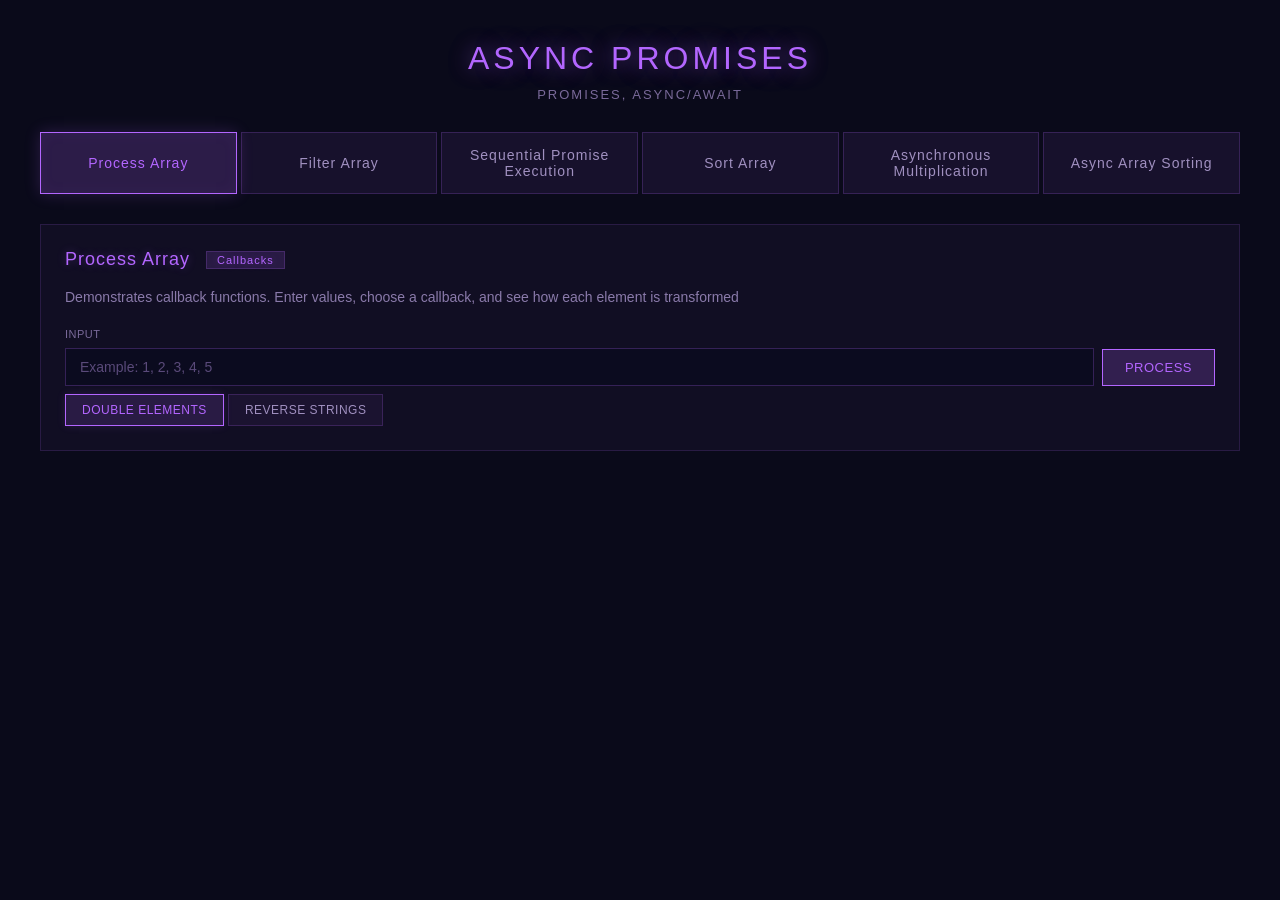
<file: AsyncPromises/index.html>
<!doctype html>
<html lang="en">
<head>
    <meta charset="UTF-8" />
    <meta name="viewport" content="width=device-width, initial-scale=1.0" />
    <title>Async Promises</title>
    <link rel="stylesheet" href="styles/reset.css" />
    <link rel="stylesheet" href="styles/layout.css" />
    <link rel="stylesheet" href="styles/components.css" />
    <link rel="stylesheet" href="styles/tasks.css" />
</head>
<body>
    <div class="container">
        <h1>Async Promises</h1>
        <div class="subtitle">Promises, async/await</div>

        <div class="tabs">
            <button class="tab-btn active" data-tab="process-array">Process Array</button>
            <button class="tab-btn" data-tab="filter-array">Filter Array</button>
            <button class="tab-btn" data-tab="promise-chain">Sequential Promise Execution</button>
            <button class="tab-btn" data-tab="sort-array">Sort Array</button>
            <button class="tab-btn" data-tab="multiply-async">Asynchronous Multiplication</button>
            <button class="tab-btn" data-tab="async-sort">Async Array Sorting</button>
        </div>

        <div id="process-array" class="tab-content active"></div>
        <div id="filter-array" class="tab-content"></div>
        <div id="promise-chain" class="tab-content"></div>
        <div id="sort-array" class="tab-content"></div>
        <div id="multiply-async" class="tab-content"></div>
        <div id="async-sort" class="tab-content"></div>
    </div>

    <script src="src/core/constants.js"></script>
    <script src="src/core/parser.js"></script>
    <script src="src/core/validation.js"></script>
    <script src="src/core/ui.js"></script>
    <script src="src/core/dom.js"></script>
    <script src="src/core/helpers.js"></script>
    <script src="src/callbacks/processArray.js"></script>
    <script src="src/callbacks/filterArray.js"></script>
    <script src="src/promises/chores.js"></script>
    <script src="src/promises/sortArray.js"></script>
    <script src="src/promises/multiplyAsync.js"></script>
    <script src="src/app.js"></script>
    <script src="src/renderers/renderProcessArray.js"></script>
    <script src="src/renderers/renderFilterArray.js"></script>
    <script src="src/renderers/renderPromiseChain.js"></script>
    <script src="src/renderers/renderSortArray.js"></script>
    <script src="src/renderers/renderMultiplyAsync.js"></script>
    <script src="src/renderers/renderAsyncSort.js"></script>
    <script src="src/main.js"></script>
</body>
</html>
</file>
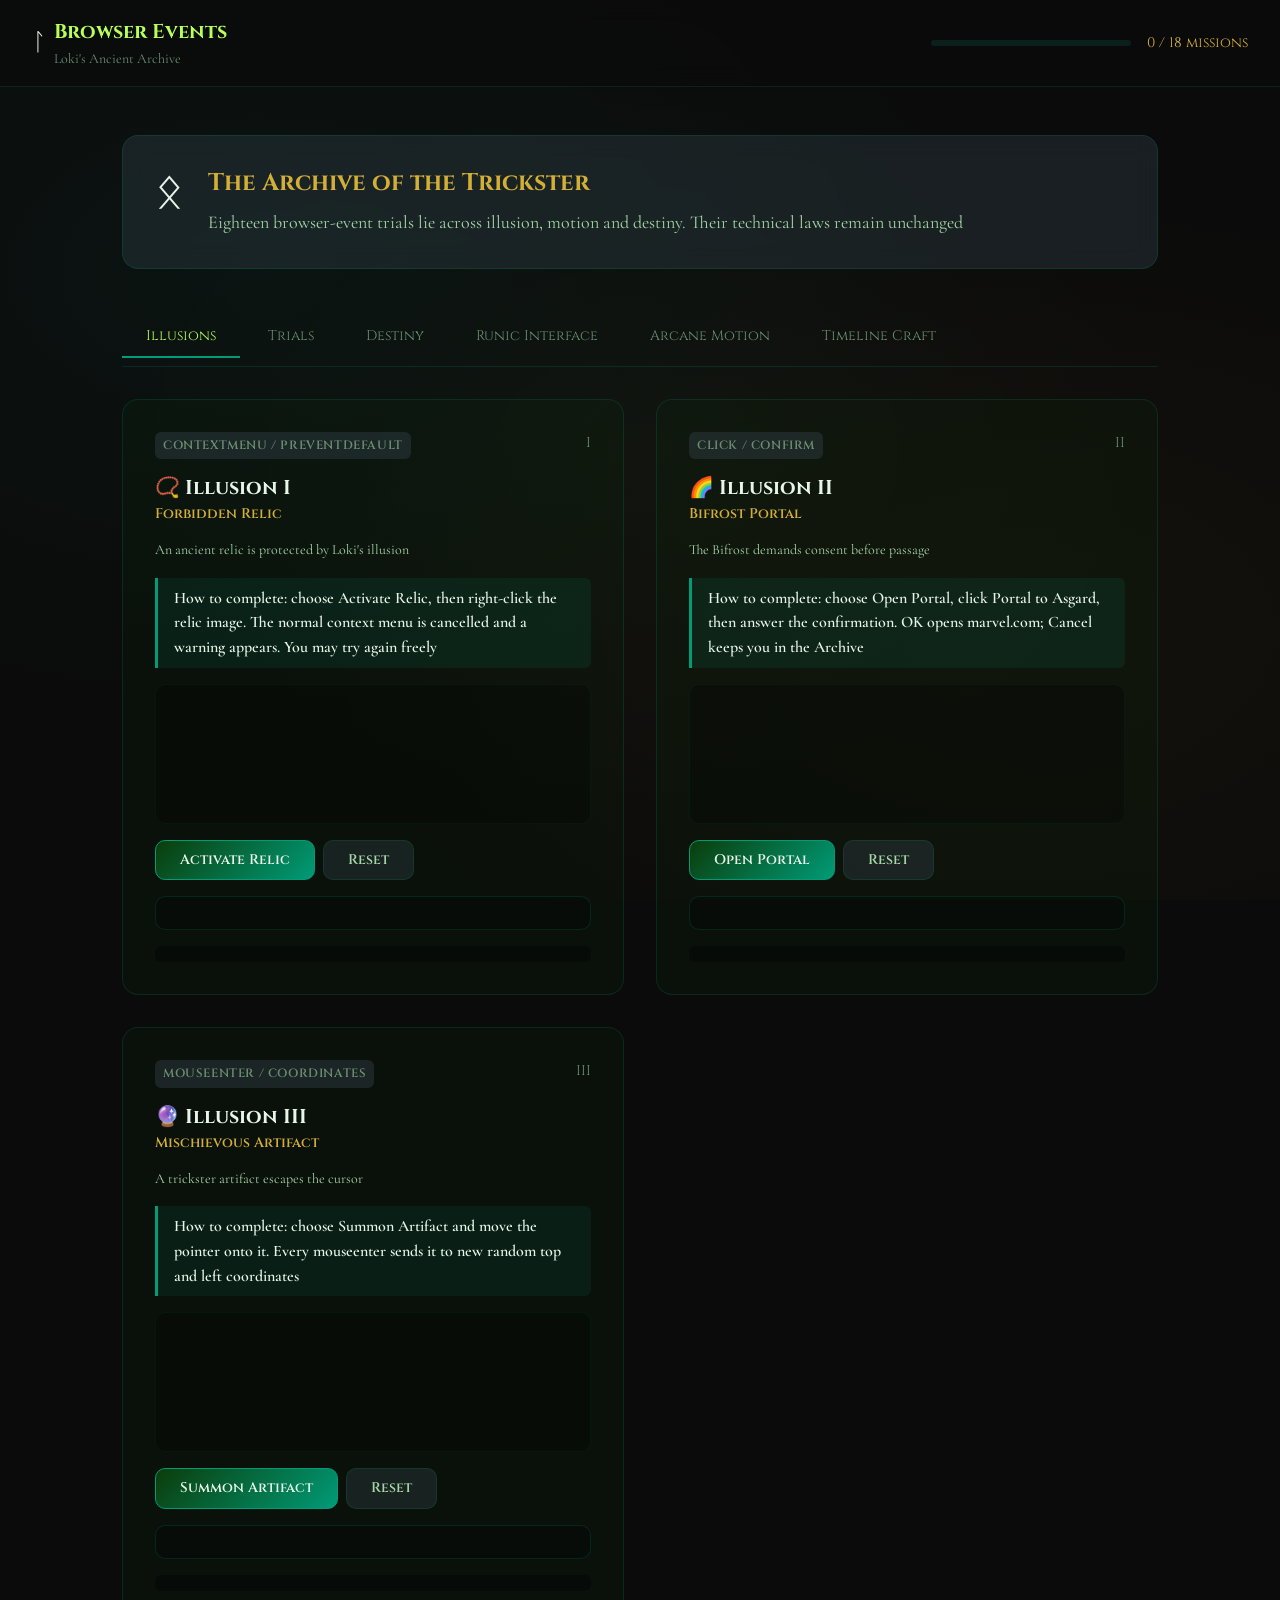
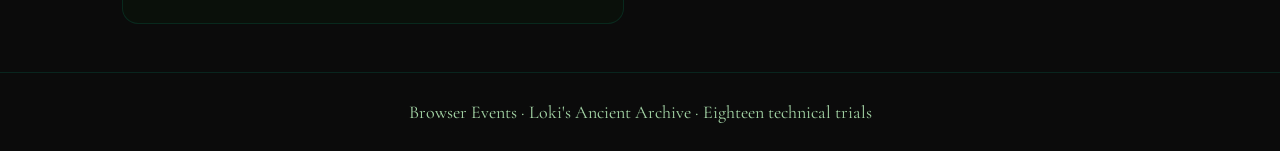
<file: BrowserEventHandling/index.html>
<!DOCTYPE html>
<html lang="en">
    <head>
        <meta charset="UTF-8">
        <meta name="viewport" content="width=device-width, initial-scale=1.0">
        <title>Browser Events — Loki's Archive</title>
        <link rel="preconnect" href="https://fonts.googleapis.com">
        <link rel="preconnect" href="https://fonts.gstatic.com" crossorigin>
        <link href="https://fonts.googleapis.com/css2?family=Cinzel:wght@400;600;700&family=Cormorant+Garamond:ital,wght@0,400;0,500;0,600;1,400&display=swap" rel="stylesheet">
        <link rel="stylesheet" href="css/variables.css">
        <link rel="stylesheet" href="css/reset.css">
        <link rel="stylesheet" href="css/base.css">
        <link rel="stylesheet" href="css/animations.css">
        <link rel="stylesheet" href="css/layout.css">
        <link rel="stylesheet" href="css/components.css">
        <link rel="stylesheet" href="css/utilities.css">
    </head>
    <body>
        <div class="app-container">
            <header class="app-header">
                <div class="app-header__logo">
                    <span class="app-header__logo-icon" aria-hidden="true">ᛚ</span>
                    <div>
                        <div class="app-header__title">
                            Browser Events
                        </div>
                        <div class="app-header__subtitle">
                            Loki's Ancient Archive
                        </div>
                    </div>
                </div>
                <div class="app-header__progress">
                    <div class="progress-bar" role="progressbar" aria-label="Completed missions" aria-valuemin="0" aria-valuemax="18" aria-valuenow="0">
                        <div class="progress-bar__fill">
                        </div>
                    </div>
                    <span class="progress-label">0 / 18 missions</span>
                </div>
            </header>
            <main class="app-main">
                <section class="mission-banner animate-fade-in-up" aria-labelledby="mission-title">
                    <div class="mission-banner__icon" aria-hidden="true">
                        ᛟ
                    </div>
                    <div class="mission-banner__content">
                        <h1 class="mission-banner__title" id="mission-title">The Archive of the Trickster</h1>
                        <p class="mission-banner__description">Eighteen browser-event trials lie across illusion, motion and destiny. Their technical laws remain unchanged</p>
                    </div>
                </section>
                <nav class="tabs-nav" role="tablist" aria-label="Trial groups">
                    <button class="tab-btn active" id="tab-illusions" type="button" role="tab" aria-selected="true" aria-controls="illusions" data-tab="illusions">Illusions</button>
                    <button class="tab-btn" id="tab-trials" type="button" role="tab" aria-selected="false" aria-controls="trials" data-tab="trials">Trials</button>
                    <button class="tab-btn" id="tab-destiny" type="button" role="tab" aria-selected="false" aria-controls="destiny" data-tab="destiny">Destiny</button>
                    <button class="tab-btn" id="tab-interface" type="button" role="tab" aria-selected="false" aria-controls="interface" data-tab="interface">Runic Interface</button>
                    <button class="tab-btn" id="tab-motion" type="button" role="tab" aria-selected="false" aria-controls="motion" data-tab="motion">Arcane Motion</button>
                    <button class="tab-btn" id="tab-craft" type="button" role="tab" aria-selected="false" aria-controls="craft" data-tab="craft">Timeline Craft</button>
                </nav>
                <section class="tab-panel active" id="illusions" role="tabpanel" aria-labelledby="tab-illusions">
                    <div class="task-grid">
                        <article class="mission-card" data-mission-id="forbidden-relic">
                            <div class="mission-card__header"><span class="mission-card__badge mission-card__badge--pending">contextmenu / preventDefault</span> <span class="mission-card__number">I</span></div>
                            <h2 class="mission-card__title">📿 Illusion I</h2>
                            <h3 class="mission-card__subtitle">Forbidden Relic</h3>
                            <p class="mission-card__briefing">An ancient relic is protected by Loki's illusion</p>
                            <p class="mission-card__objective">How to complete: choose Activate Relic, then right-click the relic image. The normal context menu is cancelled and a warning appears. You may try again freely</p>
                            <div class="mission-card__visual" id="forbidden-relic-visual"></div>
                            <div class="mission-card__actions"><button class="btn btn--primary" type="button" data-task="forbidden-relic" data-action="activate">Activate Relic</button> <button class="btn btn--secondary" type="button" data-task="forbidden-relic" data-action="reset">Reset</button></div>
                            <div class="result-panel" id="forbidden-relic-result" aria-live="polite"></div>
                            <div class="event-log" id="forbidden-relic-log" aria-live="polite"></div>
                        </article>
                        <article class="mission-card" data-mission-id="bifrost-portal">
                            <div class="mission-card__header"><span class="mission-card__badge mission-card__badge--pending">click / confirm</span> <span class="mission-card__number">II</span></div>
                            <h2 class="mission-card__title">🌈 Illusion II</h2>
                            <h3 class="mission-card__subtitle">Bifrost Portal</h3>
                            <p class="mission-card__briefing">The Bifrost demands consent before passage</p>
                            <p class="mission-card__objective">How to complete: choose Open Portal, click Portal to Asgard, then answer the confirmation. OK opens marvel.com; Cancel keeps you in the Archive</p>
                            <div class="mission-card__visual" id="bifrost-portal-visual"></div>
                            <div class="mission-card__actions"><button class="btn btn--primary" type="button" data-task="bifrost-portal" data-action="activate">Open Portal</button> <button class="btn btn--secondary" type="button" data-task="bifrost-portal" data-action="reset">Reset</button></div>
                            <div class="result-panel" id="bifrost-portal-result" aria-live="polite"></div>
                            <div class="event-log" id="bifrost-portal-log" aria-live="polite"></div>
                        </article>
                        <article class="mission-card" data-mission-id="mischievous-artifact">
                            <div class="mission-card__header"><span class="mission-card__badge mission-card__badge--pending">mouseenter / coordinates</span> <span class="mission-card__number">III</span></div>
                            <h2 class="mission-card__title">🔮 Illusion III</h2>
                            <h3 class="mission-card__subtitle">Mischievous Artifact</h3>
                            <p class="mission-card__briefing">A trickster artifact escapes the cursor</p>
                            <p class="mission-card__objective">How to complete: choose Summon Artifact and move the pointer onto it. Every mouseenter sends it to new random top and left coordinates</p>
                            <div class="mission-card__visual" id="mischievous-artifact-visual"></div>
                            <div class="mission-card__actions"><button class="btn btn--primary" type="button" data-task="mischievous-artifact" data-action="activate">Summon Artifact</button> <button class="btn btn--secondary" type="button" data-task="mischievous-artifact" data-action="reset">Reset</button></div>
                            <div class="result-panel" id="mischievous-artifact-result" aria-live="polite"></div>
                            <div class="event-log" id="mischievous-artifact-log" aria-live="polite"></div>
                        </article>
                    </div>
                </section>
                <section class="tab-panel" id="trials" role="tabpanel" aria-labelledby="tab-trials" hidden>
                    <div class="task-grid">
                        <article class="mission-card" data-mission-id="council-of-realms">
                            <div class="mission-card__header"><span class="mission-card__badge mission-card__badge--pending">delegation / closest()</span> <span class="mission-card__number">I</span></div>
                            <h2 class="mission-card__title">👑 Trial I</h2>
                            <h3 class="mission-card__subtitle">Council of Realms</h3>
                            <p class="mission-card__briefing">Council records may be dismissed from one table</p>
                            <p class="mission-card__objective">How to complete: choose Convene Council, then press Dismiss on any row. One table listener removes that row. Continue dismissing other members without Reset</p>
                            <div class="mission-card__visual" id="council-of-realms-visual"></div>
                            <div class="mission-card__actions"><button class="btn btn--primary" type="button" data-task="council-of-realms" data-action="activate">Convene Council</button> <button class="btn btn--secondary" type="button" data-task="council-of-realms" data-action="reset">Reset</button></div>
                            <div class="result-panel" id="council-of-realms-result" aria-live="polite"></div>
                            <div class="event-log" id="council-of-realms-log" aria-live="polite"></div>
                        </article>
                        <article class="mission-card" data-mission-id="archive-of-illusions">
                            <div class="mission-card__header"><span class="mission-card__badge mission-card__badge--pending">delegation / computed style</span> <span class="mission-card__number">II</span></div>
                            <h2 class="mission-card__title">📖 Trial II</h2>
                            <h3 class="mission-card__subtitle">Archive of Illusions</h3>
                            <p class="mission-card__briefing">Fifty magical runes alter the page aura</p>
                            <p class="mission-card__objective">How to complete: choose Open Archive and click any rune. The page adopts its computed color. Select other runes as many times as you wish</p>
                            <div class="mission-card__visual" id="archive-of-illusions-visual"></div>
                            <div class="mission-card__actions"><button class="btn btn--primary" type="button" data-task="archive-of-illusions" data-action="activate">Open Archive</button> <button class="btn btn--secondary" type="button" data-task="archive-of-illusions" data-action="reset">Reset</button></div>
                            <div class="result-panel" id="archive-of-illusions-result" aria-live="polite"></div>
                            <div class="event-log" id="archive-of-illusions-log" aria-live="polite"></div>
                        </article>
                        <article class="mission-card" data-mission-id="hall-of-echoes">
                            <div class="mission-card__header"><span class="mission-card__badge mission-card__badge--pending">bubbling / stopPropagation</span> <span class="mission-card__number">III</span></div>
                            <h2 class="mission-card__title">🔔 Trial III</h2>
                            <h3 class="mission-card__subtitle">Hall of Echoes</h3>
                            <p class="mission-card__briefing">An echo crosses three nested chambers</p>
                            <p class="mission-card__objective">How to complete: choose Enter Hall. Click Hidden Core once to log Hidden Core → Rune Chamber → Outer Hall. Click it again to stop propagation inside Hidden Core</p>
                            <div class="mission-card__visual" id="hall-of-echoes-visual"></div>
                            <div class="mission-card__actions"><button class="btn btn--primary" type="button" data-task="hall-of-echoes" data-action="activate">Enter Hall</button> <button class="btn btn--secondary" type="button" data-task="hall-of-echoes" data-action="reset">Reset</button></div>
                            <div class="result-panel" id="hall-of-echoes-result" aria-live="polite"></div>
                            <div class="event-log" id="hall-of-echoes-log" aria-live="polite"></div>
                        </article>
                    </div>
                </section>
                <section class="tab-panel" id="destiny" role="tabpanel" aria-labelledby="tab-destiny" hidden>
                    <div class="task-grid">
                        <article class="mission-card" data-mission-id="sacred-relic">
                            <div class="mission-card__header"><span class="mission-card__badge mission-card__badge--pending">CustomEvent / detail</span> <span class="mission-card__number">I</span></div>
                            <h2 class="mission-card__title">⚔️ Destiny I</h2>
                            <h3 class="mission-card__subtitle">The Sacred Relic</h3>
                            <p class="mission-card__briefing">A relic shelf speaks to an independent Ancient Vault</p>
                            <p class="mission-card__objective">How to complete: choose Reveal Relic, then press Claim Relic. Every click dispatches artifact-claimed and the independent Ancient Vault updates its count and power</p>
                            <div class="mission-card__visual" id="sacred-relic-visual"></div>
                            <div class="mission-card__actions"><button class="btn btn--primary" type="button" data-task="sacred-relic" data-action="activate">Reveal Relic</button> <button class="btn btn--secondary" type="button" data-task="sacred-relic" data-action="reset">Reset</button></div>
                            <div class="result-panel" id="sacred-relic-result" aria-live="polite"></div>
                            <div class="event-log" id="sacred-relic-log" aria-live="polite"></div>
                        </article>
                        <article class="mission-card" data-mission-id="secret-rune-sequence">
                            <div class="mission-card__header"><span class="mission-card__badge mission-card__badge--pending">keydown / buffer</span> <span class="mission-card__number">II</span></div>
                            <h2 class="mission-card__title">🔐 Destiny II</h2>
                            <h3 class="mission-card__subtitle">Secret Rune Sequence</h3>
                            <p class="mission-card__briefing">A hidden identity waits behind four letters</p>
                            <p class="mission-card__objective">How to complete: choose Begin Incantation and press L, O, K, I once each. Held-key repeats are ignored, so one physical press always fills one rune slot</p>
                            <div class="mission-card__visual" id="secret-rune-sequence-visual"></div>
                            <div class="mission-card__actions"><button class="btn btn--primary" type="button" data-task="secret-rune-sequence" data-action="activate">Begin Incantation</button> <button class="btn btn--secondary" type="button" data-task="secret-rune-sequence" data-action="reset">Reset</button></div>
                            <div class="result-panel" id="secret-rune-sequence-result" aria-live="polite"></div>
                            <div class="event-log" id="secret-rune-sequence-log" aria-live="polite"></div>
                        </article>
                        <article class="mission-card" data-mission-id="temporal-echo">
                            <div class="mission-card__header"><span class="mission-card__badge mission-card__badge--pending">click / Date.now()</span> <span class="mission-card__number">III</span></div>
                            <h2 class="mission-card__title">⏳ Destiny III</h2>
                            <h3 class="mission-card__subtitle">Temporal Echo</h3>
                            <p class="mission-card__briefing">Two rapid touches awaken a dormant relic</p>
                            <p class="mission-card__objective">How to complete: choose Reveal Echo and click the relic twice within 500 ms. Each valid pair awakens it; repeat the pair whenever you wish</p>
                            <div class="mission-card__visual" id="temporal-echo-visual"></div>
                            <div class="mission-card__actions"><button class="btn btn--primary" type="button" data-task="temporal-echo" data-action="activate">Reveal Echo</button> <button class="btn btn--secondary" type="button" data-task="temporal-echo" data-action="reset">Reset</button></div>
                            <div class="result-panel" id="temporal-echo-result" aria-live="polite"></div>
                            <div class="event-log" id="temporal-echo-log" aria-live="polite"></div>
                        </article>
                    </div>
                </section>
                <section class="tab-panel" id="interface" role="tabpanel" aria-labelledby="tab-interface" hidden>
                    <div class="task-grid">
                        <article class="mission-card" data-mission-id="emerald-familiar">
                            <div class="mission-card__header"><span class="mission-card__badge mission-card__badge--pending">mousemove / clientX,Y</span> <span class="mission-card__number">I</span></div>
                            <h2 class="mission-card__title">🟢 Interface I</h2>
                            <h3 class="mission-card__subtitle">Emerald Familiar</h3>
                            <p class="mission-card__briefing">A small familiar follows motion through the chamber</p>
                            <p class="mission-card__objective">How to complete: choose Summon Familiar and move the cursor across the chamber. The orb follows clientX and clientY with a small smooth delay</p>
                            <div class="mission-card__visual" id="emerald-familiar-visual"></div>
                            <div class="mission-card__actions"><button class="btn btn--primary" type="button" data-task="emerald-familiar" data-action="activate">Summon Familiar</button> <button class="btn btn--secondary" type="button" data-task="emerald-familiar" data-action="reset">Reset</button></div>
                            <div class="result-panel" id="emerald-familiar-result" aria-live="polite"></div>
                            <div class="event-log" id="emerald-familiar-log" aria-live="polite"></div>
                        </article>
                        <article class="mission-card" data-mission-id="pure-rune-script">
                            <div class="mission-card__header"><span class="mission-card__badge mission-card__badge--pending">keydown / event.key</span> <span class="mission-card__number">II</span></div>
                            <h2 class="mission-card__title">✒️ Interface II</h2>
                            <h3 class="mission-card__subtitle">Pure Rune Script</h3>
                            <p class="mission-card__briefing">The Sacred Scroll accepts letters alone</p>
                            <p class="mission-card__objective">How to complete: choose Open Scroll, type a few letters, then deliberately press a digit such as 7 or a symbol such as @. The forbidden key must not appear and the field turns red for one second</p>
                            <div class="mission-card__visual" id="pure-rune-script-visual"></div>
                            <div class="mission-card__actions"><button class="btn btn--primary" type="button" data-task="pure-rune-script" data-action="activate">Open Scroll</button> <button class="btn btn--secondary" type="button" data-task="pure-rune-script" data-action="reset">Reset</button></div>
                            <div class="result-panel" id="pure-rune-script-result" aria-live="polite"></div>
                            <div class="event-log" id="pure-rune-script-log" aria-live="polite"></div>
                        </article>
                        <article class="mission-card" data-mission-id="timeline-ascent">
                            <div class="mission-card__header"><span class="mission-card__badge mission-card__badge--pending">scroll / scrollTo</span> <span class="mission-card__number">III</span></div>
                            <h2 class="mission-card__title">⬆️ Interface III</h2>
                            <h3 class="mission-card__subtitle">Timeline Ascent</h3>
                            <p class="mission-card__briefing">A sigil returns the Archive to its beginning</p>
                            <p class="mission-card__objective">How to complete: choose Bind Ascent Sigil, scroll farther than one viewport, then use the fixed gold button to return smoothly to the top</p>
                            <div class="mission-card__visual" id="timeline-ascent-visual"></div>
                            <div class="mission-card__actions"><button class="btn btn--primary" type="button" data-task="timeline-ascent" data-action="activate">Bind Ascent Sigil</button> <button class="btn btn--secondary" type="button" data-task="timeline-ascent" data-action="reset">Reset</button></div>
                            <div class="result-panel" id="timeline-ascent-result" aria-live="polite"></div>
                            <div class="event-log" id="timeline-ascent-log" aria-live="polite"></div>
                        </article>
                    </div>
                </section>
                <section class="tab-panel" id="motion" role="tabpanel" aria-labelledby="tab-motion" hidden>
                    <div class="task-grid">
                        <article class="mission-card" data-mission-id="trickster-path">
                            <div class="mission-card__header"><span class="mission-card__badge mission-card__badge--pending">keydown / style.top,left</span> <span class="mission-card__number">I</span></div>
                            <h2 class="mission-card__title">♟️ Motion I</h2>
                            <h3 class="mission-card__subtitle">Trickster's Path</h3>
                            <p class="mission-card__briefing">Loki's sigil moves within a sealed arena</p>
                            <p class="mission-card__objective">How to complete: the rune ᛚ is the hero — you do not type it. Choose Open Arena and use the physical keyboard arrows ← ↑ ↓ →. To run, hold Shift while pressing an arrow</p>
                            <div class="mission-card__visual" id="trickster-path-visual"></div>
                            <div class="mission-card__actions"><button class="btn btn--primary" type="button" data-task="trickster-path" data-action="activate">Open Arena</button> <button class="btn btn--secondary" type="button" data-task="trickster-path" data-action="reset">Reset</button></div>
                            <div class="result-panel" id="trickster-path-result" aria-live="polite"></div>
                            <div class="event-log" id="trickster-path-log" aria-live="polite"></div>
                        </article>
                        <article class="mission-card" data-mission-id="enchantment-resonance">
                            <div class="mission-card__header"><span class="mission-card__badge mission-card__badge--pending">mousedown / mousemove / mouseup</span> <span class="mission-card__number">II</span></div>
                            <h2 class="mission-card__title">🎚️ Motion II</h2>
                            <h3 class="mission-card__subtitle">Enchantment Resonance</h3>
                            <p class="mission-card__briefing">A rune controls the strength of an enchantment</p>
                            <p class="mission-card__objective">How to complete: choose Tune Enchantment. Press the thumb, drag it along the track, and release it. You can adjust it repeatedly without Reset</p>
                            <div class="mission-card__visual" id="enchantment-resonance-visual"></div>
                            <div class="mission-card__actions"><button class="btn btn--primary" type="button" data-task="enchantment-resonance" data-action="activate">Tune Enchantment</button> <button class="btn btn--secondary" type="button" data-task="enchantment-resonance" data-action="reset">Reset</button></div>
                            <div class="result-panel" id="enchantment-resonance-result" aria-live="polite"></div>
                            <div class="event-log" id="enchantment-resonance-log" aria-live="polite"></div>
                        </article>
                        <article class="mission-card" data-mission-id="endless-archive">
                            <div class="mission-card__header"><span class="mission-card__badge mission-card__badge--pending">scroll / page metrics</span> <span class="mission-card__number">III</span></div>
                            <h2 class="mission-card__title">📜 Motion III</h2>
                            <h3 class="mission-card__subtitle">Endless Archive</h3>
                            <p class="mission-card__briefing">New chronicles emerge near the end of the page</p>
                            <p class="mission-card__objective">How to complete: choose Open Endless Archive and scroll within 100 px of the page bottom. One batch of five chronicles loads per approach; the safe demonstration limit is 40 records</p>
                            <div class="mission-card__visual" id="endless-archive-visual"></div>
                            <div class="mission-card__actions"><button class="btn btn--primary" type="button" data-task="endless-archive" data-action="activate">Open Endless Archive</button> <button class="btn btn--secondary" type="button" data-task="endless-archive" data-action="reset">Reset</button></div>
                            <div class="result-panel" id="endless-archive-result" aria-live="polite"></div>
                            <div class="event-log" id="endless-archive-log" aria-live="polite"></div>
                        </article>
                    </div>
                </section>
                <section class="tab-panel" id="craft" role="tabpanel" aria-labelledby="tab-craft" hidden>
                    <div class="task-grid">
                        <article class="mission-card" data-mission-id="fate-board">
                            <div class="mission-card__header"><span class="mission-card__badge mission-card__badge--pending">native drag and drop</span> <span class="mission-card__number">I</span></div>
                            <h2 class="mission-card__title">🗂️ Craft I</h2>
                            <h3 class="mission-card__subtitle">Board of Fate</h3>
                            <p class="mission-card__briefing">Destiny cards travel between three chambers</p>
                            <p class="mission-card__objective">How to complete: choose Open Fate Board and drag any card into another column. Native dragstart, dragover and drop remain available for further moves</p>
                            <div class="mission-card__visual" id="fate-board-visual"></div>
                            <div class="mission-card__actions"><button class="btn btn--primary" type="button" data-task="fate-board" data-action="activate">Open Fate Board</button> <button class="btn btn--secondary" type="button" data-task="fate-board" data-action="reset">Reset</button></div>
                            <div class="result-panel" id="fate-board-result" aria-live="polite"></div>
                            <div class="event-log" id="fate-board-log" aria-live="polite"></div>
                        </article>
                        <article class="mission-card" data-mission-id="illusion-selection">
                            <div class="mission-card__header"><span class="mission-card__badge mission-card__badge--pending">mouse geometry / intersection</span> <span class="mission-card__number">II</span></div>
                            <h2 class="mission-card__title">🖥️ Craft II</h2>
                            <h3 class="mission-card__subtitle">Illusion Selection</h3>
                            <p class="mission-card__briefing">Hidden scrolls can be selected as on a desktop</p>
                            <p class="mission-card__objective">How to complete: choose Open Illusion Desktop, press the dotted empty background and drag across scroll icons. This is selection, not Drag and Drop: the icons do not move. The rectangle disappears on release, while selected icons stay highlighted</p>
                            <div class="mission-card__visual" id="illusion-selection-visual"></div>
                            <div class="mission-card__actions"><button class="btn btn--primary" type="button" data-task="illusion-selection" data-action="activate">Open Illusion Desktop</button> <button class="btn btn--secondary" type="button" data-task="illusion-selection" data-action="reset">Reset</button></div>
                            <div class="result-panel" id="illusion-selection-result" aria-live="polite"></div>
                            <div class="event-log" id="illusion-selection-log" aria-live="polite"></div>
                        </article>
                        <article class="mission-card" data-mission-id="timeline-scrollspy">
                            <div class="mission-card__header"><span class="mission-card__badge mission-card__badge--pending">scrollIntoView / viewport</span> <span class="mission-card__number">III</span></div>
                            <h2 class="mission-card__title">🧭 Craft III</h2>
                            <h3 class="mission-card__subtitle">Timeline ScrollSpy</h3>
                            <p class="mission-card__briefing">A fixed Fate menu observes three long sections</p>
                            <p class="mission-card__objective">How to complete: choose Open Timeline Map. Use the fixed menu for smooth navigation or scroll manually. The visible section is highlighted; reach Hidden Future to complete</p>
                            <div class="mission-card__visual" id="timeline-scrollspy-visual"></div>
                            <div class="mission-card__actions"><button class="btn btn--primary" type="button" data-task="timeline-scrollspy" data-action="activate">Open Timeline Map</button> <button class="btn btn--secondary" type="button" data-task="timeline-scrollspy" data-action="reset">Reset</button></div>
                            <div class="result-panel" id="timeline-scrollspy-result" aria-live="polite"></div>
                            <div class="event-log" id="timeline-scrollspy-log" aria-live="polite"></div>
                        </article>
                    </div>
                </section>
            </main>
            <footer class="app-footer">
                <p>Browser Events · Loki's Ancient Archive · Eighteen technical trials</p>
            </footer>
            <div class="toast-container" aria-live="polite" aria-atomic="true"></div>
        </div>
        <script src="js/constants/app.constants.js"></script>
        <script src="js/constants/ui.constants.js"></script>
        <script src="js/constants/animation.constants.js"></script>
        <script src="js/core/dom.js"></script>
        <script src="js/core/ui.js"></script>
        <script src="js/tasks/forbidden-relic.js"></script>
        <script src="js/tasks/bifrost-portal.js"></script>
        <script src="js/tasks/mischievous-artifact.js"></script>
        <script src="js/tasks/council-of-realms.js"></script>
        <script src="js/tasks/archive-of-illusions.js"></script>
        <script src="js/tasks/hall-of-echoes.js"></script>
        <script src="js/tasks/sacred-relic.js"></script>
        <script src="js/tasks/secret-rune-sequence.js"></script>
        <script src="js/tasks/temporal-echo.js"></script>
        <script src="js/tasks/emerald-familiar.js"></script>
        <script src="js/tasks/pure-rune-script.js"></script>
        <script src="js/tasks/timeline-ascent.js"></script>
        <script src="js/tasks/trickster-path.js"></script>
        <script src="js/tasks/enchantment-resonance.js"></script>
        <script src="js/tasks/endless-archive.js"></script>
        <script src="js/tasks/fate-board.js"></script>
        <script src="js/tasks/illusion-selection.js"></script>
        <script src="js/tasks/timeline-scrollspy.js"></script>
        <script src="js/main.js"></script>
    </body>
</html>
</file>
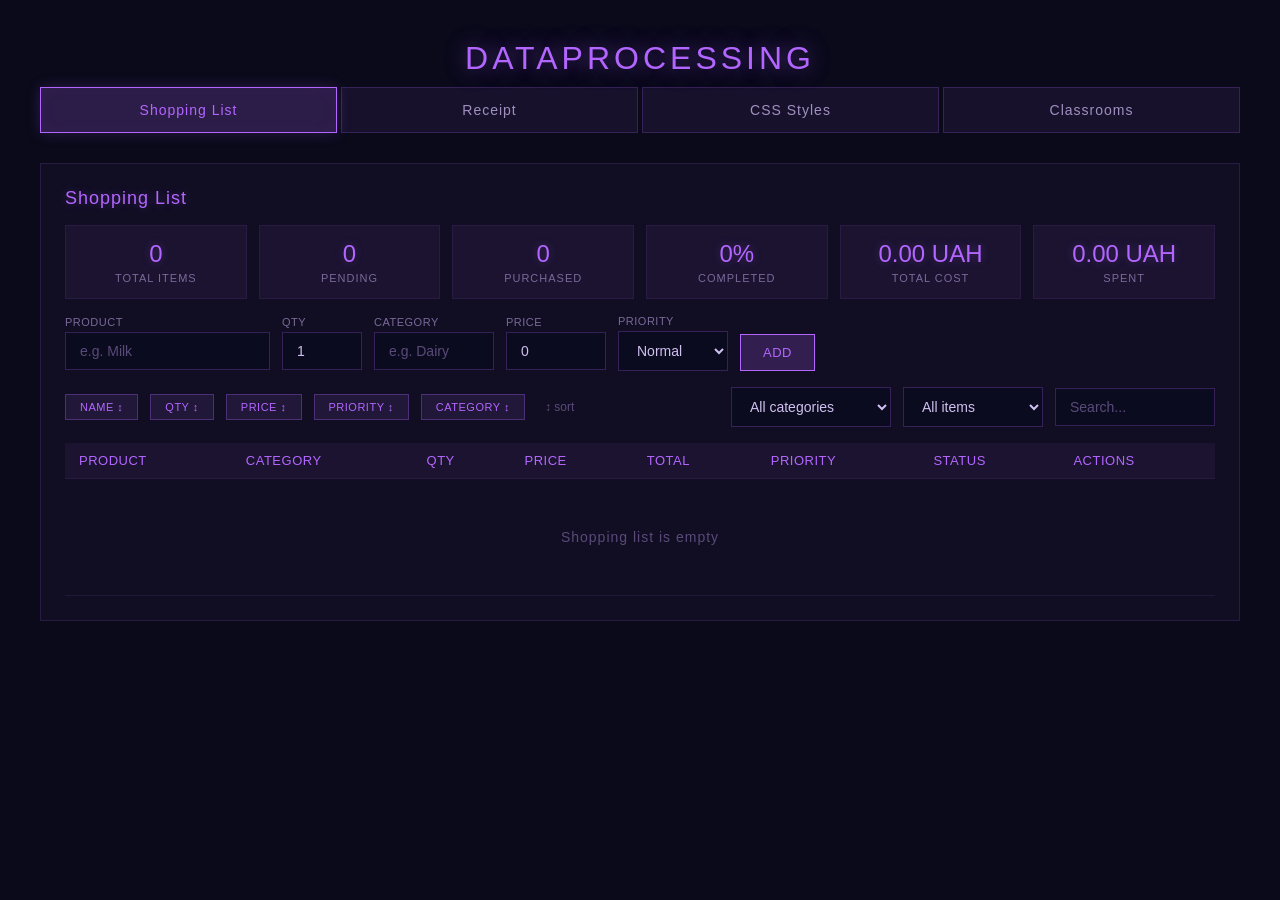
<file: DataProcessing/index.html>
<!doctype html>
<html lang="en">
  <head>
    <meta charset="UTF-8" />
    <meta name="viewport" content="width=device-width, initial-scale=1.0" />
    <title>DataProcessing</title>
    <script
      src="https://code.jquery.com/jquery-3.7.1.min.js"
      integrity="sha256-/JqT3SQfawRcv/BIHPThkBvs0OEvtFFmqPF/lYI/Cxo="
      crossorigin="anonymous"
    ></script>
    <link rel="stylesheet" href="css/reset.css" />
    <link rel="stylesheet" href="css/layout.css" />
    <link rel="stylesheet" href="css/components.css" />
    <link rel="stylesheet" href="css/tasks.css" />
  </head>
  <body>
    <div class="container">
      <h1>DataProcessing</h1>

      <div class="tabs">
        <button class="tab-btn active" data-tab="task1">Shopping List</button>
        <button class="tab-btn" data-tab="task2">Receipt</button>
        <button class="tab-btn" data-tab="task3">CSS Styles</button>
        <button class="tab-btn" data-tab="task4">Classrooms</button>
      </div>

      <div id="task1" class="tab-content active">
        <div class="card">
          <div class="card-title">Shopping List</div>
          <div class="stats-grid" id="shopping-stats"></div>
          <div class="flex-row" style="margin-bottom: 16px">
            <div class="field">
              <label class="field-label">Product</label>
              <input type="text" id="item-name" placeholder="e.g. Milk" />
            </div>
            <div class="field" style="width: 80px">
              <label class="field-label">Qty</label>
              <input type="number" id="item-quantity" value="1" min="1" />
            </div>
            <div class="field" style="width: 120px">
              <label class="field-label">Category</label>
              <input type="text" id="item-category" placeholder="e.g. Dairy" />
            </div>
            <div class="field" style="width: 100px">
              <label class="field-label">Price</label>
              <input
                type="number"
                id="item-price"
                placeholder="0.00"
                value="0"
                min="0"
                step="0.5"
              />
            </div>
            <div class="field" style="width: 110px">
              <label class="field-label">Priority</label>
              <select id="item-priority">
                <option value="low">Low</option>
                <option value="normal" selected>Normal</option>
                <option value="high">High</option>
              </select>
            </div>
            <button
              class="btn primary"
              id="btn-add-item"
              style="margin-top: 18px"
            >
              Add
            </button>
          </div>
          <div class="flex-row between" style="margin-bottom: 16px">
            <div class="flex-row">
              <button class="btn small" data-sort="name">Name</button>
              <button class="btn small" data-sort="quantity">Qty</button>
              <button class="btn small" data-sort="price">Price</button>
              <button class="btn small" data-sort="priority">Priority</button>
              <button class="btn small" data-sort="category">Category</button>
              <span style="color: #5a4a7a; font-size: 12px; margin-left: 8px"
                >↕ sort</span
              >
            </div>
            <div class="flex-row">
              <div style="width: 160px">
                <select id="filter-category">
                  <option value="all">All categories</option>
                </select>
              </div>
              <div style="width: 140px">
                <select id="filter-status">
                  <option value="all">All items</option>
                  <option value="unpurchased">Unpurchased only</option>
                  <option value="purchased">Purchased only</option>
                </select>
              </div>
              <div style="width: 160px">
                <input type="text" id="search-item" placeholder="Search..." />
              </div>
            </div>
          </div>
          <div id="shopping-table-container"></div>
        </div>
      </div>

      <div id="task2" class="tab-content">
        <div class="card">
          <div class="card-title">Receipt</div>
          <div class="stats-grid" id="receipt-stats"></div>
          <div class="flex-row" style="margin-bottom: 16px">
            <div class="field flex-grow">
              <label class="field-label">Product</label>
              <input type="text" id="receipt-name" placeholder="e.g. Coffee" />
            </div>
            <div class="field" style="width: 80px">
              <label class="field-label">Qty</label>
              <input type="number" id="receipt-quantity" value="1" min="1" />
            </div>
            <div class="field" style="width: 100px">
              <label class="field-label">Price</label>
              <input
                type="number"
                id="receipt-price"
                placeholder="0.00"
                value="0"
                min="0"
                step="0.5"
              />
            </div>
            <div class="field" style="width: 120px">
              <label class="field-label">Category</label>
              <input
                type="text"
                id="receipt-category"
                placeholder="e.g. Bakery"
              />
            </div>
            <div class="field" style="width: 100px">
              <label class="field-label">Disc (UAH)</label>
              <input
                type="number"
                id="receipt-discount"
                placeholder="0"
                value="0"
                min="0"
                step="0.5"
              />
            </div>
            <button
              class="btn primary"
              id="btn-add-receipt"
              style="margin-top: 18px"
            >
              Add
            </button>
          </div>
          <div class="flex-row" style="margin-bottom: 16px; gap: 8px">
            <div class="field" style="width: 140px">
              <label class="field-label">Receipt name</label>
              <input type="text" id="receipt-save-name" placeholder="e.g. Weekly" />
            </div>
            <button class="btn small" id="btn-receipt-save" style="margin-top: 18px">Save</button>
            <button class="btn small" id="btn-receipt-new" style="margin-top: 18px">New</button>
            <div class="field" style="width: 140px">
              <label class="field-label">Saved receipts</label>
              <select id="receipt-saves-select">
                <option value="">— select —</option>
              </select>
            </div>
            <button class="btn small" id="btn-receipt-load" style="margin-top: 18px">Load</button>
            <button class="btn small danger" id="btn-receipt-delete-save" style="margin-top: 18px">Delete</button>
          </div>
          <div class="flex-row between" style="margin-bottom: 16px">
            <div class="flex-row">
              <button class="btn small" data-receipt-sort="name">Name</button>
              <button class="btn small" data-receipt-sort="quantity">
                Qty
              </button>
              <button class="btn small" data-receipt-sort="price">Price</button>
              <button class="btn small" data-receipt-sort="total">Total</button>
              <span style="color: #5a4a7a; font-size: 12px; margin-left: 8px"
                >↕ sort</span
              >
            </div>
          </div>
          <div id="receipt-table-container"></div>
          <div id="receipt-total-container"></div>
        </div>
      </div>

      <div id="task3" class="tab-content">
        <div class="card">
          <div class="card-title">CSS Styles</div>
          <div class="flex-row" style="margin-bottom: 16px">
            <button class="preset-btn active" data-preset="heading">
              Heading
            </button>
            <button class="preset-btn" data-preset="alert">Alert</button>
            <button class="preset-btn" data-preset="highlight">
              Highlight
            </button>
            <button class="preset-btn" data-preset="code">Code</button>
            <button class="preset-btn" data-preset="custom">Custom</button>
          </div>
          <div id="style-table-container" style="margin-bottom: 16px"></div>
          <div class="flex-row" style="margin-bottom: 12px">
            <div class="field" style="width: 140px">
              <label class="field-label">Property</label>
              <input type="text" id="new-style-name" placeholder="e.g. color" />
            </div>
            <div class="field" style="width: 160px">
              <label class="field-label">Value</label>
              <input
                type="text"
                id="new-style-value"
                placeholder="e.g. #ff0000"
              />
            </div>
            <button
              class="btn small"
              id="btn-add-style"
              style="margin-top: 18px"
            >
              Add style
            </button>
            <button
              class="btn small danger"
              id="btn-clear-styles"
              style="margin-top: 18px"
            >
              Clear
            </button>
          </div>
          <div class="field" style="margin-bottom: 12px">
            <label class="field-label">Text to format</label>
            <input
              type="text"
              id="style-text-input"
              value="DataProcessing - JavaScript arrays, objects and methods"
            />
          </div>
          <div class="flex-row" style="margin-bottom: 16px">
            <button class="btn primary" id="btn-apply-styles">
              Apply styles
            </button>
            <button class="btn" id="btn-document-write">
              document.write()
            </button>
          </div>
          <div class="preview-box" id="style-preview">
            <span id="preview-text"
              >Click &laquo;Apply styles&raquo; to preview</span
            >
          </div>
          <div class="generated-code" id="generated-html"></div>
        </div>
      </div>

      <div id="task4" class="tab-content">
        <div class="card">
          <div class="card-title">Classrooms</div>
          <div class="stats-grid" id="classroom-stats"></div>
          <div class="flex-row between" style="margin-bottom: 16px">
            <div class="flex-row">
              <div style="width: 160px">
                <select id="filter-department">
                  <option value="all">All departments</option>
                </select>
              </div>
              <div style="width: 140px">
                <select id="filter-building">
                  <option value="all">All buildings</option>
                </select>
              </div>
              <div style="width: 130px">
                <select id="filter-equipment">
                  <option value="all">Any equipment</option>
                  <option value="projector">Projector</option>
                  <option value="computers">Computers</option>
                  <option value="both">Projector &amp; PC</option>
                </select>
              </div>
            </div>
            <div class="flex-row">
              <button class="btn small" data-classroom-sort="seats">
                ↕ Seats
              </button>
              <button class="btn small" data-classroom-sort="name">
                ↕ Name
              </button>
              <button class="btn small" data-classroom-sort="department">
                ↕ Dept
              </button>
              <button class="btn small" data-classroom-sort="building">
                ↕ Building
              </button>
              <button class="btn small" data-classroom-sort="floor">
                ↕ Floor
              </button>
            </div>
          </div>
          <div class="card-title" style="font-size: 15px">
            Find classroom for group
          </div>
          <div class="flex-row" style="margin-bottom: 16px">
            <div class="field flex-grow">
              <label class="field-label">Group name</label>
              <input type="text" id="group-name" value="Group CS-21" />
            </div>
            <div class="field" style="width: 100px">
              <label class="field-label">Students</label>
              <input
                type="number"
                id="group-students"
                value="15"
                min="1"
                max="30"
              />
            </div>
            <div class="field" style="width: 150px">
              <label class="field-label">Department</label>
              <select id="group-department">
                <option value="Computer Science">Computer Science</option>
                <option value="Mathematics">Mathematics</option>
                <option value="Physics">Physics</option>
                <option value="Linguistics">Linguistics</option>
                <option value="Biology">Biology</option>
              </select>
            </div>
            <button
              class="btn primary"
              id="btn-find-group"
              style="margin-top: 18px"
            >
              Find
            </button>
          </div>
          <div id="group-result"></div>
          <div id="classroom-list-container" style="margin-top: 16px"></div>
        </div>
      </div>
    </div>

    <script src="js/main.js"></script>
    <script src="js/shopping-list.js"></script>
    <script src="js/receipt.js"></script>
    <script src="js/css-styles.js"></script>
    <script src="js/classrooms.js"></script>
  </body>
</html>
</file>
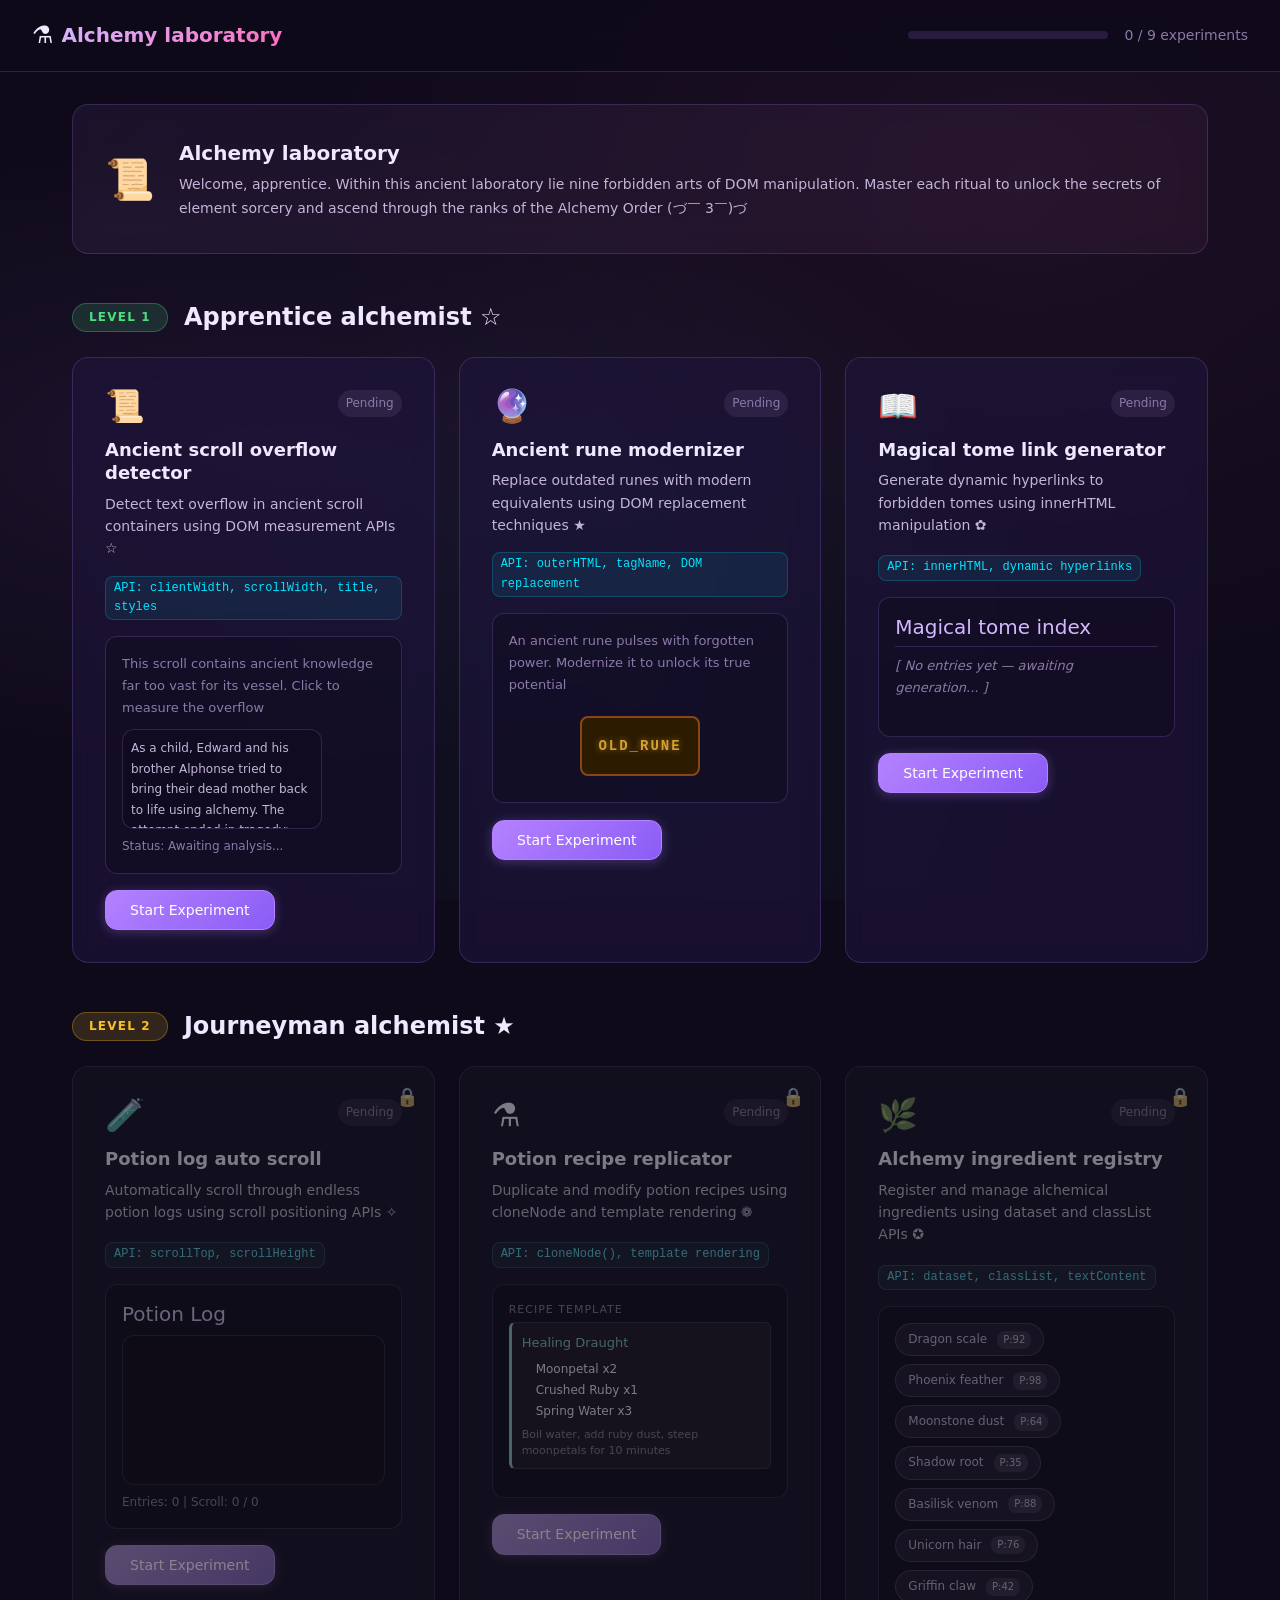
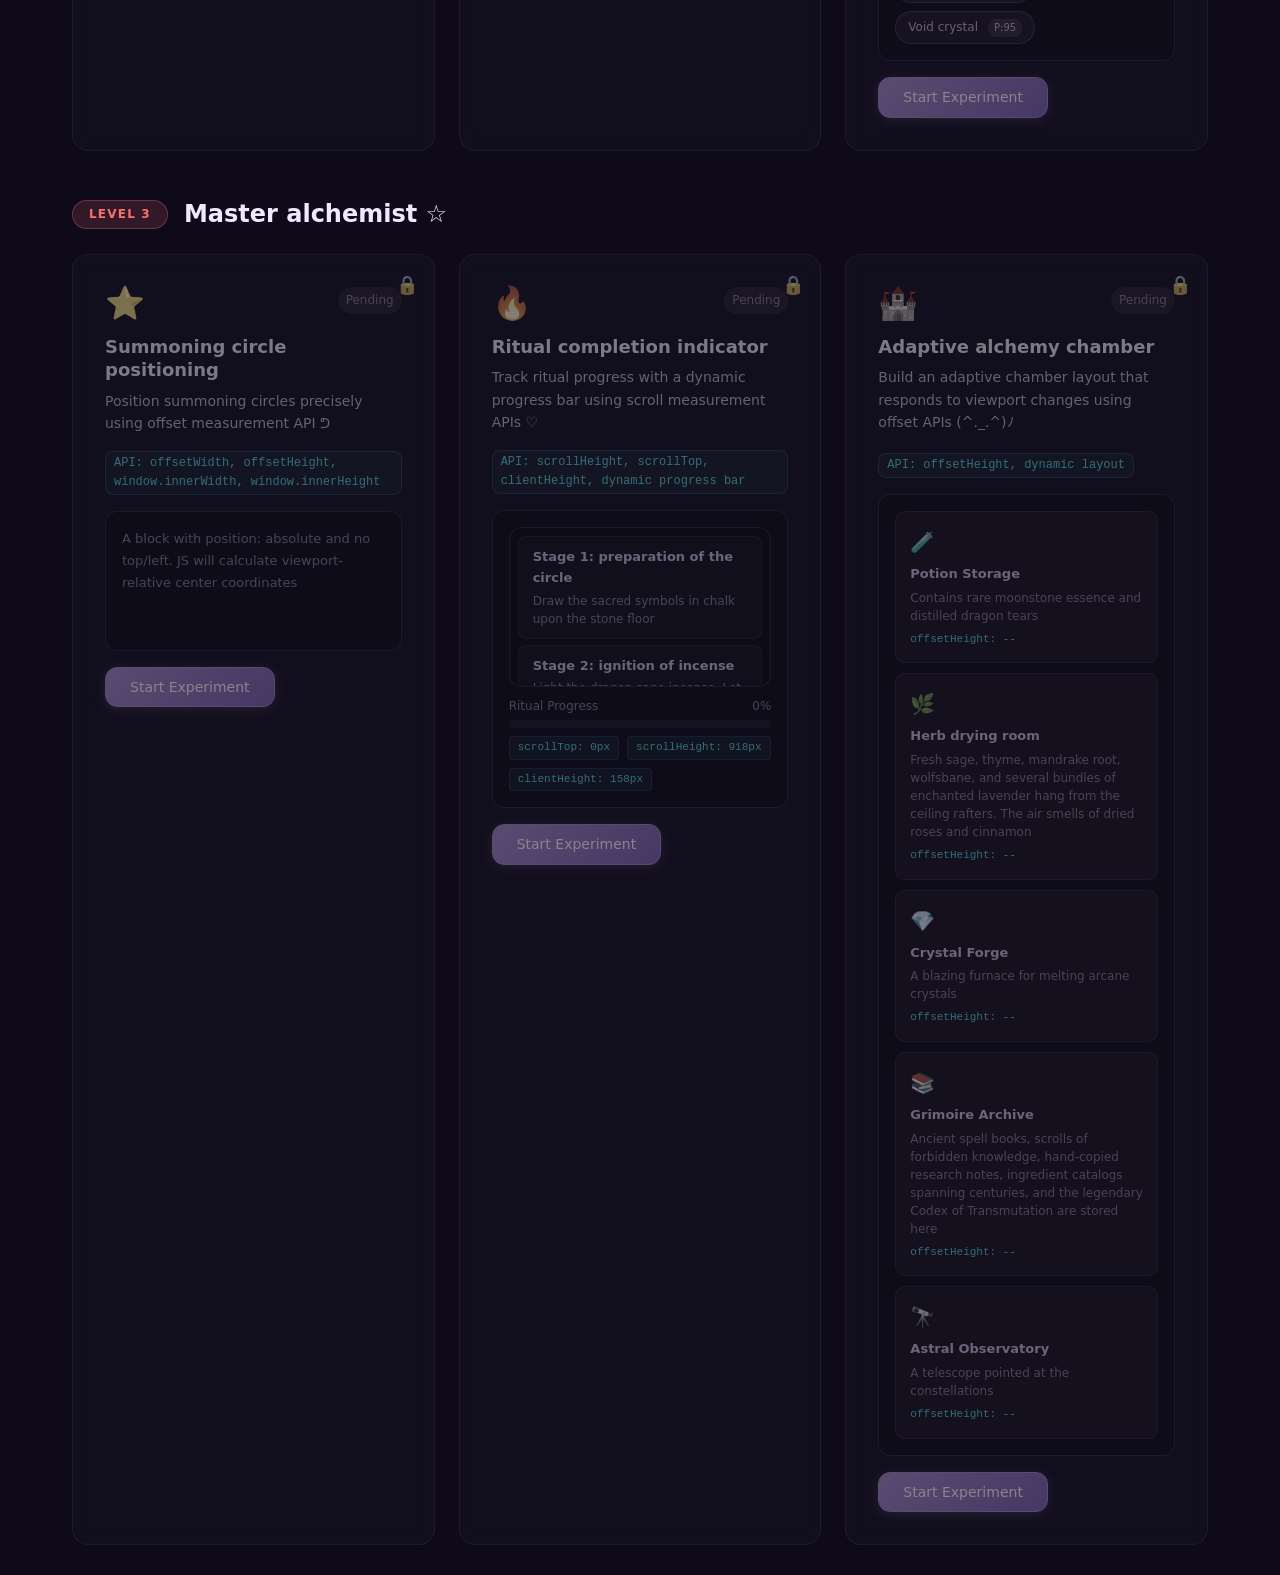
<file: DOMElementManipulation/index.html>
<!doctype html>
<html lang="en">
  <head>
    <meta charset="UTF-8" />
    <meta name="viewport" content="width=device-width, initial-scale=1.0" />
    <title>Alchemy laboratory</title>
    <link rel="stylesheet" href="css/reset.css" />
    <link rel="stylesheet" href="css/variables.css" />
    <link rel="stylesheet" href="css/base.css" />
    <link rel="stylesheet" href="css/layout.css" />
    <link rel="stylesheet" href="css/animations.css" />
    <link rel="stylesheet" href="css/components.css" />
    <link rel="stylesheet" href="css/utilities.css" />
  </head>
  <body>
    <script src="js/constants/app.constants.js"></script>
    <script src="js/constants/ui.constants.js"></script>
    <script src="js/constants/animation.constants.js"></script>
    <script src="js/core/dom.js"></script>
    <script src="js/core/math.js"></script>
    <script src="js/core/animation.js"></script>
    <script src="js/core/ui.js"></script>
    <script src="js/core/progress.js"></script>
    <script src="js/tasks/overflow-detector.js"></script>
    <script src="js/tasks/rune-modernizer.js"></script>
    <script src="js/tasks/link-generator.js"></script>
    <script src="js/tasks/auto-scroll.js"></script>
    <script src="js/tasks/recipe-replicator.js"></script>
    <script src="js/tasks/ingredient-registry.js"></script>
    <script src="js/tasks/summoning-circle.js"></script>
    <script src="js/tasks/ritual-progress.js"></script>
    <script src="js/tasks/adaptive-layout.js"></script>
    <script src="js/main.js"></script>
  </body>
</html>
</file>
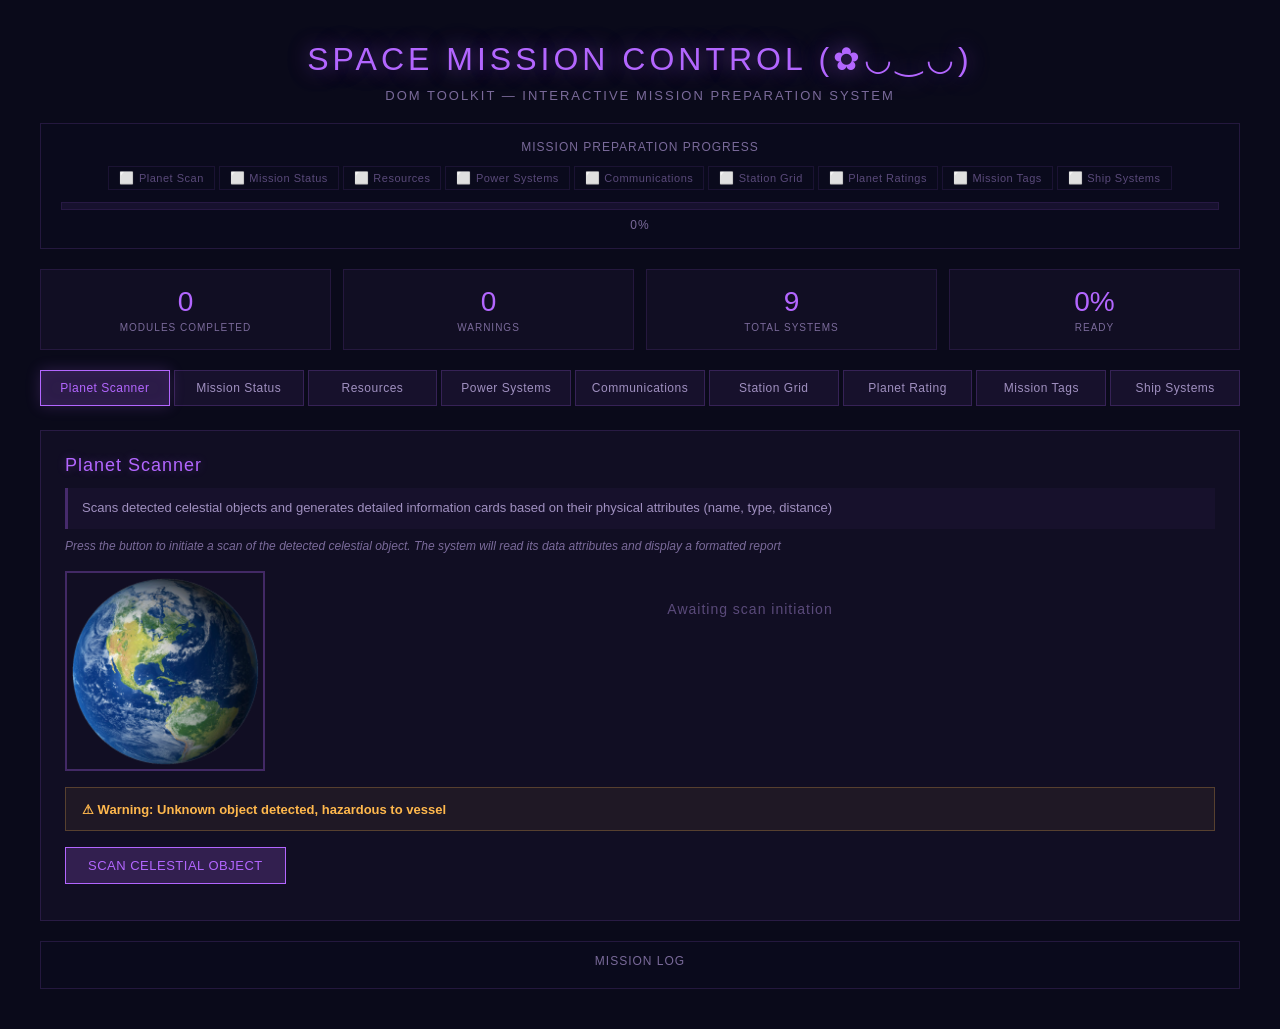
<file: DOMToolkit/index.html>
<!doctype html>
<html lang="en">
  <head>
    <meta charset="UTF-8" />
    <meta name="viewport" content="width=device-width, initial-scale=1.0" />
    <title>DOM Toolkit — Space Mission Control</title>
    <link rel="stylesheet" href="css/reset.css" />
    <link rel="stylesheet" href="css/layout.css" />
    <link rel="stylesheet" href="css/components.css" />
    <link rel="stylesheet" href="css/tasks.css" />
  </head>
  <body>
    <div class="container">
      <header>
        <h1>Space Mission Control (✿◡‿◡)</h1>
        <div class="subtitle">
          DOM Toolkit — Interactive Mission Preparation System
        </div>

        <div class="mission-progress" id="mission-progress">
          <div class="progress-title">Mission Preparation Progress</div>
          <div class="progress-steps" id="progress-steps">
            <button class="progress-step" data-step="object-card">
              <span class="step-check" id="step-check-object-card">⬜</span>
              <span class="step-label">Planet Scan</span>
            </button>
            <button class="progress-step" data-step="mission-status">
              <span class="step-check" id="step-check-mission-status">⬜</span>
              <span class="step-label">Mission Status</span>
            </button>
            <button class="progress-step" data-step="bonus-generator">
              <span class="step-check" id="step-check-bonus-generator">⬜</span>
              <span class="step-label">Resources</span>
            </button>
            <button class="progress-step" data-step="energy-modules">
              <span class="step-check" id="step-check-energy-modules">⬜</span>
              <span class="step-label">Power Systems</span>
            </button>
            <button class="progress-step" data-step="communication-channels">
              <span class="step-check" id="step-check-communication-channels"
                >⬜</span
              >
              <span class="step-label">Communications</span>
            </button>
            <button class="progress-step" data-step="orbital-modules">
              <span class="step-check" id="step-check-orbital-modules">⬜</span>
              <span class="step-label">Station Grid</span>
            </button>
            <button class="progress-step" data-step="planet-rating">
              <span class="step-check" id="step-check-planet-rating">⬜</span>
              <span class="step-label">Planet Ratings</span>
            </button>
            <button class="progress-step" data-step="expedition-tags">
              <span class="step-check" id="step-check-expedition-tags">⬜</span>
              <span class="step-label">Mission Tags</span>
            </button>
            <button class="progress-step" data-step="system-monitor">
              <span class="step-check" id="step-check-system-monitor">⬜</span>
              <span class="step-label">Ship Systems</span>
            </button>
          </div>
          <div class="progress-bar-outer">
            <div class="progress-bar-inner" id="progress-fill"></div>
          </div>
          <div class="progress-percent" id="progress-percent">0%</div>
        </div>

        <div class="statistics-panel">
          <div class="stat-card">
            <div class="stat-value" id="stat-modules">0</div>
            <div class="stat-label">Modules Completed</div>
          </div>
          <div class="stat-card">
            <div class="stat-value" id="stat-warnings">0</div>
            <div class="stat-label">Warnings</div>
          </div>
          <div class="stat-card">
            <div class="stat-value">9</div>
            <div class="stat-label">Total Systems</div>
          </div>
          <div class="stat-card">
            <div class="stat-value" id="stat-ready">0%</div>
            <div class="stat-label">Ready</div>
          </div>
        </div>
      </header>

      <nav class="tabs">
        <button class="tab-btn active" data-tab="object-card">
          Planet Scanner
        </button>
        <button class="tab-btn" data-tab="mission-status">
          Mission Status
        </button>
        <button class="tab-btn" data-tab="bonus-generator">Resources</button>
        <button class="tab-btn" data-tab="energy-modules">Power Systems</button>
        <button class="tab-btn" data-tab="communication-channels">
          Communications
        </button>
        <button class="tab-btn" data-tab="orbital-modules">Station Grid</button>
        <button class="tab-btn" data-tab="planet-rating">Planet Rating</button>
        <button class="tab-btn" data-tab="expedition-tags">Mission Tags</button>
        <button class="tab-btn" data-tab="system-monitor">Ship Systems</button>
      </nav>

      <main>
        <section id="object-card" class="tab-content active">
          <article class="card module-panel" data-module="object-card">
            <div class="module-header">
              <div class="card-title">Planet Scanner</div>
              <div class="module-purpose">
                Scans detected celestial objects and generates detailed
                information cards based on their physical attributes (name,
                type, distance)
              </div>
              <div class="module-instruction">
                Press the button to initiate a scan of the detected celestial
                object. The system will read its data attributes and display a
                formatted report
              </div>
            </div>
            <div class="celestial-card">
              <div>
                <a
                  href="https://www.freeiconspng.com/img/25612"
                  target="_blank"
                  rel="noopener noreferrer"
                >
                  <img
                    id="object-card-image"
                    class="celestial-image"
                    src="assets/earth.png"
                    alt="Earth"
                    data-type="planet"
                    data-distance="149.6M km"
                  />
                </a>
                <span class="object-caption" id="object-card-caption"></span>
              </div>
              <div id="object-card-info" class="celestial-info">
                <div class="empty-state">Awaiting scan initiation</div>
              </div>
            </div>
            <div class="scan-warning" id="scan-warning">
              <b id="warning-text"
                >⚠ Warning: Unknown object detected, hazardous to vessel</b
              >
            </div>
            <div class="module-actions">
              <button class="btn primary" id="scan-planet-btn">
                Scan Celestial Object
              </button>
            </div>
            <div class="module-result" id="object-card-result"></div>
          </article>
        </section>

        <section id="mission-status" class="tab-content">
          <article class="card module-panel" data-module="mission-status">
            <div class="module-header">
              <div class="card-title">Mission Status</div>
              <div class="module-purpose">
                Verifies the current communication status of the mission and
                synchronizes status across all ground stations
              </div>
              <div class="module-instruction">
                Use the button below to establish or toggle the communication
                link. The status display will update to reflect the current
                connection state
              </div>
            </div>
            <div
              id="mission-status-display"
              class="mission-status-display status-offline"
            >
              <span class="status-icon">🔴</span>
              <span class="status-text">Communication Offline</span>
              <span class="status-label">Current: Offline</span>
            </div>
            <div class="module-actions">
              <button class="btn primary" id="toggle-status-btn">
                Synchronize Mission Status
              </button>
            </div>
            <div class="module-result" id="mission-status-result"></div>
          </article>
        </section>

        <section id="bonus-generator" class="tab-content">
          <article class="card module-panel" data-module="bonus-generator">
            <div class="module-header">
              <div class="card-title">Mission Resources</div>
              <div class="module-purpose">
                Calculates random resource bonuses for energy, fuel, and
                research that will be available to the crew during the
                expedition
              </div>
              <div class="module-instruction">
                Generate a resource allocation report. Each press calculates new
                random values. The highest bonus will be highlighted
              </div>
            </div>
            <div class="bonus-grid">
              <div id="bonus-energy" class="bonus-item">
                <div class="bonus-icon">⚡</div>
                <div class="bonus-label">Energy Bonus</div>
                <div class="bonus-value">—</div>
              </div>
              <div id="bonus-fuel" class="bonus-item">
                <div class="bonus-icon">⛽</div>
                <div class="bonus-label">Fuel Bonus</div>
                <div class="bonus-value">—</div>
              </div>
              <div id="bonus-research" class="bonus-item">
                <div class="bonus-icon">🔬</div>
                <div class="bonus-label">Research Bonus</div>
                <div class="bonus-value">—</div>
              </div>
            </div>
            <div id="bonus-summary"></div>
            <div id="promo">Space resource discount:</div>
            <div class="inventory-list" id="inventory-list">
              <div class="inventory-item">
                <span class="inventory-count">10</span> Fuel
              </div>
              <div class="inventory-item">
                <span class="inventory-count">0</span> Oxygen
              </div>
              <div class="inventory-item">
                <span class="inventory-count">5</span> Food
              </div>
            </div>
            <div class="module-actions">
              <button class="btn primary" id="generate-bonus-btn">
                Calculate Resources
              </button>
            </div>
            <div class="module-result" id="bonus-generator-result"></div>
          </article>
        </section>

        <section id="energy-modules" class="tab-content">
          <article class="card module-panel" data-module="energy-modules">
            <div class="module-header">
              <div class="card-title">Power Systems</div>
              <div class="module-purpose">
                Checks the operational status of all energy modules aboard the
                spacecraft. Each module's charge level determines its
                operational state
              </div>
              <div class="module-instruction">
                Run diagnostics on all power modules. The system will scan each
                module sequentially and report its charge level and operational
                status
              </div>
            </div>
            <div id="energy-modules-list">
              <div class="module-card" data-charge="85" data-type="Solar">
                <div class="module-name">Solar Module</div>
                <div class="progress-bar">
                  <div class="progress-bar-fill" style="width: 0%"></div>
                </div>
                <div class="module-status pending">Awaiting diagnostics</div>
              </div>
              <div class="module-card" data-charge="12" data-type="Nuclear">
                <div class="module-name">Nuclear Module</div>
                <div class="progress-bar">
                  <div class="progress-bar-fill" style="width: 0%"></div>
                </div>
                <div class="module-status pending">Awaiting diagnostics</div>
              </div>
              <div class="module-card" data-charge="55" data-type="Ion">
                <div class="module-name">Ion Module</div>
                <div class="progress-bar">
                  <div class="progress-bar-fill" style="width: 0%"></div>
                </div>
                <div class="module-status pending">Awaiting diagnostics</div>
              </div>
              <div class="module-card" data-charge="0" data-type="Plasma">
                <div class="module-name">Plasma Module</div>
                <div class="progress-bar">
                  <div class="progress-bar-fill" style="width: 0%"></div>
                </div>
                <div class="module-status pending">Awaiting diagnostics</div>
              </div>
              <div class="module-card" data-charge="93" data-type="Fusion">
                <div class="module-name">Fusion Module</div>
                <div class="progress-bar">
                  <div class="progress-bar-fill" style="width: 0%"></div>
                </div>
                <div class="module-status pending">Awaiting diagnostics</div>
              </div>
            </div>
            <div class="module-actions">
              <button class="btn primary" id="run-diagnostics-btn">
                Run Power Diagnostics
              </button>
            </div>
            <div class="module-result" id="energy-modules-result"></div>
          </article>
        </section>

        <section id="communication-channels" class="tab-content">
          <article
            class="card module-panel"
            data-module="communication-channels"
          >
            <div class="module-header">
              <div class="card-title">Communication Center</div>
              <div class="module-purpose">
                Analyzes all available communication channels and determines
                their protocol type and security status
              </div>
              <div class="module-instruction">
                Initiate channel analysis. The system will classify each channel
                by protocol (HTTPS, FTP, mailto, HTTP) and display its type and
                security level
              </div>
            </div>
            <div id="communication-channels-list" class="channels-list">
              <a data-channel-url="https://mission-control.space" href="#"
                >Mission Control</a
              >
              <a data-channel-url="mailto:captain@station.space" href="#"
                >Captain</a
              >
              <a data-channel-url="ftp://archive.space" href="#">Archive</a>
              <a data-channel-url="https://telemetry.space" href="#"
                >Telemetry</a
              >
              <a data-channel-url="http://weather.space" href="#"
                >Weather Feed</a
              >
              <a data-channel-url="mailto:engineer@station.space" href="#"
                >Engineer</a
              >
              <a data-channel-url="ftp://logs.space" href="#">Logs Server</a>
              <a data-channel-url="https://navigation.space" href="#"
                >Navigation</a
              >
            </div>
            <div class="module-actions">
              <button class="btn primary" id="analyze-channels-btn">
                Analyze Communication Channels
              </button>
            </div>
            <div class="module-result" id="communication-channels-result"></div>
          </article>
        </section>

        <section id="orbital-modules" class="tab-content">
          <article class="card module-panel" data-module="orbital-modules">
            <div class="module-header">
              <div class="card-title">Orbital Station Grid</div>
              <div class="module-purpose">
                Maps and activates all modules of the orbital station, assigning
                sequential numbers and identifying key modules
              </div>
              <div class="module-instruction">
                Activate the station grid to map all orbital modules. The system
                will number each module, highlight the command and emergency
                modules, and flag special units
              </div>
            </div>
            <ul id="orbital-modules-list" class="orbital-list">
              <li>Command Bridge</li>
              <li>Life Support Hub</li>
              <li>Science Laboratory</li>
              <li>Engineering Bay</li>
              <li>Crew Quarters Alpha</li>
              <li>Medical Center</li>
              <li>Cargo Hold</li>
              <li>Observation Deck</li>
              <li>Communications Array</li>
              <li>Emergency Shelter</li>
            </ul>
            <div class="module-actions">
              <button class="btn primary" id="display-modules-btn">
                Activate Station Grid
              </button>
            </div>
            <div class="module-result" id="orbital-modules-result"></div>
          </article>
        </section>

        <section id="planet-rating" class="tab-content">
          <article class="card module-panel" data-module="planet-rating">
            <div class="module-header">
              <div class="card-title">Planet Habitability Rating</div>
              <div class="module-purpose">
                Evaluates discovered exoplanets for habitability and assigns a
                star-based rating to guide exploration priorities
              </div>
              <div class="module-instruction">
                Calculate ratings for all discovered planets. The system will
                assign stars (1 to 5) and flag top-rated planets as recommended
                for exploration
              </div>
            </div>
            <div id="planets-container" class="grid-3">
              <div
                class="planet-card"
                data-rating="5"
                data-name="Proxima b"
                data-type="Terrestrial"
              >
                <div class="planet-name">Proxima b</div>
                <div class="planet-type">Terrestrial</div>
                <div class="planet-stars"></div>
              </div>
              <div
                class="planet-card"
                data-rating="3"
                data-name="Kepler-442b"
                data-type="Super-Earth"
              >
                <div class="planet-name">Kepler-442b</div>
                <div class="planet-type">Super-Earth</div>
                <div class="planet-stars"></div>
              </div>
              <div
                class="planet-card"
                data-rating="4"
                data-name="TRAPPIST-1e"
                data-type="Rocky"
              >
                <div class="planet-name">TRAPPIST-1e</div>
                <div class="planet-type">Rocky</div>
                <div class="planet-stars"></div>
              </div>
              <div
                class="planet-card"
                data-rating="2"
                data-name="HD 219134 b"
                data-type="Super-Earth"
              >
                <div class="planet-name">HD 219134 b</div>
                <div class="planet-type">Super-Earth</div>
                <div class="planet-stars"></div>
              </div>
              <div
                class="planet-card"
                data-rating="5"
                data-name="Ross 128 b"
                data-type="Terrestrial"
              >
                <div class="planet-name">Ross 128 b</div>
                <div class="planet-type">Terrestrial</div>
                <div class="planet-stars"></div>
              </div>
              <div
                class="planet-card"
                data-rating="1"
                data-name="55 Cancri e"
                data-type="Lava World"
              >
                <div class="planet-name">55 Cancri e</div>
                <div class="planet-type">Lava World</div>
                <div class="planet-stars"></div>
              </div>
            </div>
            <div class="module-actions">
              <button class="btn primary" id="calculate-rating-btn">
                Calculate Planet Ratings
              </button>
            </div>
            <div class="module-result" id="planet-rating-result"></div>
          </article>
        </section>

        <section id="expedition-tags" class="tab-content">
          <article class="card module-panel" data-module="expedition-tags">
            <div class="module-header">
              <div class="card-title">Expedition Tags</div>
              <div class="module-purpose">
                Generates categorized tags for the expedition to enable sorting,
                filtering, and analysis of mission tasks
              </div>
              <div class="module-instruction">
                Generate mission tags. The system will create interactive badges
                for each expedition category with appropriate icons
              </div>
            </div>
            <div
              id="expedition-tags-container"
              data-tags="EVA,Science,Medicine,Repair,Survey,Training,Emergency,Research,Navigation,Communication,Mining,Photography"
            >
              <div class="empty-state">Tags not yet generated</div>
            </div>
            <div class="module-actions">
              <button class="btn primary" id="generate-tags-btn">
                Generate Mission Tags
              </button>
            </div>
            <div class="module-result" id="expedition-tags-result"></div>
          </article>
        </section>

        <section id="system-monitor" class="tab-content">
          <article class="card module-panel" data-module="system-monitor">
            <div class="module-header">
              <div class="card-title">Ship Systems Monitor</div>
              <div class="module-purpose">
                Checks the operational health of all core spacecraft systems and
                displays their current status via progress indicators
              </div>
              <div class="module-instruction">
                Run a full systems check. Each system's health will be evaluated
                and displayed as a progress bar with a color-coded status
                indicator
              </div>
            </div>
            <div id="system-monitor-container">
              <div class="system-row" data-name="Navigation" data-percent="92">
                <div class="system-name">Navigation</div>
                <div class="system-bar-container">
                  <div class="system-bar">
                    <div class="bar" style="width: 0%"></div>
                  </div>
                  <div class="system-percent">—</div>
                  <div class="system-status-text">—</div>
                </div>
              </div>
              <div
                class="system-row"
                data-name="Communication"
                data-percent="78"
              >
                <div class="system-name">Communication</div>
                <div class="system-bar-container">
                  <div class="system-bar">
                    <div class="bar" style="width: 0%"></div>
                  </div>
                  <div class="system-percent">—</div>
                  <div class="system-status-text">—</div>
                </div>
              </div>
              <div class="system-row" data-name="Life Support" data-percent="95">
                <div class="system-name">Life Support</div>
                <div class="system-bar-container">
                  <div class="system-bar">
                    <div class="bar" style="width: 0%"></div>
                  </div>
                  <div class="system-percent">—</div>
                  <div class="system-status-text">—</div>
                </div>
              </div>
              <div class="system-row" data-name="Engines" data-percent="64">
                <div class="system-name">Engines</div>
                <div class="system-bar-container">
                  <div class="system-bar">
                    <div class="bar" style="width: 0%"></div>
                  </div>
                  <div class="system-percent">—</div>
                  <div class="system-status-text">—</div>
                </div>
              </div>
              <div class="system-row" data-name="Shields" data-percent="41">
                <div class="system-name">Shields</div>
                <div class="system-bar-container">
                  <div class="system-bar">
                    <div class="bar" style="width: 0%"></div>
                  </div>
                  <div class="system-percent">—</div>
                  <div class="system-status-text">—</div>
                </div>
              </div>
              <div class="system-row" data-name="Radar" data-percent="18">
                <div class="system-name">Radar</div>
                <div class="system-bar-container">
                  <div class="system-bar">
                    <div class="bar" style="width: 0%"></div>
                  </div>
                  <div class="system-percent">—</div>
                  <div class="system-status-text">—</div>
                </div>
              </div>
            </div>
            <div class="module-actions">
              <button class="btn primary" id="check-systems-btn">
                Check Ship Systems
              </button>
            </div>
            <div class="module-result" id="system-monitor-result"></div>
          </article>
        </section>
      </main>

      <div class="mission-log" id="mission-log">
        <div class="log-title">Mission Log</div>
        <ul id="mission-log-list"></ul>
      </div>

      <div class="mission-ready-banner" id="mission-ready-banner">
        <div class="ready-icon">🚀</div>
        <div class="ready-title">Mission Ready</div>
        <div class="ready-text">
          All systems have been successfully initialized.<br />
          Spacecraft <strong>"Horizon"</strong> is fully prepared for launch
          (´▽`ʃ♡ƪ)
        </div>
      </div>
    </div>

    <script src="js/core/constants/statuses.js"></script>
    <script src="js/core/constants/bonuses.js"></script>
    <script src="js/core/constants/channels.js"></script>
    <script src="js/core/constants/tags.js"></script>
    <script src="js/core/constants/planets.js"></script>
    <script src="js/core/constants/systems.js"></script>
    <script src="js/core/helpers/dom.js"></script>
    <script src="js/core/helpers/math.js"></script>
    <script src="js/core/helpers/progress.js"></script>
    <script src="js/main.js"></script>
    <script src="js/tasks/object-card.js"></script>
    <script src="js/tasks/mission-status.js"></script>
    <script src="js/tasks/bonus-generator.js"></script>
    <script src="js/tasks/energy-modules.js"></script>
    <script src="js/tasks/communication-channels.js"></script>
    <script src="js/tasks/orbital-modules.js"></script>
    <script src="js/tasks/planet-rating.js"></script>
    <script src="js/tasks/expedition-tags.js"></script>
    <script src="js/tasks/system-monitor.js"></script>
  </body>
</html>
</file>
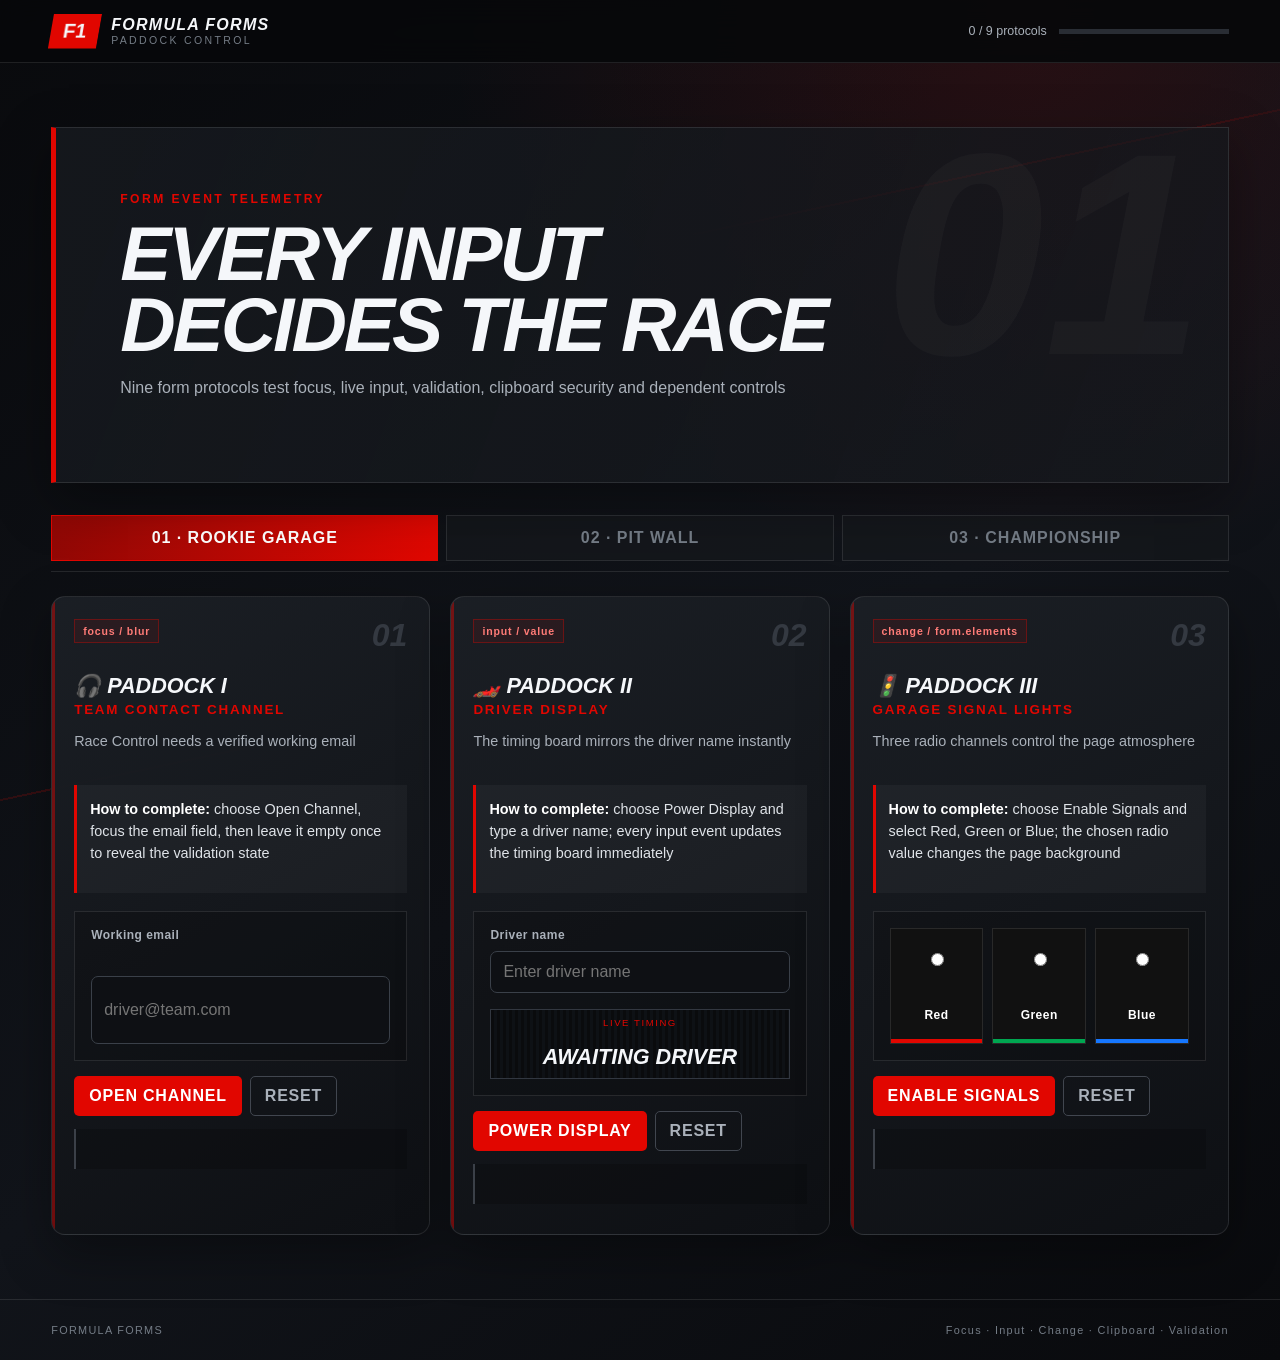
<file: FormEventHandling/index.html>
<!doctype html>
<html lang="en">
  <head>
    <meta charset="UTF-8" />
    <meta name="viewport" content="width=device-width, initial-scale=1.0" />
    <title>Formula Forms</title>
    <link rel="stylesheet" href="css/variables.css" />
    <link rel="stylesheet" href="css/base.css" />
    <link rel="stylesheet" href="css/components.css" />
  </head>
  <body>
    <div class="speed-line speed-line--one" aria-hidden="true"></div>
    <div class="speed-line speed-line--two" aria-hidden="true"></div>
    <div class="app-shell">
      <header class="topbar">
        <a class="brand" href="#top" aria-label="Formula Forms home"
          ><span class="brand__mark" aria-hidden="true">F1</span
          ><span
            ><strong>FORMULA FORMS</strong><small>PADDOCK CONTROL</small></span
          ></a
        >
        <div class="progress-wrap">
          <span class="progress-label">0 / 9 protocols</span>
          <div
            class="progress"
            role="progressbar"
            aria-label="Completed protocols"
            aria-valuemin="0"
            aria-valuemax="9"
            aria-valuenow="0"
          >
            <div class="progress__fill"></div>
          </div>
        </div>
      </header>
      <main id="top" class="main-content">
        <section class="hero">
          <div class="hero__eyebrow">FORM EVENT TELEMETRY</div>
          <h1>Every input decides the race</h1>
          <p>
            Nine form protocols test focus, live input, validation, clipboard
            security and dependent controls
          </p>
        </section>
        <nav class="tabs" role="tablist" aria-label="Protocol levels">
          <button
            class="tab active"
            id="tab-rookie"
            type="button"
            role="tab"
            tabindex="0"
            aria-selected="true"
            aria-controls="rookie"
            data-tab="rookie"
          >
            01 · Rookie Garage
          </button>
          <button
            class="tab"
            id="tab-paddock"
            type="button"
            role="tab"
            tabindex="-1"
            aria-selected="false"
            aria-controls="paddock"
            data-tab="paddock"
          >
            02 · Pit Wall
          </button>
          <button
            class="tab"
            id="tab-championship"
            type="button"
            role="tab"
            tabindex="-1"
            aria-selected="false"
            aria-controls="championship"
            data-tab="championship"
          >
            03 · Championship
          </button>
        </nav>

        <section
          class="tab-panel active"
          id="rookie"
          role="tabpanel"
          aria-labelledby="tab-rookie"
        >
          <div class="task-grid">
            <article class="task-card" data-task-id="team-contact">
              <header class="task-card__header">
                <span class="event-badge">focus / blur</span
                ><span class="task-number">01</span>
              </header>
              <h2>🎧 Paddock I</h2>
              <h3>Team Contact Channel</h3>
              <p class="briefing">
                Race Control needs a verified working email
              </p>
              <p class="objective">
                <strong>How to complete:</strong> choose Open Channel, focus the
                email field, then leave it empty once to reveal the validation
                state
              </p>
              <form class="task-form" id="team-contact-form" novalidate>
                <label for="team-contact-email">Working email</label
                ><input
                  class="field-control"
                  id="team-contact-email"
                  name="email"
                  type="email"
                  autocomplete="email"
                  aria-describedby="team-contact-hint"
                  aria-invalid="false"
                  placeholder="driver@team.com"
                />
                <div class="field-hint" id="team-contact-hint" hidden>
                  Enter your working email for Race Control
                </div>
              </form>
              <div class="actions">
                <button
                  class="btn btn--primary"
                  type="button"
                  data-action="activate"
                >
                  Open Channel</button
                ><button
                  class="btn btn--ghost"
                  type="button"
                  data-action="reset"
                >
                  Reset
                </button>
              </div>
              <div
                class="result"
                id="team-contact-result"
                aria-live="polite"
              ></div>
              <div
                class="event-log"
                id="team-contact-log"
                aria-live="polite"
              ></div>
            </article>
            <article class="task-card" data-task-id="driver-display">
              <header class="task-card__header">
                <span class="event-badge">input / value</span
                ><span class="task-number">02</span>
              </header>
              <h2>🏎️ Paddock II</h2>
              <h3>Driver Display</h3>
              <p class="briefing">
                The timing board mirrors the driver name instantly
              </p>
              <p class="objective">
                <strong>How to complete:</strong> choose Power Display and type
                a driver name; every input event updates the timing board
                immediately
              </p>
              <form class="task-form" id="driver-display-form">
                <label for="driver-name">Driver name</label
                ><input
                  class="field-control"
                  id="driver-name"
                  name="driverName"
                  type="text"
                  autocomplete="off"
                  placeholder="Enter driver name"
                />
                <div class="timing-board">
                  <small>LIVE TIMING</small
                  ><span id="driver-name-preview">Awaiting driver</span>
                </div>
              </form>
              <div class="actions">
                <button
                  class="btn btn--primary"
                  type="button"
                  data-action="activate"
                >
                  Power Display</button
                ><button
                  class="btn btn--ghost"
                  type="button"
                  data-action="reset"
                >
                  Reset
                </button>
              </div>
              <div
                class="result"
                id="driver-display-result"
                aria-live="polite"
              ></div>
              <div
                class="event-log"
                id="driver-display-log"
                aria-live="polite"
              ></div>
            </article>
            <article class="task-card" data-task-id="garage-signals">
              <header class="task-card__header">
                <span class="event-badge">change / form.elements</span
                ><span class="task-number">03</span>
              </header>
              <h2>🚦 Paddock III</h2>
              <h3>Garage Signal Lights</h3>
              <p class="briefing">
                Three radio channels control the page atmosphere
              </p>
              <p class="objective">
                <strong>How to complete:</strong> choose Enable Signals and
                select Red, Green or Blue; the chosen radio value changes the
                page background
              </p>
              <form class="task-form signal-options" id="garage-signals-form">
                <label class="radio-tile radio-tile--red"
                  ><input
                    type="radio"
                    name="signalColor"
                    value="#3a0f16"
                  /><span>Red</span></label
                ><label class="radio-tile radio-tile--green"
                  ><input
                    type="radio"
                    name="signalColor"
                    value="#0c3b2a"
                  /><span>Green</span></label
                ><label class="radio-tile radio-tile--blue"
                  ><input
                    type="radio"
                    name="signalColor"
                    value="#102a52"
                  /><span>Blue</span></label
                >
              </form>
              <div class="actions">
                <button
                  class="btn btn--primary"
                  type="button"
                  data-action="activate"
                >
                  Enable Signals</button
                ><button
                  class="btn btn--ghost"
                  type="button"
                  data-action="reset"
                >
                  Reset
                </button>
              </div>
              <div
                class="result"
                id="garage-signals-result"
                aria-live="polite"
              ></div>
              <div
                class="event-log"
                id="garage-signals-log"
                aria-live="polite"
              ></div>
            </article>
          </div>
        </section>

        <section
          class="tab-panel"
          id="paddock"
          role="tabpanel"
          aria-labelledby="tab-paddock"
          hidden
        >
          <div class="task-grid">
            <article class="task-card" data-task-id="pit-wall-security">
              <header class="task-card__header">
                <span class="event-badge">copy / cut / paste</span
                ><span class="task-number">04</span>
              </header>
              <h2>🔒 Pit Wall I</h2>
              <h3>Credential Protocol</h3>
              <p class="briefing">
                Sensitive credentials must never enter the clipboard
              </p>
              <p class="objective">
                <strong>How to complete:</strong> choose Arm Security, try to
                copy or cut the first password, then try to paste into the
                confirmation field
              </p>
              <form class="task-form" id="pit-wall-security-form">
                <label for="pit-password">Pit Wall password</label
                ><input
                  class="field-control"
                  id="pit-password"
                  name="password"
                  type="password"
                  autocomplete="new-password"
                /><label for="pit-password-repeat"
                  >Repeat password manually</label
                ><input
                  class="field-control"
                  id="pit-password-repeat"
                  name="passwordRepeat"
                  type="password"
                  autocomplete="new-password"
                />
              </form>
              <div class="actions">
                <button
                  class="btn btn--primary"
                  type="button"
                  data-action="activate"
                >
                  Arm Security</button
                ><button
                  class="btn btn--ghost"
                  type="button"
                  data-action="reset"
                >
                  Reset
                </button>
              </div>
              <div
                class="result"
                id="pit-wall-security-result"
                aria-live="polite"
              ></div>
              <div
                class="event-log"
                id="pit-wall-security-log"
                aria-live="polite"
              ></div>
            </article>
            <article class="task-card" data-task-id="race-regulations">
              <header class="task-card__header">
                <span class="event-badge">change / checked / disabled</span
                ><span class="task-number">05</span>
              </header>
              <h2>📑 Pit Wall II</h2>
              <h3>Race Regulations</h3>
              <p class="briefing">
                Submission remains locked until regulations are accepted
              </p>
              <p class="objective">
                <strong>How to complete:</strong> choose Load Regulations,
                toggle the agreement checkbox and observe the Submit Entry
                button lock and unlock repeatedly
              </p>
              <form class="task-form" id="race-regulations-form">
                <label class="check-row" for="regulations-check"
                  ><input
                    id="regulations-check"
                    name="accepted"
                    type="checkbox"
                  /><span>I have reviewed the Formula regulations</span></label
                ><button
                  class="btn btn--submit"
                  id="regulations-submit"
                  type="button"
                  disabled
                >
                  Submit Entry
                </button>
              </form>
              <div class="actions">
                <button
                  class="btn btn--primary"
                  type="button"
                  data-action="activate"
                >
                  Load Regulations</button
                ><button
                  class="btn btn--ghost"
                  type="button"
                  data-action="reset"
                >
                  Reset
                </button>
              </div>
              <div
                class="result"
                id="race-regulations-result"
                aria-live="polite"
              ></div>
              <div
                class="event-log"
                id="race-regulations-log"
                aria-live="polite"
              ></div>
            </article>
            <article class="task-card" data-task-id="car-performance">
              <header class="task-card__header">
                <span class="event-badge">change / select.value</span
                ><span class="task-number">06</span>
              </header>
              <h2>🔧 Pit Wall III</h2>
              <h3>Car Performance Terminal</h3>
              <p class="briefing">
                Race Control loads performance data for the selected car
              </p>
              <p class="objective">
                <strong>How to complete:</strong> choose Load Cars and select a
                race car; the readonly maximum-speed field updates from the
                JavaScript data object
              </p>
              <form class="task-form form-row" id="car-performance-form">
                <label for="car-select"
                  >Race car<select
                    class="field-control"
                    id="car-select"
                    name="car"
                  >
                    <option value="">Choose race car</option>
                    <option value="redline">Redline R1</option>
                    <option value="velocity">Velocity V2</option>
                  </select></label
                ><label for="car-speed"
                  >Maximum speed<input
                    class="field-control"
                    id="car-speed"
                    name="speed"
                    type="text"
                    readonly
                    placeholder="0 km/h"
                /></label>
              </form>
              <div class="actions">
                <button
                  class="btn btn--primary"
                  type="button"
                  data-action="activate"
                >
                  Load Cars</button
                ><button
                  class="btn btn--ghost"
                  type="button"
                  data-action="reset"
                >
                  Reset
                </button>
              </div>
              <div
                class="result"
                id="car-performance-result"
                aria-live="polite"
              ></div>
              <div
                class="event-log"
                id="car-performance-log"
                aria-live="polite"
              ></div>
            </article>
          </div>
        </section>

        <section
          class="tab-panel"
          id="championship"
          role="tabpanel"
          aria-labelledby="tab-championship"
          hidden
        >
          <div class="task-grid">
            <article class="task-card" data-task-id="garage-otp">
              <header class="task-card__header">
                <span class="event-badge">input / keydown / focus</span
                ><span class="task-number">07</span>
              </header>
              <h2>🎟️ Championship I</h2>
              <h3>Garage Access Code</h3>
              <p class="briefing">
                A four-digit code opens the restricted garage
              </p>
              <p class="objective">
                <strong>How to complete:</strong> choose Request Code and enter
                four digits; focus advances automatically, while Backspace on an
                empty field returns to the previous field
              </p>
              <form class="task-form" id="garage-otp-form">
                <div class="otp-row" id="garage-otp-row">
                  <input
                    class="otp-input"
                    type="text"
                    inputmode="numeric"
                    maxlength="1"
                    aria-label="Code digit 1"
                  /><input
                    class="otp-input"
                    type="text"
                    inputmode="numeric"
                    maxlength="1"
                    aria-label="Code digit 2"
                  /><input
                    class="otp-input"
                    type="text"
                    inputmode="numeric"
                    maxlength="1"
                    aria-label="Code digit 3"
                  /><input
                    class="otp-input"
                    type="text"
                    inputmode="numeric"
                    maxlength="1"
                    aria-label="Code digit 4"
                  />
                </div>
              </form>
              <div class="actions">
                <button
                  class="btn btn--primary"
                  type="button"
                  data-action="activate"
                >
                  Request Code</button
                ><button
                  class="btn btn--ghost"
                  type="button"
                  data-action="reset"
                >
                  Reset
                </button>
              </div>
              <div
                class="result"
                id="garage-otp-result"
                aria-live="polite"
              ></div>
              <div
                class="event-log"
                id="garage-otp-log"
                aria-live="polite"
              ></div>
            </article>
            <article class="task-card" data-task-id="driver-password">
              <header class="task-card__header">
                <span class="event-badge">input / RegExp / disabled</span
                ><span class="task-number">08</span>
              </header>
              <h2>⚙️ Championship II</h2>
              <h3>Driver Password Check</h3>
              <p class="briefing">
                Live telemetry verifies every security requirement
              </p>
              <p class="objective">
                <strong>How to complete:</strong> choose Start Check and enter a
                password longer than eight characters with a number and an
                uppercase letter
              </p>
              <form class="task-form" id="driver-password-form">
                <label for="driver-password-input">Driver password</label
                ><input
                  class="field-control"
                  id="driver-password-input"
                  name="password"
                  type="password"
                  autocomplete="new-password"
                />
                <ul class="rule-list">
                  <li data-rule="length">
                    <span></span>More than 8 characters
                  </li>
                  <li data-rule="number"><span></span>Contains a number</li>
                  <li data-rule="uppercase">
                    <span></span>Contains an uppercase letter
                  </li>
                </ul>
                <button
                  class="btn btn--submit"
                  id="driver-register"
                  type="button"
                  disabled
                >
                  Register Driver
                </button>
              </form>
              <div class="actions">
                <button
                  class="btn btn--primary"
                  type="button"
                  data-action="activate"
                >
                  Start Check</button
                ><button
                  class="btn btn--ghost"
                  type="button"
                  data-action="reset"
                >
                  Reset
                </button>
              </div>
              <div
                class="result"
                id="driver-password-result"
                aria-live="polite"
              ></div>
              <div
                class="event-log"
                id="driver-password-log"
                aria-live="polite"
              ></div>
            </article>
            <article class="task-card" data-task-id="grand-prix-route">
              <header class="task-card__header">
                <span class="event-badge">change / new Option()</span
                ><span class="task-number">09</span>
              </header>
              <h2>🗺️ Championship III</h2>
              <h3>Grand Prix Route</h3>
              <p class="briefing">
                Race Control links every country to its available cities
              </p>
              <p class="objective">
                <strong>How to complete:</strong> choose Load Calendar, select
                Italy or USA and inspect how the disabled city select is rebuilt
                with matching options
              </p>
              <form class="task-form form-row" id="grand-prix-route-form">
                <label for="country-select"
                  >Country<select
                    class="field-control"
                    id="country-select"
                    name="country"
                  >
                    <option value="">Choose country</option>
                    <option value="italy">Italy</option>
                    <option value="usa">USA</option>
                  </select></label
                ><label for="city-select"
                  >City<select
                    class="field-control"
                    id="city-select"
                    name="city"
                    disabled
                  >
                    <option value="">Choose country first</option>
                  </select></label
                >
              </form>
              <div class="actions">
                <button
                  class="btn btn--primary"
                  type="button"
                  data-action="activate"
                >
                  Load Calendar</button
                ><button
                  class="btn btn--ghost"
                  type="button"
                  data-action="reset"
                >
                  Reset
                </button>
              </div>
              <div
                class="result"
                id="grand-prix-route-result"
                aria-live="polite"
              ></div>
              <div
                class="event-log"
                id="grand-prix-route-log"
                aria-live="polite"
              ></div>
            </article>
          </div>
        </section>
      </main>
      <footer>
        <span>FORMULA FORMS</span
        ><span>Focus · Input · Change · Clipboard · Validation</span>
      </footer>
    </div>
    <div class="toast-region" aria-live="polite" aria-atomic="true"></div>
    <script src="js/constants/app.constants.js"></script>
    <script src="js/constants/ui.constants.js"></script>
    <script src="js/core/dom.js"></script>
    <script src="js/core/ui.js"></script>
    <script src="js/tasks/team-contact.js"></script>
    <script src="js/tasks/driver-display.js"></script>
    <script src="js/tasks/garage-signals.js"></script>
    <script src="js/tasks/pit-wall-security.js"></script>
    <script src="js/tasks/race-regulations.js"></script>
    <script src="js/tasks/car-performance.js"></script>
    <script src="js/tasks/garage-otp.js"></script>
    <script src="js/tasks/driver-password.js"></script>
    <script src="js/tasks/grand-prix-route.js"></script>
    <script src="js/main.js"></script>
  </body>
</html>
</file>
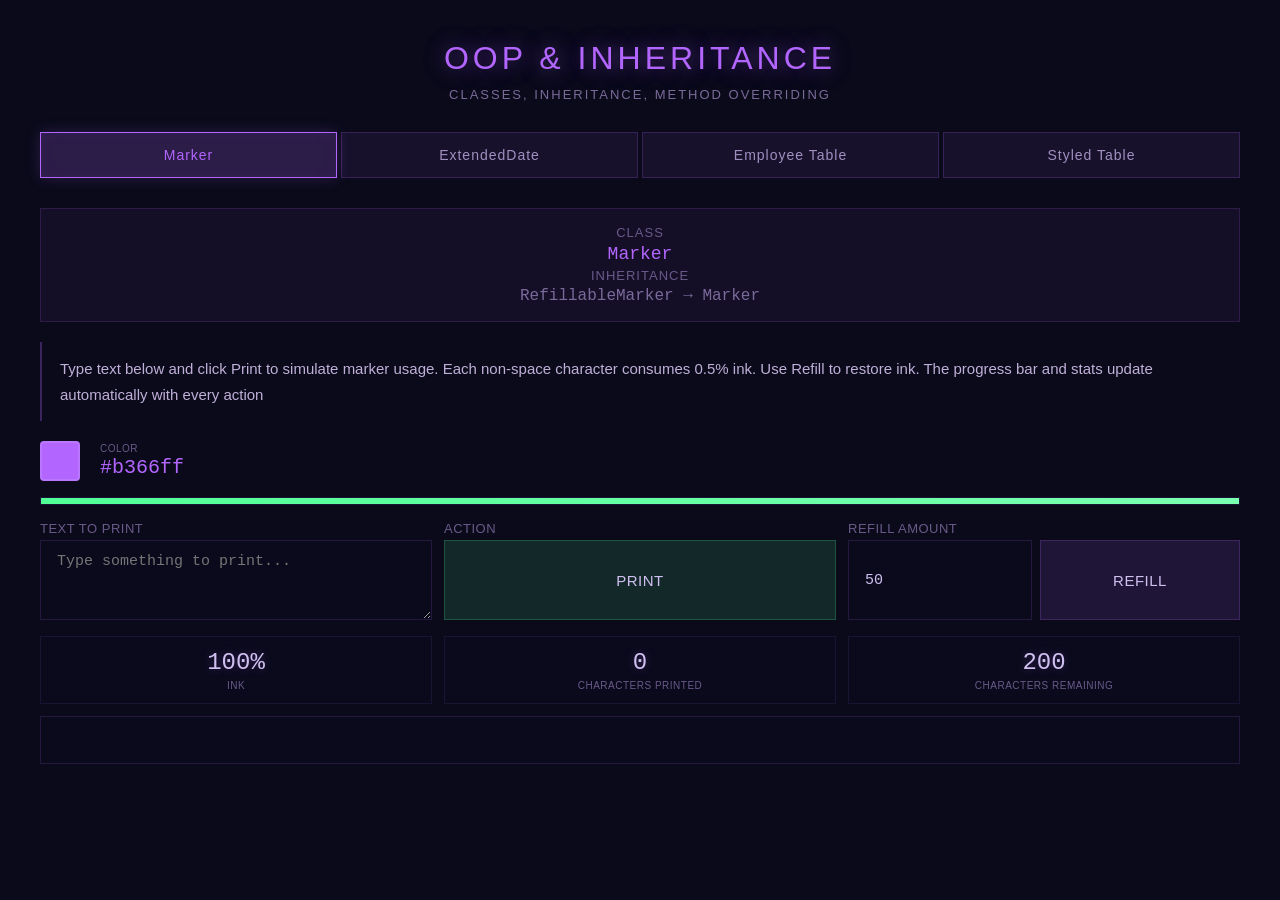
<file: OOPInheritance/index.html>
<!doctype html>
<html lang="en">
  <head>
    <meta charset="UTF-8" />
    <meta name="viewport" content="width=device-width, initial-scale=1.0" />
    <title>OOP &amp; Inheritance</title>
    <link rel="stylesheet" href="styles/reset.css" />
    <link rel="stylesheet" href="styles/layout.css" />
    <link rel="stylesheet" href="styles/components.css" />
    <link rel="stylesheet" href="styles/tasks.css" />
  </head>
  <body>
    <div class="container">
      <h1>OOP &amp; Inheritance</h1>
      <div class="subtitle">Classes, Inheritance, Method Overriding</div>

      <div class="tabs">
        <button class="tab-btn active" data-tab="marker">Marker</button>
        <button class="tab-btn" data-tab="extendeddate">ExtendedDate</button>
        <button class="tab-btn" data-tab="emptable">Employee Table</button>
        <button class="tab-btn" data-tab="styled">Styled Table</button>
      </div>

      <div id="marker" class="tab-content active"></div>
      <div id="extendeddate" class="tab-content"></div>
      <div id="emptable" class="tab-content"></div>
      <div id="styled" class="tab-content"></div>
    </div>

    <script src="src/models/Marker.js"></script>
    <script src="src/models/RefillableMarker.js"></script>
    <script src="src/models/ExtendedDate.js"></script>
    <script src="src/models/Employee.js"></script>
    <script src="src/models/EmpTable.js"></script>
    <script src="src/models/StyledEmpTable.js"></script>
    <script src="src/app.js"></script>
    <script src="src/tasks/marker.js"></script>
    <script src="src/tasks/date.js"></script>
    <script src="src/tasks/emptable.js"></script>
    <script src="src/tasks/styled.js"></script>
    <script src="src/main.js"></script>
  </body>
</html>
</file>
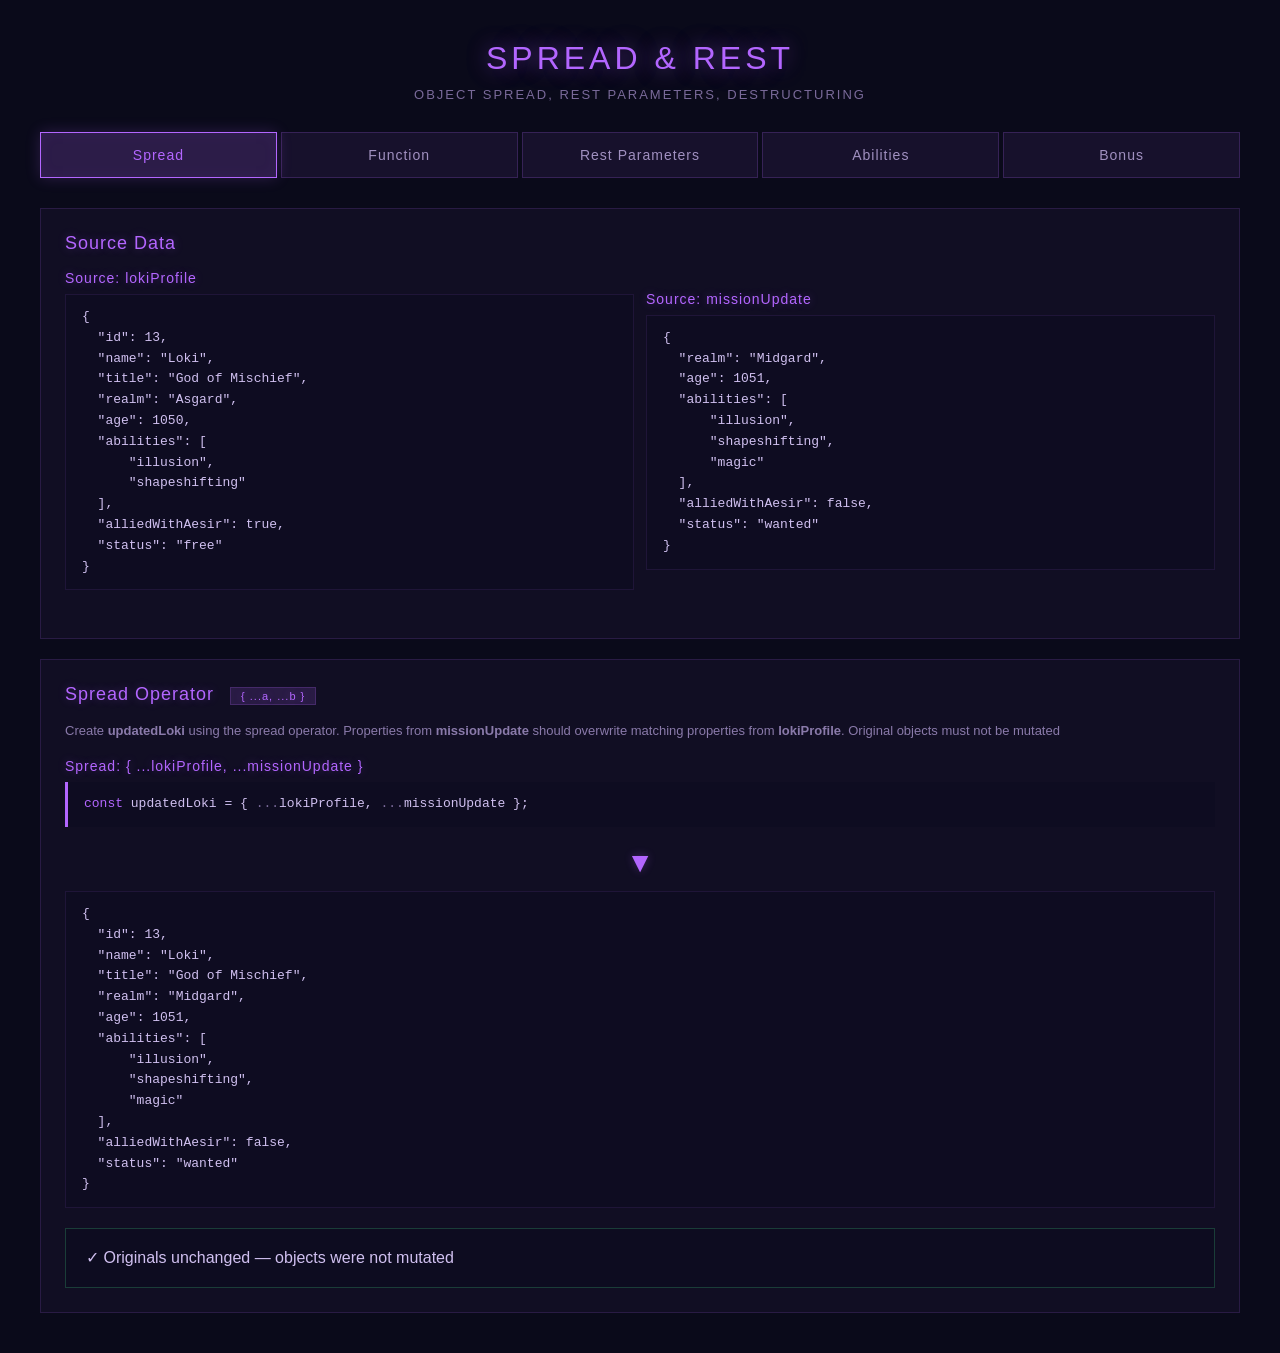
<file: SpreadRestObject/index.html>
<!doctype html>
<html lang="en">
  <head>
    <meta charset="UTF-8" />
    <meta name="viewport" content="width=device-width, initial-scale=1.0" />
    <title>SpreadRestObject</title>
    <script
      src="https://code.jquery.com/jquery-3.7.1.min.js"
      integrity="sha256-/JqT3SQfawRcv/BIHPThkBvs0OEvtFFmqPF/lYI/Cxo="
      crossorigin="anonymous"
    ></script>
    <link rel="stylesheet" href="css/reset.css" />
    <link rel="stylesheet" href="css/layout.css" />
    <link rel="stylesheet" href="css/components.css" />
    <link rel="stylesheet" href="css/tasks.css" />
  </head>
  <body>
    <div class="container">
      <h1>Spread &amp; Rest</h1>
      <div class="subtitle">Object Spread, Rest Parameters, Destructuring</div>

      <div class="tabs">
        <button class="tab-btn active" data-tab="task1">Spread</button>
        <button class="tab-btn" data-tab="task2">Function</button>
        <button class="tab-btn" data-tab="task3">Rest Parameters</button>
        <button class="tab-btn" data-tab="task4">Abilities</button>
        <button class="tab-btn" data-tab="bonus">Bonus</button>
      </div>

      <div class="card" style="margin-bottom: 20px;">
        <div class="card-title">
          Source Data
        </div>
        <div id="source-data"></div>
      </div>

      <div id="task1" class="tab-content active">
        <div class="card">
          <div class="card-title">
            Spread Operator
            <span class="badge">{ ...a, ...b }</span>
          </div>
          <div class="description-text">
            Create <strong>updatedLoki</strong> using the spread operator. Properties from
            <strong>missionUpdate</strong> should overwrite matching properties from <strong>lokiProfile</strong>.
            Original objects must not be mutated
          </div>
          <div id="task1-result"></div>
        </div>
      </div>

      <div id="task2" class="tab-content">
        <div class="card">
          <div class="card-title">
            Reusable Function
            <span class="badge">updateLokiProfile</span>
          </div>
          <div class="description-text">
            Encapsulate the merge logic into a reusable function
            <strong>updateLokiProfile(profile, update)</strong>
          </div>
          <div id="task2-result"></div>
        </div>
      </div>

      <div id="task3" class="tab-content">
        <div class="card">
          <div class="card-title">
            Rest Parameters
            <span class="badge">...fieldsToHide</span>
          </div>
          <div class="description-text">
            Write <strong>hideSecrets(profile, ...fieldsToHide)</strong> that returns
            a new object without the specified properties
          </div>
          <div id="task3-result"></div>
        </div>
      </div>

      <div id="task4" class="tab-content">
        <div class="card">
          <div class="card-title">
            Array Spread
            <span class="badge">destructure + spread</span>
          </div>
          <div class="description-text">
            Write <strong>learnAbilities(profile, ...newAbilities)</strong>.
            Destructure <strong>abilities</strong> from the profile and append new abilities using the spread operator
          </div>
          <div id="task4-result"></div>
        </div>
      </div>

      <div id="bonus" class="tab-content">
        <div class="card">
          <div class="card-title">
            Multiple Updates
            <span class="badge">mergeMissionUpdates</span>
          </div>
          <div class="description-text">
            Write <strong>mergeMissionUpdates(profile, ...updates)</strong> that
            merges the base profile with multiple update objects
          </div>
          <div id="bonus-result"></div>
        </div>
      </div>
    </div>

    <script src="js/main.js"></script>
    <script src="js/profile.js"></script>
  </body>
</html>
</file>
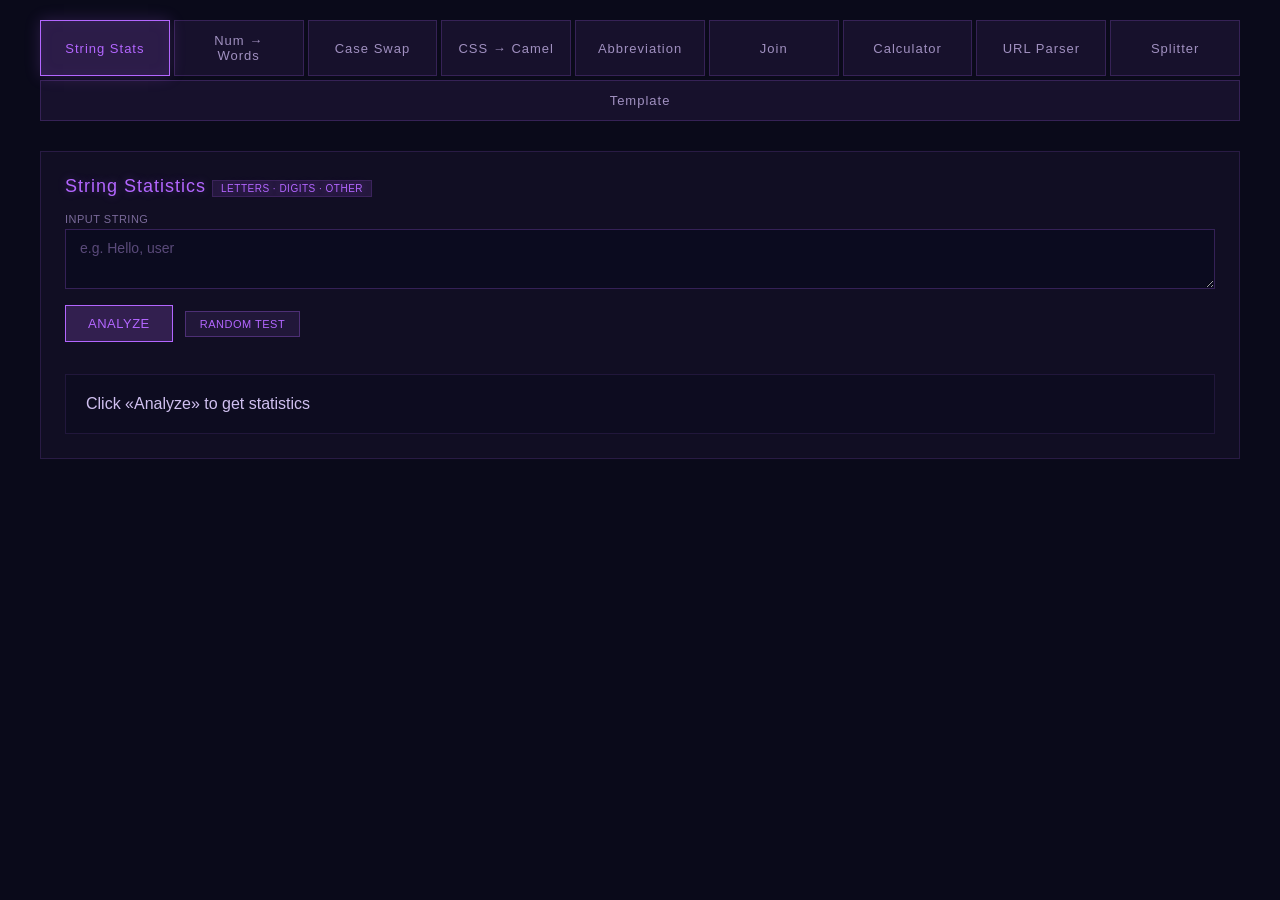
<file: UtilityToolkit/index.html>
<!doctype html>
<html lang="en">
  <head>
    <meta charset="UTF-8" />
    <meta name="viewport" content="width=device-width, initial-scale=1.0" />
    <title>UtilityToolkit</title>
    <script
      src="https://code.jquery.com/jquery-3.7.1.min.js"
      integrity="sha256-/JqT3SQfawRcv/BIHPThkBvs0OEvtFFmqPF/lYI/Cxo="
      crossorigin="anonymous"
    ></script>
    <link rel="stylesheet" href="css/reset.css" />
    <link rel="stylesheet" href="css/layout.css" />
    <link rel="stylesheet" href="css/components.css" />
    <link rel="stylesheet" href="css/tasks.css" />
  </head>
  <body>
    <div class="container">
      <div class="tabs">
        <button class="tab-btn active" data-tab="task1">String Stats</button>
        <button class="tab-btn" data-tab="task2">Num → Words</button>
        <button class="tab-btn" data-tab="task3">Case Swap</button>
        <button class="tab-btn" data-tab="task4">CSS → Camel</button>
        <button class="tab-btn" data-tab="task5">Abbreviation</button>
        <button class="tab-btn" data-tab="task6">Join</button>
        <button class="tab-btn" data-tab="task7">Calculator</button>
        <button class="tab-btn" data-tab="task8">URL Parser</button>
        <button class="tab-btn" data-tab="task9">Splitter</button>
        <button class="tab-btn" data-tab="task10">Template</button>
      </div>

      <div id="task1" class="tab-content active">
        <div class="card">
          <div class="card-title">
            String Statistics
            <span class="badge">letters &middot; digits &middot; other</span>
          </div>
          <div class="flex-row" style="margin-bottom: 16px">
            <div class="field flex-grow">
              <label class="field-label">Input string</label>
              <textarea
                id="t1-input"
                rows="2"
                placeholder="e.g. Hello, user"
              ></textarea>
            </div>
          </div>
          <div class="flex-row" style="margin-bottom: 16px">
            <button class="btn primary" id="t1-analyze">Analyze</button>
            <button class="btn small" id="t1-random">Random test</button>
          </div>
          <div id="t1-stats" class="stats-grid"></div>
          <div id="t1-frequency"></div>
          <div id="t1-result" class="result-box">
            <span class="value"
              >Click &laquo;Analyze&raquo; to get statistics</span
            >
          </div>
        </div>
      </div>

      <div id="task2" class="tab-content">
        <div class="card">
          <div class="card-title">
            Number to Words <span class="badge">1–999</span>
          </div>
          <div class="flex-row" style="margin-bottom: 16px">
            <div class="field" style="width: 120px">
              <label class="field-label">Number</label>
              <input
                type="number"
                id="t2-input"
                placeholder="e.g. 31"
                min="1"
                max="999"
              />
            </div>
            <button
              class="btn primary"
              id="t2-convert"
              style="margin-top: 18px"
            >
              Convert
            </button>
            <button class="btn small" id="t2-random" style="margin-top: 18px">
              Random
            </button>
          </div>
          <div id="t2-result" class="result-box">
            <span class="value"
              >Enter a number and click &laquo;Convert&raquo;</span
            >
          </div>
        </div>
      </div>

      <div id="task3" class="tab-content">
        <div class="card">
          <div class="card-title">
            Case Swap
            <span class="badge">upper ↔ lower &middot; digits → _</span>
          </div>
          <div class="flex-row" style="margin-bottom: 16px">
            <div class="field flex-grow">
              <label class="field-label">Input string</label>
              <textarea id="t3-input" rows="2" placeholder="e.g. Hello user"></textarea>
            </div>
          </div>
          <div class="flex-row" style="margin-bottom: 16px">
            <button class="btn primary" id="t3-convert">Convert</button>
            <button class="btn" id="t3-to-kebab">To kebab-case</button>
            <button class="btn" id="t3-to-snake">To snake_case</button>
            <button class="btn" id="t3-to-camel">To camelCase</button>
            <button class="btn small" id="t3-random">Random</button>
          </div>
          <div id="t3-result" class="result-box">
            <span class="value">Click &laquo;Convert&raquo; to swap case</span>
          </div>
        </div>
      </div>

      <div id="task4" class="tab-content">
        <div class="card">
          <div class="card-title">
            CSS ↔ CamelCase <span class="badge">kebab-case ↔ camelCase</span>
          </div>
          <div class="flex-row" style="margin-bottom: 16px">
            <div class="field flex-grow">
              <label class="field-label">CSS property name</label>
              <input
                type="text"
                id="t4-input"
                placeholder="e.g. font-size"
              />
            </div>
          </div>
          <div class="flex-row" style="margin-bottom: 16px">
            <button class="btn primary" id="t4-to-camel">→ camelCase</button>
            <button class="btn" id="t4-to-kebab">→ kebab-case</button>
            <button class="btn small" id="t4-batch">Batch convert</button>
            <button class="btn small" id="t4-random">Random</button>
          </div>
          <div id="t4-result" class="result-box">
            <span class="value">Enter a CSS property and convert</span>
          </div>
        </div>
      </div>

      <div id="task5" class="tab-content">
        <div class="card">
          <div class="card-title">
            Abbreviation <span class="badge">phrase → acronym</span>
          </div>
          <div class="flex-row" style="margin-bottom: 16px">
            <div class="field flex-grow">
              <label class="field-label">Phrase</label>
              <input
                type="text"
                id="t5-input"
                placeholder="e.g. object oriented programming"
              />
            </div>
          </div>
          <div class="flex-row" style="margin-bottom: 16px">
            <button class="btn primary" id="t5-convert">Abbreviate</button>
            <button class="btn small" id="t5-random">Random example</button>
          </div>
          <div id="t5-result" class="result-box">
            <span class="value"
              >Enter a phrase and click &laquo;Abbreviate&raquo;</span
            >
          </div>
        </div>
      </div>

      <div id="task6" class="tab-content">
        <div class="card">
          <div class="card-title">
            String Joiner
            <span class="badge">merge &middot; sort &middot; dedupe</span>
          </div>
          <div class="flex-row" style="margin-bottom: 16px">
            <div class="field flex-grow">
              <label class="field-label">Strings (one per line)</label>
              <textarea
                id="t6-input"
                rows="4"
                placeholder="Hello hai oiii hai&#10;Lemme show u how to move, lemme show u how to...&#10;I wanna see the whole workd put some stamps on my passposrttttt"
              ></textarea>
            </div>
          </div>
          <div class="flex-row" style="margin-bottom: 16px">
            <div class="field" style="width: 160px">
              <label class="field-label">Separator</label>
              <input type="text" id="t6-separator" value=", " />
            </div>
            <div class="field" style="width: 220px">
              <label class="field-label">Options</label>
              <select id="t6-options" multiple style="height: 150px">
                <option value="trim">Trim whitespace</option>
                <option value="dedupe" selected>Deduplicate</option>
                <option value="sort">Sort alphabetically</option>
                <option value="reverse">Reverse order</option>
                <option value="ignore-empty" selected>Ignore empty</option>
              </select>
            </div>
          </div>
          <div class="flex-row" style="margin-bottom: 16px">
            <button class="btn primary" id="t6-join">Join</button>
          </div>
          <div id="t6-result" class="result-box">
            <span class="value"
              >Configure options and click &laquo;Join&raquo;</span
            >
          </div>
        </div>
      </div>

      <div id="task7" class="tab-content">
        <div class="card">
          <div class="card-title">
            Calculator
            <span class="badge"
              >+ &middot; − &middot; × &middot; ÷ &middot; ^ &middot; %</span
            >
          </div>
          <div class="flex-row" style="margin-bottom: 12px">
            <div class="field flex-grow">
              <label class="field-label">Expression</label>
              <input
                type="text"
                id="t7-input"
                placeholder="e.g. (2 + 3) * 4"
              />
            </div>
          </div>
          <div class="calc-result-line" id="t7-preview">&nbsp;</div>
          <div class="expression-display" id="t7-display">&nbsp;</div>
          <div class="calc-keypad">
            <button class="calc-btn clear" data-calc="clear">C</button>
            <button class="calc-btn" data-calc="(">(</button>
            <button class="calc-btn" data-calc=")">)</button>
            <button class="calc-btn op" data-calc="/">÷</button>

            <button class="calc-btn" data-calc="7">7</button>
            <button class="calc-btn" data-calc="8">8</button>
            <button class="calc-btn" data-calc="9">9</button>
            <button class="calc-btn op" data-calc="*">×</button>

            <button class="calc-btn" data-calc="4">4</button>
            <button class="calc-btn" data-calc="5">5</button>
            <button class="calc-btn" data-calc="6">6</button>
            <button class="calc-btn op" data-calc="-">−</button>

            <button class="calc-btn" data-calc="1">1</button>
            <button class="calc-btn" data-calc="2">2</button>
            <button class="calc-btn" data-calc="3">3</button>
            <button class="calc-btn op" data-calc="+">+</button>

            <button class="calc-btn" data-calc="0">0</button>
            <button class="calc-btn" data-calc=".">.</button>
            <button class="calc-btn" data-calc="%">%</button>
            <button class="calc-btn equals" data-calc="=">=</button>
          </div>
          <div id="t7-result" class="result-box" style="margin-top: 12px">
            <span class="value">Use keypad or type an expression</span>
          </div>
        </div>
      </div>

      <div id="task8" class="tab-content">
        <div class="card">
          <div class="card-title">
            URL Parser
            <span class="badge"
              >protocol &middot; domain &middot; path &middot; query</span
            >
          </div>
          <div class="flex-row" style="margin-bottom: 16px">
            <div class="field flex-grow">
              <label class="field-label">URL</label>
              <input
                type="text"
                id="t8-input"
                placeholder="e.g. https://example.com/page?q=search"
              />
            </div>
          </div>
          <div class="flex-row" style="margin-bottom: 16px">
            <button class="btn primary" id="t8-parse">Parse</button>
            <button class="btn small" id="t8-examples">Examples</button>
          </div>
          <div id="t8-result" class="result-box" style="margin-bottom: 12px">
            <span class="value">Enter a URL and click &laquo;Parse&raquo;</span>
          </div>
          <div id="t8-details"></div>
        </div>
      </div>

      <div id="task9" class="tab-content">
        <div class="card">
          <div class="card-title">
            Custom Splitter <span class="badge">split without split()</span>
          </div>
          <div class="flex-row" style="margin-bottom: 16px">
            <div class="field flex-grow">
              <label class="field-label">String to split</label>
              <input
                type="text"
                id="t9-input"
                placeholder="e.g. Hello hai oiii hai"
              />
            </div>
          </div>
          <div class="flex-row" style="margin-bottom: 16px">
            <div class="field" style="width: 140px">
              <label class="field-label">Separator</label>
              <input type="text" id="t9-separator" value=" " />
            </div>
            <div class="field" style="width: 100px">
              <label class="field-label">Limit</label>
              <input
                type="number"
                id="t9-limit"
                value="0"
                min="0"
                placeholder="0 = no limit"
              />
            </div>
            <button class="btn primary" id="t9-split" style="margin-top: 18px">
              Split
            </button>
          </div>
          <div id="t9-result" class="result-box" style="margin-bottom: 12px">
            <span class="value">Configure and click &laquo;Split&raquo;</span>
          </div>
          <div id="t9-parts"></div>
        </div>
      </div>

      <div id="task10" class="tab-content">
        <div class="card">
          <div class="card-title">
            Template Engine <span class="badge">%1 %2.%3.%4 → values</span>
          </div>
          <div class="flex-row" style="margin-bottom: 16px">
            <div class="field flex-grow">
              <label class="field-label">Template</label>
              <input
                type="text"
                id="t10-template"
                placeholder="e.g. Hello %1, you are %2 years old"
              />
            </div>
          </div>
          <div class="field" style="margin-bottom: 16px">
            <label class="field-label"
              >Parameters (one per line, %1 is first line, %2 is second,
              etc.)</label
            >
            <textarea
              id="t10-params"
              rows="4"
              placeholder="Enter parameters, one per line..."
            ></textarea>
          </div>
          <div class="flex-row" style="margin-bottom: 16px">
            <button class="btn primary" id="t10-render">Render</button>
            <button class="btn small" id="t10-example1">Example 1</button>
            <button class="btn small" id="t10-example2">Example 2</button>
            <button class="btn small" id="t10-example3">Example 3</button>
            <button class="btn small" id="t10-example4">Example 4</button>
          </div>
          <div id="t10-result" class="result-box" style="margin-bottom: 12px">
            <span class="value"
              >Enter template and parameters, then click
              &laquo;Render&raquo;</span
            >
          </div>
        </div>
      </div>
    </div>

    <script src="js/constants.js"></script>
    <script src="js/utils.js"></script>
    <script src="js/main.js"></script>
    <script src="js/string-stats.js"></script>
    <script src="js/number-to-words.js"></script>
    <script src="js/case-swap.js"></script>
    <script src="js/css-to-camel.js"></script>
    <script src="js/abbreviation.js"></script>
    <script src="js/string-join.js"></script>
    <script src="js/calculator.js"></script>
    <script src="js/url-parser.js"></script>
    <script src="js/splitter.js"></script>
    <script src="js/template.js"></script>
  </body>
</html>
</file>
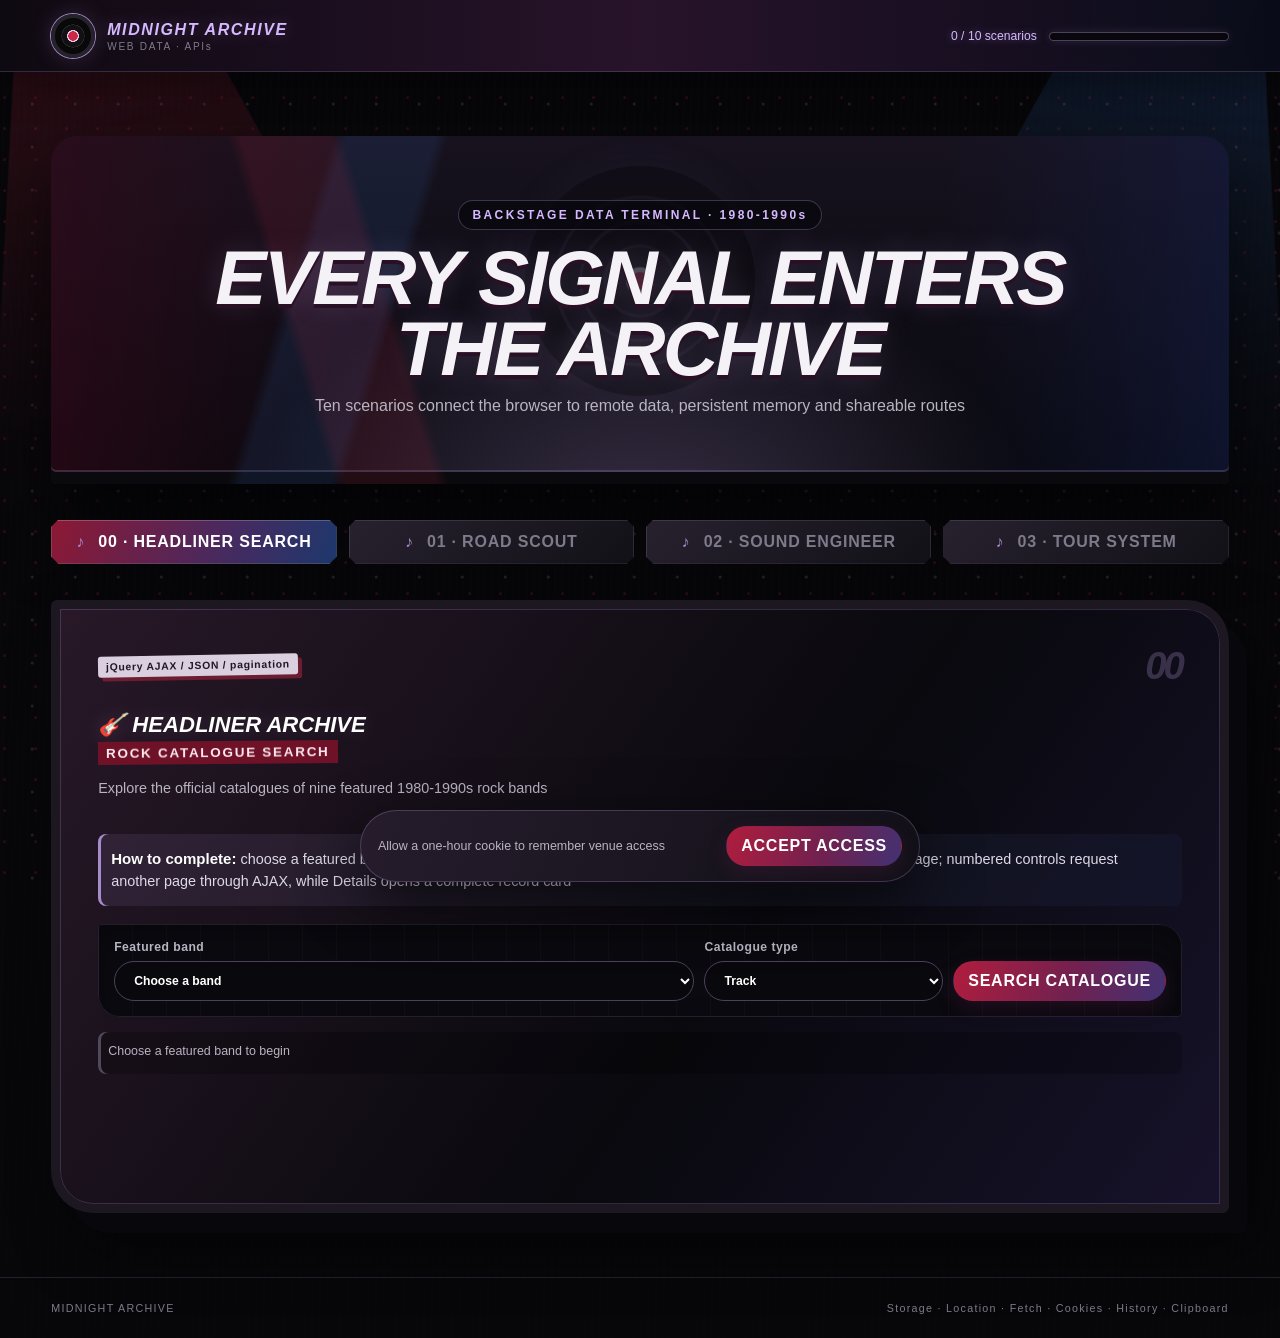
<file: WebDataAndAPIs/index.html>
<!doctype html>
<html lang="en">
  <head>
    <meta charset="UTF-8" />
    <meta name="viewport" content="width=device-width, initial-scale=1.0" />
    <meta
      name="description"
      content="interactive 1980-1990s rock archive demonstrating jQuery AJAX, Fetch, Storage, History, Location, Cookies and browser APIs"
    />
    <title>Midnight Archive</title>
    <link rel="stylesheet" href="css/variables.css" />
    <link rel="stylesheet" href="css/base.css" />
    <link rel="stylesheet" href="css/components.css" />
    <link rel="stylesheet" href="css/music-theme.css" />
    <link rel="stylesheet" href="css/card-shapes.css" />
  </head>
  <body>
    <div class="stage-light stage-light--red" aria-hidden="true"></div>
    <div class="stage-light stage-light--blue" aria-hidden="true"></div>
    <div class="app-shell">
      <header class="topbar">
        <a class="brand" href="#top" aria-label="Midnight Archive home">
          <span class="brand__mark" aria-hidden="true">MA</span>
          <span
            ><strong>MIDNIGHT ARCHIVE</strong
            ><small>WEB DATA · APIs</small></span
          >
        </a>
        <div class="progress-wrap">
          <span class="progress-label">0 / 10 scenarios</span>
          <div
            class="progress"
            role="progressbar"
            aria-label="Completed scenarios"
            aria-valuemin="0"
            aria-valuemax="10"
            aria-valuenow="0"
          >
            <div class="progress__fill"></div>
          </div>
        </div>
      </header>

      <main id="top" class="main-content">
        <section class="hero">
          <div class="hero__eyebrow">BACKSTAGE DATA TERMINAL · 1980-1990s</div>
          <h1>Every signal enters the archive</h1>
          <p>
            Ten scenarios connect the browser to remote data, persistent memory
            and shareable routes
          </p>
        </section>

        <nav class="tabs" role="tablist" aria-label="Archive levels">
          <button
            class="tab active"
            id="tab-headliner"
            type="button"
            role="tab"
            tabindex="0"
            aria-selected="true"
            aria-controls="headliner"
            data-tab="headliner"
          >
            00 · Headliner Search
          </button>
          <button
            class="tab"
            id="tab-scout"
            type="button"
            role="tab"
            tabindex="-1"
            aria-selected="false"
            aria-controls="scout"
            data-tab="scout"
          >
            01 · Road Scout
          </button>
          <button
            class="tab"
            id="tab-engineer"
            type="button"
            role="tab"
            tabindex="-1"
            aria-selected="false"
            aria-controls="engineer"
            data-tab="engineer"
          >
            02 · Sound Engineer
          </button>
          <button
            class="tab"
            id="tab-simulator"
            type="button"
            role="tab"
            tabindex="-1"
            aria-selected="false"
            aria-controls="simulator"
            data-tab="simulator"
          >
            03 · Tour System
          </button>
        </nav>

        <section
          class="tab-panel active"
          id="headliner"
          role="tabpanel"
          aria-labelledby="tab-headliner"
        >
          <article
            class="task-card task-card--feature"
            data-task-id="jquery-ajax-search"
          >
            <header class="task-card__header">
              <span class="event-badge">jQuery AJAX / JSON / pagination</span>
              <span class="task-number">00</span>
            </header>
            <h2>🎸 Headliner Archive</h2>
            <h3>Rock Catalogue Search</h3>
            <p class="briefing">
              Explore the official catalogues of nine featured 1980-1990s rock
              bands
            </p>
            <p class="objective">
              <strong>How to complete:</strong> choose a featured band, select
              Track, Album or Artist and use Search Catalogue. Ten results
              appear per page; numbered controls request another page through
              AJAX, while Details opens a complete record card
            </p>
            <form
              class="task-form search-form"
              id="jquery-ajax-search-form"
              novalidate
            >
              <label for="music-query"
                >Featured band
                <select
                  class="field-control"
                  id="music-query"
                  name="query"
                  required
                >
                  <option value="">Choose a band</option>
                  <option value="Cinderella">Cinderella</option>
                  <option value="Guns N' Roses">Guns N' Roses</option>
                  <option value="Metallica">Metallica</option>
                  <option value="Quiet Riot">Quiet Riot</option>
                  <option value="Bon Jovi">Bon Jovi</option>
                  <option value="Def Leppard">Def Leppard</option>
                  <option value="Ratt">Ratt</option>
                  <option value="Winger">Winger</option>
                  <option value="AC/DC">AC/DC</option>
                </select>
              </label>
              <label for="music-type"
                >Catalogue type
                <select class="field-control" id="music-type" name="type">
                  <option value="track">Track</option>
                  <option value="album">Album</option>
                  <option value="artist">Artist</option>
                </select>
              </label>
              <button class="btn btn--primary" type="submit">
                Search Catalogue
              </button>
            </form>
            <div
              class="result"
              id="jquery-ajax-search-result"
              aria-live="polite"
            >
              Choose a featured band to begin
            </div>
            <div
              class="catalogue-grid"
              id="music-results"
              aria-live="polite"
            ></div>
            <nav
              class="pagination"
              id="music-pagination"
              aria-label="Catalogue result pages"
            ></nav>
            <section
              class="details-panel"
              id="music-details"
              role="dialog"
              aria-modal="true"
              aria-label="Catalogue record details"
              aria-live="polite"
              hidden
            ></section>
          </article>
        </section>

        <section
          class="tab-panel"
          id="scout"
          role="tabpanel"
          aria-labelledby="tab-scout"
          hidden
        >
          <div class="task-grid">
            <article class="task-card" data-task-id="local-storage">
              <header class="task-card__header">
                <span class="event-badge">localStorage</span
                ><span class="task-number">01</span>
              </header>
              <h2>🎤 Scout I</h2>
              <h3>Form Your Band</h3>
              <p class="briefing">
                Create an original rock band and register it as tonight’s
                headliner
              </p>
              <p class="objective">
                <strong>How to complete:</strong> enter your band name and
                select Register Band, then reload the page. The headliner
                remains saved and the form stays hidden until Remove Band clears
                localStorage
              </p>
              <div class="task-form">
                <h4 class="display-title" id="band-greeting">
                  No Headliner Registered
                </h4>
                <div id="band-entry">
                  <label for="band-name">Original band name</label
                  ><input
                    class="field-control"
                    id="band-name"
                    type="text"
                    autocomplete="off"
                    placeholder="Midnight Voltage"
                  />
                </div>
                <button class="btn btn--submit" id="band-save" type="button">
                  Register Band
                </button>
                <button
                  class="btn btn--ghost"
                  id="band-remove"
                  type="button"
                  hidden
                >
                  Remove Band
                </button>
              </div>
              <div
                class="result"
                id="local-storage-result"
                aria-live="polite"
              ></div>
            </article>

            <article class="task-card" data-task-id="location-object">
              <header class="task-card__header">
                <span class="event-badge">window.location</span
                ><span class="task-number">02</span>
              </header>
              <h2>📍 Scout II</h2>
              <h3>Current Page Address</h3>
              <p class="briefing">
                The tour terminal reads the exact browser address of this
                running archive
              </p>
              <p class="objective">
                <strong>How to complete:</strong> select Read Address. Full URL
                is this page’s complete address, Host is the local or remote
                server, and Page path identifies the open file. Add
                <code>?id=1986</code> to the end of the address to reveal the
                optional Tour ID
              </p>
              <div class="task-form">
                <ul class="data-list" id="location-list">
                  <li>Current address has not been read</li>
                </ul>
              </div>
              <div class="actions">
                <button
                  class="btn btn--primary"
                  id="location-inspect"
                  type="button"
                >
                  Read Address
                </button>
              </div>
              <div
                class="result"
                id="location-object-result"
                aria-live="polite"
              ></div>
            </article>

            <article class="task-card" data-task-id="basic-fetch">
              <header class="task-card__header">
                <span class="event-badge">fetch / response.json()</span
                ><span class="task-number">03</span>
              </header>
              <h2>🐈 Scout III</h2>
              <h3>Roadie Cat Dispatch</h3>
              <p class="briefing">
                The tour bus radio receives a new fact about its backstage cat
              </p>
              <p class="objective">
                <strong>How to complete:</strong> select Call Tour Cat. Fetch
                requests JSON from catfact.ninja and displays the received fact
                without reloading the archive
              </p>
              <div class="task-form">
                <blockquote class="fact-display" id="basic-fetch-text">
                  No transmission received
                </blockquote>
              </div>
              <div class="actions">
                <button
                  class="btn btn--primary"
                  id="basic-fetch-load"
                  type="button"
                >
                  Call Tour Cat
                </button>
              </div>
              <div
                class="result"
                id="basic-fetch-result"
                aria-live="polite"
              ></div>
            </article>
          </div>
        </section>

        <section
          class="tab-panel"
          id="engineer"
          role="tabpanel"
          aria-labelledby="tab-engineer"
          hidden
        >
          <div class="task-grid">
            <article class="task-card" data-task-id="cookie-management">
              <header class="task-card__header">
                <span class="event-badge">document.cookie / max-age</span
                ><span class="task-number">04</span>
              </header>
              <h2>🎫 Engineer I</h2>
              <h3>Venue Access Consent</h3>
              <p class="briefing">
                A one-hour browser cookie remembers that venue access was
                accepted
              </p>
              <p class="objective">
                <strong>How to complete:</strong> when no consent cookie exists,
                a fixed venue notice appears below. Select Accept Access and
                reload the page; the notice stays hidden until the one-hour
                max-age expires. Reset Consent removes it for another test
              </p>
              <div class="task-form">
                <p class="status-display" id="cookie-status">
                  Checking venue access
                </p>
              </div>
              <div class="actions">
                <button
                  class="btn btn--ghost"
                  id="cookie-recheck"
                  type="button"
                >
                  Recheck Access</button
                ><button class="btn btn--ghost" id="cookie-clear" type="button">
                  Reset Consent
                </button>
              </div>
              <div
                class="result"
                id="cookie-management-result"
                aria-live="polite"
              ></div>
            </article>

            <article class="task-card" data-task-id="github-fetch">
              <header class="task-card__header">
                <span class="event-badge">fetch / response.ok / errors</span
                ><span class="task-number">05</span>
              </header>
              <h2>💻 Engineer II</h2>
              <h3>Tour Web Developer</h3>
              <p class="briefing">
                Find a GitHub developer for the band’s digital tour crew
              </p>
              <p class="objective">
                <strong>How to complete:</strong> enter a GitHub username and
                select Find Developer. A successful API response displays the
                developer’s avatar, name and profile; status 404 displays a
                visible not-found state
              </p>
              <form
                class="task-form inline-form"
                id="github-fetch-form"
                novalidate
              >
                <label for="github-username"
                  >Developer’s GitHub username<input
                    class="field-control"
                    id="github-username"
                    type="search"
                    autocomplete="off"
                    placeholder="torvalds"
                    required /></label
                ><button class="btn btn--primary" type="submit">
                  Find Developer
                </button>
              </form>
              <div class="profile-card" id="github-profile" hidden></div>
              <div
                class="result"
                id="github-fetch-result"
                aria-live="polite"
              ></div>
            </article>

            <article class="task-card" data-task-id="url-search-params">
              <header class="task-card__header">
                <span class="event-badge">URLSearchParams / pushState</span
                ><span class="task-number">06</span>
              </header>
              <h2>🎚️ Engineer III</h2>
              <h3>Setlist Status Link</h3>
              <p class="briefing">
                A shareable URL remembers which part of the band’s setlist is
                selected
              </p>
              <p class="objective">
                <strong>How to complete:</strong> select All Tracks, On Tour or
                Retired. history.pushState writes the selected status into
                <code>?filter=</code> without reloading, while URLSearchParams
                restores the matching control after the page opens
              </p>
              <div class="task-form">
                <div
                  class="filter-group"
                  id="url-search-params-controls"
                  aria-label="Setlist filters"
                >
                  <button class="filter-button" type="button" data-filter="all">
                    All Tracks</button
                  ><button
                    class="filter-button"
                    type="button"
                    data-filter="active"
                  >
                    On Tour</button
                  ><button
                    class="filter-button"
                    type="button"
                    data-filter="completed"
                  >
                    Retired
                  </button>
                </div>
                <p class="status-display" id="url-search-params-value">
                  Selected setlist: All Tracks
                </p>
              </div>
              <div
                class="result"
                id="url-search-params-result"
                aria-live="polite"
              ></div>
            </article>
          </div>
        </section>

        <section
          class="tab-panel"
          id="simulator"
          role="tabpanel"
          aria-labelledby="tab-simulator"
          hidden
        >
          <div class="task-grid">
            <article class="task-card" data-task-id="history-api">
              <header class="task-card__header">
                <span class="event-badge">History API / popstate</span
                ><span class="task-number">07</span>
              </header>
              <h2>🗺️ System I</h2>
              <h3>Band Microsite Router</h3>
              <p class="briefing">
                Three pages of an 80s band website open without a full page
                reload
              </p>
              <p class="objective">
                <strong>How to complete:</strong> open Tour Home, Band Biography
                and Booking Office. Each link cancels normal navigation and
                changes the URL through history.pushState; the browser Back and
                Forward buttons restore content through popstate
              </p>
              <div class="task-form spa-frame">
                <nav id="spa-navigation" aria-label="Band website pages">
                  <a href="/home" data-route="home">Tour Home</a
                  ><a href="/about" data-route="about">Band Biography</a
                  ><a href="/contacts" data-route="contacts">Booking Office</a>
                </nav>
                <section id="spa-content" tabindex="-1"></section>
              </div>
              <div
                class="result"
                id="history-api-result"
                aria-live="polite"
              ></div>
            </article>

            <article class="task-card" data-task-id="fetch-cache">
              <header class="task-card__header">
                <span class="event-badge"
                  >fetch / localStorage / Date.now()</span
                ><span class="task-number">08</span>
              </header>
              <h2>💵 System II</h2>
              <h3>International Tour Budget</h3>
              <p class="briefing">
                The tour accountant caches current exchange rates for overseas
                concert expenses
              </p>
              <p class="objective">
                <strong>How to complete:</strong> select Load Tour Rates. Fresh
                rate data is read from localStorage; missing or expired data
                triggers a fetch request to the NBU API, then JSON.stringify
                stores the response with a Date.now timestamp for one hour
              </p>
              <div class="task-form">
                <ul class="rate-list" id="currency-list">
                  <li>Exchange board is offline</li>
                </ul>
                <small class="cache-note" id="currency-source"
                  >No source selected</small
                >
              </div>
              <div class="actions">
                <button
                  class="btn btn--primary"
                  id="currency-load"
                  type="button"
                >
                  Load Tour Rates</button
                ><button
                  class="btn btn--ghost"
                  id="currency-clear"
                  type="button"
                >
                  Clear Rate Cache
                </button>
              </div>
              <div
                class="result"
                id="fetch-cache-result"
                aria-live="polite"
              ></div>
            </article>

            <article class="task-card" data-task-id="clipboard-api">
              <header class="task-card__header">
                <span class="event-badge">navigator.clipboard / onLine</span
                ><span class="task-number">09</span>
              </header>
              <h2>📼 System III</h2>
              <h3>Setlist Note Copier</h3>
              <p class="briefing">
                A production note for tonight’s concert moves into the system
                clipboard
              </p>
              <p class="objective">
                <strong>How to complete:</strong> edit the concert note and
                select Copy Setlist Note. navigator.clipboard.writeText copies
                it and changes the button for two seconds; offline status
                disables the control
              </p>
              <div class="task-form">
                <label for="clipboard-text">Tonight’s production note</label
                ><textarea class="field-control text-area" id="clipboard-text">
House lights down. Amplifiers ready. Headliner enters after the midnight intro</textarea
                ><button
                  class="btn btn--submit"
                  id="clipboard-copy"
                  type="button"
                >
                  Copy Setlist Note
                </button>
              </div>
              <div
                class="result"
                id="clipboard-api-result"
                aria-live="polite"
              ></div>
            </article>
          </div>
        </section>
      </main>

      <footer>
        <span>MIDNIGHT ARCHIVE</span
        ><span>Storage · Location · Fetch · Cookies · History · Clipboard</span>
      </footer>
    </div>

    <aside class="cookie-banner" id="cookie-banner" aria-live="polite" hidden>
      <span>Allow a one-hour cookie to remember venue access</span>
      <button class="btn btn--primary" id="cookie-accept" type="button">
        Accept Access
      </button>
    </aside>
    <div class="toast-region" aria-live="polite" aria-atomic="true"></div>

    <script
      src="https://code.jquery.com/jquery-3.7.1.min.js"
      integrity="sha256-/JqT3SQfawRcv/BIHPThkBvs0OEvtFFmqPF/lYI/Cxo="
      crossorigin="anonymous"
    ></script>
    <script src="js/constants/app.constants.js"></script>
    <script src="js/constants/ui.constants.js"></script>
    <script src="js/core/dom.js"></script>
    <script src="js/core/ui.js"></script>
    <script src="js/tasks/jquery-ajax-search.js"></script>
    <script src="js/tasks/local-storage.js"></script>
    <script src="js/tasks/location-object.js"></script>
    <script src="js/tasks/basic-fetch.js"></script>
    <script src="js/tasks/cookie-management.js"></script>
    <script src="js/tasks/github-fetch.js"></script>
    <script src="js/tasks/url-search-params.js"></script>
    <script src="js/tasks/history-api.js"></script>
    <script src="js/tasks/fetch-cache.js"></script>
    <script src="js/tasks/clipboard-api.js"></script>
    <script src="js/main.js"></script>
  </body>
</html>
</file>
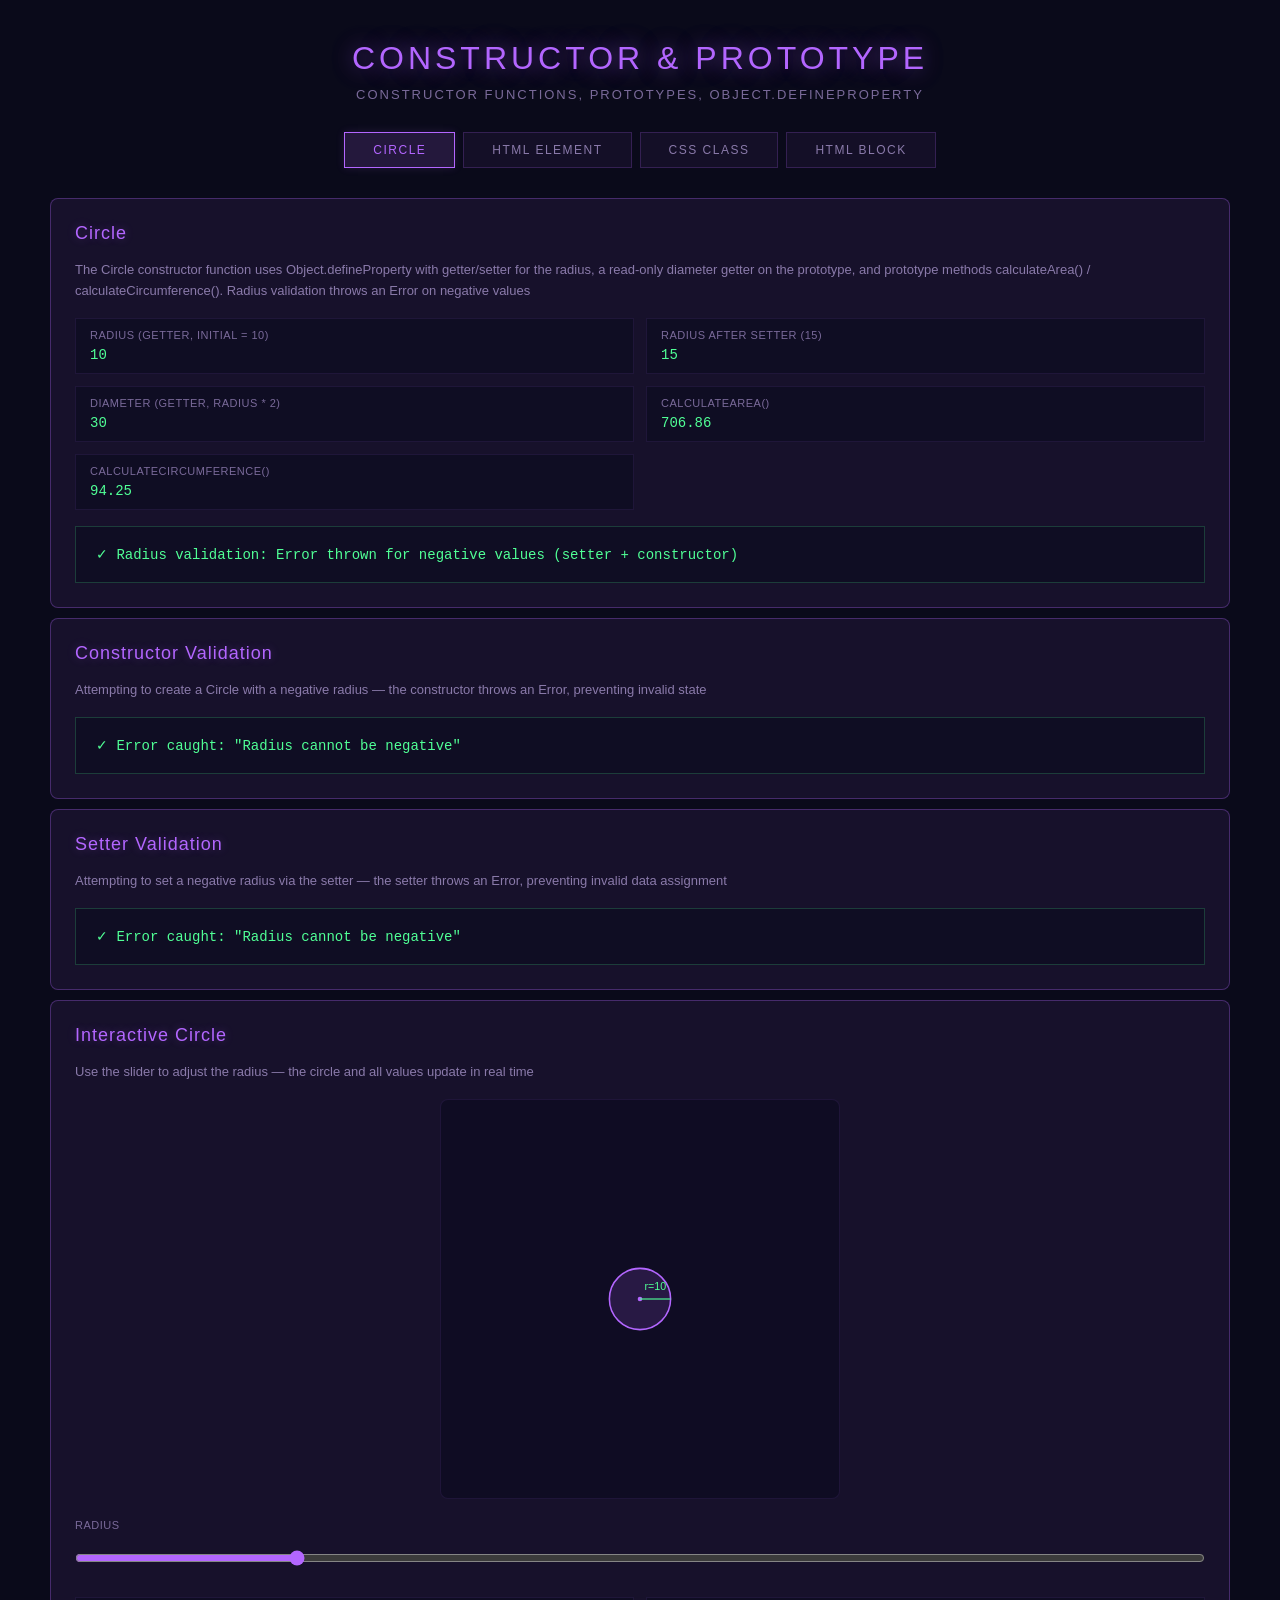
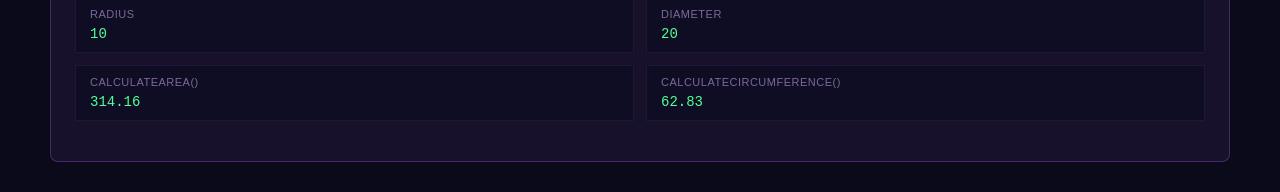
<file: СonstructorPrototype/index.html>
<!doctype html>
<html lang="en">
  <head>
    <meta charset="UTF-8" />
    <meta name="viewport" content="width=device-width, initial-scale=1.0" />
    <title>Constructor Prototype</title>
    <link rel="stylesheet" href="styles/reset.css" />
    <link rel="stylesheet" href="styles/layout.css" />
    <link rel="stylesheet" href="styles/components.css" />
    <link rel="stylesheet" href="styles/tasks.css" />
  </head>
  <body>
    <div class="container">
      <h1>Constructor &amp; Prototype</h1>
      <div class="subtitle">Constructor Functions, Prototypes, Object.defineProperty</div>

      <div class="tabs">
        <button class="tab-btn active" data-tab="circle">Circle</button>
        <button class="tab-btn" data-tab="element">HTML Element</button>
        <button class="tab-btn" data-tab="cssclass">CSS Class</button>
        <button class="tab-btn" data-tab="htmlblock">HTML Block</button>
      </div>

      <div id="circle" class="tab-content active"></div>
      <div id="element" class="tab-content"></div>
      <div id="cssclass" class="tab-content"></div>
      <div id="htmlblock" class="tab-content"></div>
    </div>

    <script src="src/models/Circle.js"></script>
    <script src="src/models/HtmlElement.js"></script>
    <script src="src/models/CssClass.js"></script>
    <script src="src/models/HtmlBlock.js"></script>
    <script src="src/app.js"></script>
    <script src="src/main.js"></script>
  </body>
</html>
</file>
<file: AsyncPromises/styles/layout.css>
.container {
    max-width: 1200px;
    margin: 0 auto;
}

h1 {
    text-align: center;
    font-size: 32px;
    font-weight: 300;
    color: #b366ff;
    text-shadow: 0 0 20px rgba(179, 102, 255, 0.5), 0 0 40px rgba(179, 102, 255, 0.2);
    padding: 20px 0 10px;
    letter-spacing: 4px;
    text-transform: uppercase;
}

.subtitle {
    text-align: center;
    color: #7a6a9a;
    font-size: 13px;
    letter-spacing: 2px;
    margin-bottom: 30px;
    text-transform: uppercase;
}

.tabs {
    display: flex;
    gap: 4px;
    margin-bottom: 30px;
    flex-wrap: wrap;
}

.tab-btn {
    flex: 1;
    min-width: 140px;
    padding: 14px 20px;
    background: rgba(179, 102, 255, 0.08);
    border: 1px solid rgba(179, 102, 255, 0.2);
    color: #a090c0;
    font-size: 14px;
    cursor: pointer;
    transition: all 0.3s ease;
    text-align: center;
    letter-spacing: 1px;
    font-weight: 500;
}

.tab-btn:hover {
    background: rgba(179, 102, 255, 0.15);
    color: #d0c0f0;
    border-color: rgba(179, 102, 255, 0.4);
}

.tab-btn.active {
    background: rgba(179, 102, 255, 0.2);
    color: #b366ff;
    border-color: #b366ff;
    box-shadow: 0 0 15px rgba(179, 102, 255, 0.2), inset 0 0 15px rgba(179, 102, 255, 0.05);
}

.tab-content {
    display: none;
    animation: fadeIn 0.4s ease;
}

.tab-content.active {
    display: block;
}

@keyframes fadeIn {
    from {
        opacity: 0;
        transform: translateY(10px);
    }
    to {
        opacity: 1;
        transform: translateY(0);
    }
}

.flex-row {
    display: flex;
    gap: 12px;
    flex-wrap: wrap;
    align-items: center;
}

.flex-row.end {
    justify-content: flex-end;
}

.flex-row.between {
    justify-content: space-between;
}

.flex-grow {
    flex: 1;
    min-width: 120px;
}

@media (max-width: 768px) {
    .tab-btn {
        min-width: 100px;
        padding: 10px 14px;
        font-size: 12px;
    }

    .flex-row {
        gap: 8px;
    }
}
</file>
<file: AsyncPromises/styles/components.css>
.card {
    background: rgba(179, 102, 255, 0.04);
    border: 1px solid rgba(179, 102, 255, 0.15);
    padding: 24px;
    margin-bottom: 20px;
    transition: border-color 0.3s ease;
}

.card:hover {
    border-color: rgba(179, 102, 255, 0.3);
}

.card-title {
    font-size: 18px;
    color: #b366ff;
    margin-bottom: 16px;
    font-weight: 400;
    letter-spacing: 1px;
    text-shadow: 0 0 10px rgba(179, 102, 255, 0.3);
}

.card-title .badge {
    display: inline-block;
    font-size: 11px;
    background: rgba(179, 102, 255, 0.15);
    padding: 2px 10px;
    margin-left: 10px;
    color: #b366ff;
    border: 1px solid rgba(179, 102, 255, 0.2);
    vertical-align: middle;
    letter-spacing: 1px;
}

input,
select {
    background: rgba(10, 10, 30, 0.8);
    border: 1px solid rgba(179, 102, 255, 0.25);
    color: #d0c0f0;
    padding: 10px 14px;
    font-size: 14px;
    outline: none;
    transition: border-color 0.3s ease, box-shadow 0.3s ease;
    width: 100%;
}

input:focus,
select:focus {
    border-color: #b366ff;
    box-shadow: 0 0 10px rgba(179, 102, 255, 0.2);
}

input::placeholder {
    color: #5a4a7a;
}

select option {
    background: #0a0a1a;
    color: #d0c0f0;
}

.btn {
    padding: 10px 22px;
    border: 1px solid rgba(179, 102, 255, 0.3);
    background: rgba(179, 102, 255, 0.1);
    color: #b366ff;
    font-size: 13px;
    cursor: pointer;
    transition: all 0.3s ease;
    letter-spacing: 0.5px;
    white-space: nowrap;
    text-transform: uppercase;
    font-weight: 500;
}

.btn:hover {
    background: rgba(179, 102, 255, 0.2);
    border-color: #b366ff;
    box-shadow: 0 0 12px rgba(179, 102, 255, 0.2);
}

.btn:disabled {
    opacity: 0.5;
    cursor: not-allowed;
}

.btn.primary {
    background: rgba(179, 102, 255, 0.2);
    border-color: #b366ff;
}

.btn.primary:hover {
    background: rgba(179, 102, 255, 0.3);
    box-shadow: 0 0 20px rgba(179, 102, 255, 0.3);
}

.btn.primary:disabled:hover {
    background: rgba(179, 102, 255, 0.2);
    box-shadow: none;
}

.btn.danger {
    border-color: rgba(255, 80, 80, 0.3);
    color: #ff6060;
    background: rgba(255, 80, 80, 0.08);
}

.btn.danger:hover {
    background: rgba(255, 80, 80, 0.15);
    border-color: #ff6060;
    box-shadow: 0 0 12px rgba(255, 80, 80, 0.2);
}

.btn.success {
    border-color: rgba(80, 255, 150, 0.3);
    color: #50ff96;
    background: rgba(80, 255, 150, 0.08);
}

.btn.success:hover {
    background: rgba(80, 255, 150, 0.15);
    border-color: #50ff96;
    box-shadow: 0 0 12px rgba(80, 255, 150, 0.2);
}

.btn.small {
    padding: 6px 14px;
    font-size: 11px;
}

.status-badge {
    display: inline-block;
    padding: 3px 10px;
    font-size: 11px;
    letter-spacing: 0.5px;
    text-transform: uppercase;
}

.status-badge.done {
    background: rgba(80, 255, 150, 0.1);
    color: #50ff96;
    border: 1px solid rgba(80, 255, 150, 0.2);
}

.status-badge.pending {
    background: rgba(255, 180, 50, 0.1);
    color: #ffb432;
    border: 1px solid rgba(255, 180, 50, 0.2);
}

.result-box {
    background: rgba(10, 10, 30, 0.6);
    border: 1px solid rgba(179, 102, 255, 0.1);
    padding: 16px 20px;
    margin-top: 4px;
    min-height: 60px;
    font-family: 'Consolas', 'Courier New', monospace;
    font-size: 13px;
    color: #d0c0f0;
    white-space: pre-wrap;
    word-break: break-all;
    line-height: 1.6;
    transition: all 0.3s ease;
}

.result-box.success {
    border-color: rgba(80, 255, 150, 0.2);
    color: #50ff96;
}

.result-box.error {
    border-color: rgba(255, 80, 80, 0.2);
    color: #ff6060;
}

.result-box.processing {
    border-color: rgba(255, 180, 50, 0.2);
    color: #ffb432;
}

.stats-grid {
    display: grid;
    grid-template-columns: repeat(auto-fit, minmax(160px, 1fr));
    gap: 12px;
    margin-bottom: 16px;
}

.stat-item {
    background: rgba(179, 102, 255, 0.06);
    border: 1px solid rgba(179, 102, 255, 0.1);
    padding: 14px 18px;
    text-align: center;
}

.stat-value {
    font-size: 24px;
    color: #b366ff;
    font-weight: 300;
    text-shadow: 0 0 10px rgba(179, 102, 255, 0.3);
}

.stat-label {
    font-size: 11px;
    color: #7a6a9a;
    text-transform: uppercase;
    letter-spacing: 1px;
    margin-top: 4px;
}

@media (max-width: 768px) {
    .card {
        padding: 16px;
    }
}
</file>
<file: AsyncPromises/styles/tasks.css>
.purpose-block {
    color: #8a7aaa;
    font-size: 14px;
    line-height: 1.6;
    margin-bottom: 8px;
}

code {
    font-family: 'Consolas', 'Courier New', monospace;
    font-size: 13px;
    color: #b366ff;
    background: rgba(179, 102, 255, 0.08);
    padding: 2px 6px;
}

.task-section {
    margin-top: 20px;
}

.section-label {
    font-size: 11px;
    color: #7a6a9a;
    text-transform: uppercase;
    letter-spacing: 0.5px;
    margin-bottom: 8px;
}

.toggle-group {
    display: flex;
    gap: 4px;
    margin-top: 8px;
}

.toggle-btn {
    padding: 8px 16px;
    border: 1px solid rgba(179, 102, 255, 0.2);
    background: rgba(179, 102, 255, 0.06);
    color: #a090c0;
    font-size: 12px;
    cursor: pointer;
    transition: all 0.3s ease;
    text-transform: uppercase;
    letter-spacing: 0.5px;
}

.toggle-btn:hover {
    background: rgba(179, 102, 255, 0.12);
    border-color: rgba(179, 102, 255, 0.4);
    color: #d0c0f0;
}

.toggle-btn.active {
    background: rgba(179, 102, 255, 0.15);
    border-color: #b366ff;
    color: #b366ff;
    box-shadow: 0 0 8px rgba(179, 102, 255, 0.15);
}

.step-list {
    display: flex;
    flex-direction: column;
    gap: 4px;
    margin-top: 8px;
}

.step {
    padding: 8px 12px;
    background: rgba(10, 10, 30, 0.4);
    border: 1px solid rgba(179, 102, 255, 0.08);
    font-family: 'Consolas', 'Courier New', monospace;
    font-size: 13px;
    color: #8a7aaa;
    transition: all 0.3s ease;
    animation: stepIn 0.2s ease;
}

@keyframes stepIn {
    from {
        opacity: 0;
        transform: translateX(-8px);
    }
    to {
        opacity: 1;
        transform: translateX(0);
    }
}

.step.done {
    border-color: rgba(80, 255, 150, 0.15);
    color: #50ff96;
}

.step.active {
    border-color: rgba(255, 180, 50, 0.3);
    color: #ffb432;
}

.step.error {
    border-color: rgba(255, 80, 80, 0.15);
    color: #ff6060;
}

.step.info {
    border-color: rgba(179, 102, 255, 0.2);
    color: #b366ff;
}

.flow-arrow {
    text-align: center;
    color: #5a4a7a;
    font-size: 14px;
    padding: 6px 0;
}

.error-block {
    background: rgba(255, 80, 80, 0.06);
    border: 1px solid rgba(255, 80, 80, 0.2);
    padding: 14px 18px;
    margin-top: 12px;
}

.error-title {
    color: #ff6060;
    font-size: 13px;
    font-weight: 500;
    text-transform: uppercase;
    letter-spacing: 0.5px;
    margin-bottom: 4px;
}

.error-message {
    color: #ff8080;
    font-size: 13px;
    line-height: 1.5;
}

.explanation {
    color: #8a7aaa;
    font-size: 13px;
    line-height: 1.6;
    margin-top: 12px;
    padding: 12px 16px;
    background: rgba(179, 102, 255, 0.04);
    border-left: 2px solid rgba(179, 102, 255, 0.3);
}

.progress-container {
    width: 100%;
    height: 4px;
    background: rgba(179, 102, 255, 0.1);
    margin-top: 12px;
    overflow: hidden;
}

.progress-fill {
    height: 100%;
    background: linear-gradient(90deg, #b366ff, #50ff96);
    transition: width 0.5s ease;
    width: 0%;
}

.output-label {
    font-size: 11px;
    color: #7a6a9a;
    text-transform: uppercase;
    letter-spacing: 0.5px;
    margin-top: 16px;
    margin-bottom: 4px;
}

.controls {
    display: flex;
    flex-direction: column;
    gap: 16px;
    margin-top: 16px;
}

.controls-group {
    display: flex;
    flex-direction: column;
    gap: 4px;
}

.controls-label {
    font-size: 11px;
    color: #7a6a9a;
    text-transform: uppercase;
    letter-spacing: 0.5px;
}

.controls-row {
    display: flex;
    gap: 8px;
    align-items: center;
}

.controls-row input {
    flex: 1;
    min-width: 80px;
}

.section-arrow {
    text-align: center;
    font-size: 20px;
    color: #5a4a7a;
    padding: 12px 0;
}

.code-section-label {
    font-size: 11px;
    color: #7a6a9a;
    text-transform: uppercase;
    letter-spacing: 0.5px;
    margin-bottom: 8px;
}

.timer-info {
    color: #8a7aaa;
    font-size: 13px;
    margin-top: 8px;
    line-height: 1.6;
}

.timer-info code {
    font-size: 12px;
}

.input-group {
    display: flex;
    gap: 8px;
    align-items: center;
    margin-top: 16px;
}

.input-group input {
    max-width: 120px;
}

.input-group .multiply-sign {
    color: #7a6a9a;
    font-size: 18px;
}

.input-group .flex-grow {
    flex: 1;
    min-width: 120px;
    max-width: none;
}
</file>
<file: BrowserEventHandling/css/variables.css>
:root {
    --color-emerald: #009B77;
    --color-forest: #0B3D0B;
    --color-hunter: #355E3B;
    --color-mystic: #50C878;
    --color-rune-glow: #B7FF5A;

    --color-gold: #FFD700;
    --color-old-gold: #CFB53B;
    --color-antique-gold: #C28840;
    --color-honey: #D4AF37;
    --color-brass: #B5A642;

    --color-bronze: #CD7F32;
    --color-ancient-bronze: #8C7853;
    --color-copper: #B87333;
    --color-burnt-copper: #8A4B2A;
    --color-fox: #C65D21;
    --color-rust: #B7410E;
    --color-mahogany: #C04000;

    --color-obsidian: #0B0B0B;
    --color-charcoal: #36454F;
    --color-smoke: #5E5E5E;

    --color-bg-body: #0B0B0B;
    --color-bg-panel: rgba(54, 69, 79, 0.4);
    --color-bg-card: rgba(11, 61, 11, 0.12);
    --color-bg-card-hover: rgba(11, 61, 11, 0.22);
    --color-bg-glass: rgba(54, 69, 79, 0.35);
    --color-bg-overlay: rgba(11, 11, 11, 0.88);

    --color-text-primary: #E8F5E9;
    --color-text-secondary: #A5D6A7;
    --color-text-muted: #6B8F71;
    --color-text-gold: #D4AF37;
    --color-text-glow: #B7FF5A;

    --color-border: rgba(0, 155, 119, 0.18);
    --color-border-gold: rgba(212, 175, 55, 0.25);
    --color-border-hover: rgba(0, 155, 119, 0.45);

    --shadow-sm: 0 2px 8px rgba(0, 0, 0, 0.35);
    --shadow-md: 0 4px 16px rgba(0, 0, 0, 0.45);
    --shadow-lg: 0 8px 32px rgba(0, 0, 0, 0.55);
    --shadow-glow: 0 0 20px rgba(0, 155, 119, 0.12);
    --shadow-glow-gold: 0 0 20px rgba(212, 175, 55, 0.12);
    --shadow-glow-strong: 0 0 40px rgba(0, 155, 119, 0.2);

    --radius-sm: 6px;
    --radius-md: 10px;
    --radius-lg: 16px;
    --radius-xl: 24px;
    --radius-full: 9999px;

    --spacing-xs: 4px;
    --spacing-sm: 8px;
    --spacing-md: 16px;
    --spacing-lg: 24px;
    --spacing-xl: 32px;
    --spacing-2xl: 48px;
    --spacing-3xl: 64px;

    --font-heading: 'Cinzel', serif;
    --font-body: 'Cormorant Garamond', serif;
    --font-mono: 'Courier New', Courier, monospace;

    --font-size-xs: 0.75rem;
    --font-size-sm: 0.875rem;
    --font-size-base: 1rem;
    --font-size-lg: 1.125rem;
    --font-size-xl: 1.25rem;
    --font-size-2xl: 1.5rem;
    --font-size-3xl: 2rem;
    --font-size-4xl: 2.5rem;
    --font-size-5xl: 3.5rem;

    --font-weight-normal: 400;
    --font-weight-medium: 500;
    --font-weight-semibold: 600;
    --font-weight-bold: 700;

    --transition-fast: 150ms ease;
    --transition-base: 250ms ease;
    --transition-slow: 400ms ease;
    --transition-spring: 500ms cubic-bezier(0.34, 1.56, 0.64, 1);

    --z-base: 1;
    --z-dropdown: 10;
    --z-sticky: 20;
    --z-overlay: 30;
    --z-modal: 40;
    --z-toast: 50;

    --container-max: 1100px;
    --header-height: 80px;
}
</file>
<file: BrowserEventHandling/css/base.css>
body {
    font-family: var(--font-body);
    font-size: var(--font-size-base);
    font-weight: var(--font-weight-normal);
    color: var(--color-text-primary);
    background-color: var(--color-bg-body);
    background-image:
        radial-gradient(ellipse at 20% 30%, rgba(0, 155, 119, 0.06) 0%, transparent 50%),
        radial-gradient(ellipse at 80% 70%, rgba(212, 175, 55, 0.04) 0%, transparent 50%),
        radial-gradient(ellipse at 50% 50%, rgba(183, 255, 90, 0.02) 0%, transparent 60%);
    background-attachment: fixed;
}

h1, h2, h3, h4 {
    font-family: var(--font-heading);
    color: var(--color-text-primary);
    line-height: 1.3;
}

h1 {
    font-size: var(--font-size-5xl);
    font-weight: var(--font-weight-bold);
}

h2 {
    font-size: var(--font-size-3xl);
    font-weight: var(--font-weight-semibold);
}

h3 {
    font-size: var(--font-size-2xl);
    font-weight: var(--font-weight-semibold);
}

h4 {
    font-size: var(--font-size-xl);
    font-weight: var(--font-weight-medium);
}

p {
    color: var(--color-text-secondary);
    line-height: 1.7;
    font-size: var(--font-size-lg);
}

code {
    font-family: var(--font-mono);
    font-size: 0.9em;
    color: var(--color-rune-glow);
    background: rgba(0, 155, 119, 0.1);
    padding: 2px 6px;
    border-radius: var(--radius-sm);
}

::selection {
    background: rgba(0, 155, 119, 0.3);
    color: var(--color-text-primary);
}

strong {
    color: var(--color-text-gold);
}
</file>
<file: BrowserEventHandling/css/animations.css>
@keyframes fadeIn {
    from { opacity: 0; }
    to { opacity: 1; }
}

@keyframes fadeInUp {
    from {
        opacity: 0;
        transform: translateY(12px);
    }
    to {
        opacity: 1;
        transform: translateY(0);
    }
}

@keyframes slideDown {
    from {
        opacity: 0;
        transform: translateY(-8px);
    }
    to {
        opacity: 1;
        transform: translateY(0);
    }
}

@keyframes pulse {
    0%, 100% { opacity: 1; }
    50% { opacity: 0.5; }
}

@keyframes glow {
    0%, 100% {
        box-shadow: 0 0 4px rgba(0, 155, 119, 0.2);
    }
    50% {
        box-shadow: 0 0 16px rgba(0, 155, 119, 0.4);
    }
}

@keyframes goldGlow {
    0%, 100% {
        box-shadow: 0 0 4px rgba(212, 175, 55, 0.2);
    }
    50% {
        box-shadow: 0 0 16px rgba(212, 175, 55, 0.4);
    }
}

@keyframes runeFloat {
    0%, 100% {
        transform: translateY(0);
    }
    50% {
        transform: translateY(-4px);
    }
}

@keyframes particleFade {
    0% {
        opacity: 1;
        transform: scale(1);
    }
    100% {
        opacity: 0;
        transform: scale(0.3);
    }
}

@keyframes shimmer {
    0% {
        background-position: -200% 0;
    }
    100% {
        background-position: 200% 0;
    }
}

@keyframes shake {
    0%, 100% { transform: translateX(0); }
    25% { transform: translateX(-4px); }
    75% { transform: translateX(4px); }
}

.animate-fade-in {
    animation: fadeIn var(--transition-base) ease-out;
}

.animate-fade-in-up {
    animation: fadeInUp var(--transition-slow) ease-out;
}

.animate-slide-down {
    animation: slideDown var(--transition-slow) ease-out;
}

.animate-glow {
    animation: glow 2s ease-in-out infinite;
}

.animate-gold-glow {
    animation: goldGlow 2s ease-in-out infinite;
}

.animate-shimmer {
    background: linear-gradient(
        90deg,
        transparent 0%,
        rgba(183, 255, 90, 0.08) 50%,
        transparent 100%
    );
    background-size: 200% 100%;
    animation: shimmer 3s ease-in-out infinite;
}
</file>
<file: BrowserEventHandling/css/layout.css>
.app-container {
    min-height: 100vh;
    display: flex;
    flex-direction: column;
}

.app-header {
    position: sticky;
    top: 0;
    z-index: var(--z-sticky);
    display: flex;
    align-items: center;
    justify-content: space-between;
    padding: var(--spacing-md) var(--spacing-xl);
    background: rgba(11, 11, 11, 0.92);
    backdrop-filter: blur(12px);
    border-bottom: 1px solid var(--color-border);
}

.app-header__logo {
    display: flex;
    align-items: center;
    gap: var(--spacing-sm);
}

.app-header__logo-icon {
    font-size: var(--font-size-2xl);
}

.app-header__title {
    font-family: var(--font-heading);
    font-size: var(--font-size-xl);
    font-weight: 700;
    color: var(--color-rune-glow);
}

.app-header__subtitle {
    font-family: var(--font-body);
    font-size: var(--font-size-sm);
    color: var(--color-text-muted);
}

.app-header__progress {
    display: flex;
    align-items: center;
    gap: var(--spacing-md);
}

.progress-bar {
    width: 200px;
    height: 6px;
    background: rgba(0, 155, 119, 0.15);
    border-radius: 3px;
    overflow: hidden;
}

.progress-bar__fill {
    height: 100%;
    background: linear-gradient(90deg, var(--color-emerald), var(--color-rune-glow));
    border-radius: 3px;
    transition: width var(--transition-slow);
}

.progress-label {
    font-family: var(--font-heading);
    font-size: var(--font-size-sm);
    color: var(--color-honey);
}

.app-main {
    flex: 1;
    max-width: var(--container-max);
    width: 100%;
    margin: 0 auto;
    padding: var(--spacing-2xl) var(--spacing-xl);
}

.app-footer {
    padding: var(--spacing-lg) var(--spacing-xl);
    text-align: center;
    border-top: 1px solid var(--color-border);
    color: var(--color-text-muted);
    font-size: var(--font-size-sm);
}

.mission-banner {
    display: flex;
    align-items: flex-start;
    gap: var(--spacing-lg);
    padding: var(--spacing-xl);
    margin-bottom: var(--spacing-2xl);
    background: var(--color-bg-glass);
    border: 1px solid var(--color-border);
    border-radius: var(--radius-lg);
    backdrop-filter: blur(12px);
}

.mission-banner__icon {
    font-size: 3rem;
    line-height: 1;
}

.mission-banner__content {
    flex: 1;
}

.mission-banner__title {
    font-family: var(--font-heading);
    font-size: var(--font-size-2xl);
    font-weight: 700;
    color: var(--color-text-gold);
    margin-bottom: var(--spacing-sm);
}

.mission-banner__description {
    color: var(--color-text-secondary);
    line-height: 1.6;
}

.tabs-nav {
    display: flex;
    gap: var(--spacing-xs);
    margin-bottom: var(--spacing-xl);
    border-bottom: 1px solid var(--color-border);
    padding-bottom: var(--spacing-sm);
}

.tab-btn {
    padding: var(--spacing-sm) var(--spacing-lg);
    background: none;
    border: none;
    border-bottom: 2px solid transparent;
    color: var(--color-text-muted);
    font-family: var(--font-heading);
    font-size: var(--font-size-sm);
    cursor: pointer;
    transition: all var(--transition-base);
}

.tab-btn:hover {
    color: var(--color-text-secondary);
}

.tab-btn.active {
    color: var(--color-rune-glow);
    border-bottom-color: var(--color-emerald);
}

.tab-panel {
    display: none;
}

.tab-panel.active {
    display: block;
}

.section-title {
    font-family: var(--font-heading);
    font-size: var(--font-size-2xl);
    font-weight: 700;
    color: var(--color-text-gold);
    margin-bottom: var(--spacing-xl);
}

.task-grid {
    display: grid;
    grid-template-columns: repeat(auto-fill, minmax(400px, 1fr));
    gap: var(--spacing-xl);
}

@media (max-width: 900px) {
    .task-grid {
        grid-template-columns: 1fr;
    }

    .app-header {
        flex-direction: column;
        gap: var(--spacing-sm);
    }
}

@media (max-width: 600px) {
    .app-main {
        padding: var(--spacing-lg) var(--spacing-md);
    }

    .tabs-nav {
        overflow-x: auto;
    }
}
</file>
<file: BrowserEventHandling/css/components.css>
.mission-card {
    position: relative;
    background: var(--color-bg-card);
    border: 1px solid var(--color-border);
    border-radius: var(--radius-lg);
    padding: var(--spacing-xl);
    transition: all var(--transition-base);
    overflow: hidden;
}

.mission-card::before {
    content: "";
    position: absolute;
    top: 0;
    left: 0;
    right: 0;
    height: 2px;
    background: linear-gradient(90deg, transparent, var(--color-emerald), transparent);
    opacity: 0;
    transition: opacity var(--transition-base);
}

.mission-card:hover {
    border-color: var(--color-border-hover);
    transform: translateY(-2px);
}

.mission-card:hover::before {
    opacity: 1;
}

.mission-card.completed {
    border-color: rgba(0, 155, 119, 0.35);
}

.mission-card.completed::before {
    opacity: 1;
    background: linear-gradient(90deg, transparent, var(--color-rune-glow), transparent);
}

.mission-card__header {
    display: flex;
    align-items: flex-start;
    justify-content: space-between;
    margin-bottom: var(--spacing-md);
}

.mission-card__badge {
    display: inline-block;
    padding: var(--spacing-xs) var(--spacing-sm);
    border-radius: var(--radius-sm);
    font-family: var(--font-heading);
    font-size: var(--font-size-xs);
    font-weight: 600;
    text-transform: uppercase;
    letter-spacing: 0.05em;
}

.mission-card__badge--pending {
    background: rgba(54, 69, 79, 0.4);
    color: var(--color-text-muted);
}

.mission-card__badge--completed {
    background: rgba(0, 155, 119, 0.15);
    color: var(--color-rune-glow);
}

.mission-card__number {
    font-family: var(--font-heading);
    font-size: var(--font-size-sm);
    color: var(--color-text-muted);
}

.mission-card__title {
    font-family: var(--font-heading);
    font-size: var(--font-size-xl);
    font-weight: 700;
    color: var(--color-text-primary);
    margin-bottom: var(--spacing-xs);
}

.mission-card__subtitle {
    font-family: var(--font-heading);
    font-size: var(--font-size-sm);
    color: var(--color-honey);
    margin-bottom: var(--spacing-md);
}

.mission-card__briefing {
    font-size: var(--font-size-sm);
    color: var(--color-text-secondary);
    line-height: 1.6;
    margin-bottom: var(--spacing-md);
}

.mission-card__objective {
    font-size: var(--font-size-xs);
    color: var(--color-text-muted);
    background: rgba(0, 155, 119, 0.06);
    border-left: 2px solid var(--color-emerald);
    padding: var(--spacing-sm) var(--spacing-md);
    margin-bottom: var(--spacing-md);
    border-radius: 0 var(--radius-sm) var(--radius-sm) 0;
}

.mission-card__visual {
    min-height: 140px;
    background: rgba(0, 0, 0, 0.25);
    border: 1px solid rgba(0, 155, 119, 0.08);
    border-radius: var(--radius-md);
    padding: var(--spacing-lg);
    margin-bottom: var(--spacing-md);
    position: relative;
    overflow: hidden;
}

.mission-card__actions {
    display: flex;
    gap: var(--spacing-sm);
    flex-wrap: wrap;
}

.btn {
    display: inline-flex;
    align-items: center;
    gap: var(--spacing-sm);
    padding: var(--spacing-sm) var(--spacing-lg);
    border: 1px solid transparent;
    border-radius: var(--radius-md);
    font-family: var(--font-heading);
    font-size: var(--font-size-sm);
    font-weight: 600;
    cursor: pointer;
    transition: all var(--transition-base);
}

.btn--primary {
    background: linear-gradient(135deg, var(--color-forest), var(--color-emerald));
    color: var(--color-text-primary);
    border-color: var(--color-emerald);
}

.btn--primary:hover {
    background: linear-gradient(135deg, var(--color-emerald), var(--color-mystic));
    box-shadow: 0 0 12px rgba(0, 155, 119, 0.3);
}

.btn--secondary {
    background: var(--color-bg-glass);
    color: var(--color-text-secondary);
    border-color: var(--color-border);
}

.btn--secondary:hover {
    border-color: var(--color-border-hover);
    color: var(--color-text-primary);
}

.btn--gold {
    background: linear-gradient(135deg, var(--color-old-gold), var(--color-honey));
    color: var(--color-obsidian);
    border-color: var(--color-honey);
}

.btn--gold:hover {
    box-shadow: 0 0 12px rgba(212, 175, 55, 0.3);
}

.btn--danger {
    background: linear-gradient(135deg, var(--color-mahogany), var(--color-rust));
    color: var(--color-text-primary);
    border-color: var(--color-rust);
}

.btn--danger:hover {
    box-shadow: 0 0 12px rgba(183, 65, 14, 0.3);
}

.btn--sm {
    padding: var(--spacing-xs) var(--spacing-md);
    font-size: var(--font-size-xs);
}

.btn:disabled {
    opacity: 0.4;
    cursor: not-allowed;
}

.result-panel {
    margin-top: var(--spacing-md);
    padding: var(--spacing-md);
    background: rgba(0, 0, 0, 0.2);
    border: 1px solid var(--color-border);
    border-radius: var(--radius-md);
    font-family: var(--font-heading);
    font-size: var(--font-size-sm);
    color: var(--color-text-secondary);
}

.result-panel--success {
    border-color: rgba(0, 155, 119, 0.3);
    color: var(--color-rune-glow);
}

.toast-container {
    position: fixed;
    bottom: var(--spacing-xl);
    right: var(--spacing-xl);
    z-index: var(--z-toast);
    display: flex;
    flex-direction: column;
    gap: var(--spacing-sm);
}

.toast {
    padding: var(--spacing-md) var(--spacing-lg);
    background: var(--color-bg-card);
    border: 1px solid var(--color-border);
    border-radius: var(--radius-md);
    font-family: var(--font-heading);
    font-size: var(--font-size-sm);
    color: var(--color-text-primary);
    animation: slideDown var(--transition-slow) ease-out;
    backdrop-filter: blur(12px);
}

.toast--success {
    border-color: rgba(0, 155, 119, 0.3);
    color: var(--color-rune-glow);
}

.toast--removing {
    animation: fadeIn var(--transition-base) ease-in reverse forwards;
}

.propagation-tree {
    display: flex;
    flex-direction: column;
    gap: var(--spacing-sm);
}

.propagation-node {
    padding: var(--spacing-md);
    background: var(--color-bg-glass);
    border: 1px solid var(--color-border);
    border-radius: var(--radius-md);
    cursor: pointer;
    transition: all var(--transition-base);
}

.propagation-node.highlighted {
    border-color: var(--color-emerald);
    background: rgba(0, 155, 119, 0.1);
}

.propagation-node__label {
    font-family: var(--font-heading);
    font-size: var(--font-size-xs);
    color: var(--color-text-muted);
    text-transform: uppercase;
    letter-spacing: 0.05em;
    margin-bottom: var(--spacing-xs);
}

.propagation-node__name {
    font-family: var(--font-heading);
    font-size: var(--font-size-sm);
    color: var(--color-text-primary);
}

.event-log {
    max-height: 160px;
    overflow-y: auto;
    padding: var(--spacing-sm);
    background: rgba(0, 0, 0, 0.3);
    border-radius: var(--radius-sm);
    margin-top: var(--spacing-md);
}

.event-log__entry {
    padding: var(--spacing-xs) var(--spacing-sm);
    font-family: var(--font-mono);
    font-size: var(--font-size-xs);
    color: var(--color-text-muted);
    border-bottom: 1px solid rgba(255, 255, 255, 0.03);
}

.event-log__entry--click {
    color: var(--color-mystic);
}

.event-log__entry--keyboard {
    color: var(--color-honey);
}

.event-log__entry--mouse {
    color: var(--color-emerald);
}

.event-log__entry--custom {
    color: var(--color-rune-glow);
}

.magic-particles {
    position: absolute;
    top: 0;
    left: 0;
    width: 100%;
    height: 100%;
    pointer-events: none;
}

.magic-particle {
    position: absolute;
    width: 4px;
    height: 4px;
    background: var(--color-rune-glow);
    border-radius: 50%;
    animation: particleFade 1.5s ease-out forwards;
}

.rune-grid {
    display: grid;
    grid-template-columns: repeat(auto-fill, minmax(60px, 1fr));
    gap: var(--spacing-sm);
}

.rune-cell {
    display: flex;
    align-items: center;
    justify-content: center;
    width: 60px;
    height: 60px;
    background: var(--color-bg-glass);
    border: 1px solid var(--color-border);
    border-radius: var(--radius-md);
    font-size: 1.5rem;
    cursor: pointer;
    transition: all var(--transition-base);
    user-select: none;
}

.rune-cell:hover {
    border-color: var(--color-emerald);
    transform: scale(1.05);
}

.rune-cell.active {
    border-color: var(--color-rune-glow);
    box-shadow: 0 0 12px rgba(0, 155, 119, 0.3);
    background: rgba(0, 155, 119, 0.1);
}

.rune-cell.dismissed {
    opacity: 0.3;
    transform: scale(0.9);
    pointer-events: none;
}

.relic-artifact {
    display: flex;
    align-items: center;
    justify-content: center;
    width: 80px;
    height: 80px;
    background: var(--color-bg-glass);
    border: 1px solid var(--color-border-gold);
    border-radius: var(--radius-lg);
    font-size: 2.5rem;
    cursor: pointer;
    transition: all 0.3s cubic-bezier(0.34, 1.56, 0.64, 1);
}

.relic-artifact:hover {
    border-color: var(--color-honey);
    box-shadow: var(--shadow-glow-gold);
}

.relic-portal {
    display: inline-block;
    padding: var(--spacing-md) var(--spacing-xl);
    background: linear-gradient(135deg, rgba(212, 175, 55, 0.1), rgba(0, 155, 119, 0.1));
    border: 1px solid var(--color-border-gold);
    border-radius: var(--radius-md);
    color: var(--color-text-primary);
    text-decoration: none;
    font-family: var(--font-heading);
    font-size: var(--font-size-lg);
    transition: all var(--transition-base);
}

.relic-portal:hover {
    border-color: var(--color-honey);
    box-shadow: var(--shadow-glow-gold);
    transform: translateY(-2px);
}

.relic-vault {
    display: flex;
    flex-direction: column;
    gap: var(--spacing-sm);
}

.relic-vault__item {
    display: flex;
    align-items: center;
    justify-content: space-between;
    padding: var(--spacing-md);
    background: var(--color-bg-glass);
    border: 1px solid var(--color-border);
    border-radius: var(--radius-md);
}

.relic-vault__name {
    font-family: var(--font-heading);
    font-size: var(--font-size-base);
    color: var(--color-text-primary);
}

.relic-vault__rarity {
    font-family: var(--font-heading);
    font-size: var(--font-size-xs);
    color: var(--color-honey);
    text-transform: uppercase;
    letter-spacing: 0.05em;
}

.relic-vault__power {
    font-size: var(--font-size-sm);
    color: var(--color-text-muted);
}

.relic-vault__empty {
    text-align: center;
    padding: var(--spacing-xl);
    color: var(--color-text-muted);
    font-style: italic;
}

.council-table {
    display: flex;
    flex-direction: column;
    gap: var(--spacing-sm);
}

.council-row {
    display: flex;
    align-items: center;
    justify-content: space-between;
    padding: var(--spacing-md);
    background: var(--color-bg-glass);
    border: 1px solid var(--color-border);
    border-radius: var(--radius-md);
    transition: opacity var(--transition-base);
}

.council-member {
    display: flex;
    flex-direction: column;
}

.council-member__name {
    font-family: var(--font-heading);
    font-size: var(--font-size-base);
    color: var(--color-text-primary);
}

.council-member__title {
    font-size: var(--font-size-xs);
    color: var(--color-text-muted);
}

.temporal-relic {
    display: flex;
    align-items: center;
    justify-content: center;
    width: 80px;
    height: 80px;
    background: var(--color-bg-glass);
    border: 1px solid var(--color-border);
    border-radius: var(--radius-lg);
    font-size: 2.5rem;
    cursor: pointer;
    transition: all 0.3s ease;
}

.temporal-relic:hover {
    border-color: var(--color-emerald);
}

.temporal-relic--awakened {
    border-color: var(--color-rune-glow);
    box-shadow: 0 0 50px rgba(183, 255, 90, 0.6);
    animation: glow 2s ease-in-out infinite;
}

.sequence-display {
    display: flex;
    gap: var(--spacing-md);
    justify-content: center;
    margin-bottom: var(--spacing-lg);
}

.sequence-char {
    display: flex;
    align-items: center;
    justify-content: center;
    width: 48px;
    height: 48px;
    background: var(--color-bg-glass);
    border: 1px solid var(--color-border);
    border-radius: var(--radius-md);
    font-family: var(--font-heading);
    font-size: var(--font-size-xl);
    color: var(--color-text-muted);
    transition: all var(--transition-base);
}

.sequence-char--active {
    border-color: var(--color-emerald);
    color: var(--color-text-primary);
}

.sequence-char--correct {
    border-color: var(--color-rune-glow);
    color: var(--color-rune-glow);
    box-shadow: 0 0 12px rgba(183, 255, 90, 0.3);
}

.sequence-input {
    width: 100%;
    padding: var(--spacing-md);
    background: rgba(0, 0, 0, 0.3);
    border: 1px solid var(--color-border);
    border-radius: var(--radius-md);
    color: var(--color-text-primary);
    font-family: var(--font-body);
    font-size: var(--font-size-base);
    outline: none;
    transition: border-color var(--transition-base);
}

.sequence-input:focus {
    border-color: var(--color-emerald);
}

.sequence-input::placeholder {
    color: var(--color-text-muted);
}

.incantation-input {
    width: 100%;
    padding: var(--spacing-md);
    background: rgba(0, 0, 0, 0.3);
    border: 1px solid var(--color-border);
    border-radius: var(--radius-md);
    color: var(--color-text-primary);
    font-family: var(--font-body);
    font-size: var(--font-size-base);
    outline: none;
    transition: border-color var(--transition-base);
}

.incantation-input:focus {
    border-color: var(--color-emerald);
}

.incantation-input::placeholder {
    color: var(--color-text-muted);
}

.canvas-area {
    width: 100%;
    height: 200px;
    background: rgba(0, 0, 0, 0.25);
    border: 1px solid var(--color-border);
    border-radius: var(--radius-md);
    position: relative;
    overflow: hidden;
    cursor: crosshair;
}

.archive-list {
    max-height: 200px;
    overflow-y: auto;
}

.archive-item {
    padding: var(--spacing-sm) var(--spacing-md);
    border-bottom: 1px solid rgba(255, 255, 255, 0.03);
    color: var(--color-text-secondary);
    font-size: var(--font-size-sm);
    cursor: pointer;
    transition: all var(--transition-base);
}

.archive-item:hover {
    background: rgba(0, 155, 119, 0.06);
    color: var(--color-text-primary);
}

.archive-item.selected {
    border-left: 2px solid var(--color-emerald);
    color: var(--color-mystic);
}

.propagation-tree--nested {
    margin-top: var(--spacing-sm);
    padding-left: var(--spacing-lg);
}

.relic-artifact--moving {
    position: absolute;
    left: 50%;
    top: 50%;
    transform: translate(-50%, -50%);
}

.relic-artifact:focus-visible,
.temporal-relic:focus-visible,
.rune-cell:focus-visible,
.propagation-node:focus-visible {
    outline: 2px solid var(--color-rune-glow);
    outline-offset: 3px;
}


.cursor-orb {
    position: absolute;
    width: 28px;
    height: 28px;
    border-radius: 50%;
    pointer-events: none;
    transform: translate(-50%, -50%);
    background: radial-gradient(circle at 35% 30%, #B7FF5A, #009B77 55%, #0B3D0B);
    box-shadow: 0 0 22px rgba(183, 255, 90, .65);
    transition: left 90ms ease-out, top 90ms ease-out;
    left: 50%;
    top: 50%;
}
.rune-text-input {
    width: 100%;
    padding: 14px;
    background: rgba(0, 0, 0, .38);
    border: 1px solid var(--color-emerald);
    border-radius: var(--radius-md);
    color: var(--color-text-primary);
    transition: border-color .2s, box-shadow .2s;
}
.rune-text-input.input-invalid {
    border-color: var(--color-rust);
    box-shadow: 0 0 18px rgba(183, 65, 14, .65);
    animation: shake .25s ease;
}
.ascent-button {
    position: fixed;
    right: 24px;
    bottom: 24px;
    z-index: var(--z-overlay);
}

.ascent-button[hidden] {
    display: none;
}

.scroll-chronicle {
    min-height: 180px;
    display: grid;
    place-items: center;
    text-align: center;
    color: var(--color-honey);
    background: linear-gradient(rgba(0, 155, 119, .08), rgba(212, 175, 55, .05));
    border: 1px solid var(--color-border-gold);
    border-radius: var(--radius-md);
}
.hero-field {
    height: 230px;
    position: relative;
    overflow: hidden;
    border: 1px solid var(--color-border-gold);
    border-radius: var(--radius-md);
    background: linear-gradient(135deg, rgba(11, 61, 11, .32), rgba(11, 11, 11, .8));
}
.hero-sigil {
    position: absolute;
    left: 0;
    top: 0;
    width: 42px;
    height: 42px;
    display: grid;
    place-items: center;
    border: 1px solid var(--color-rune-glow);
    border-radius: 8px;
    background: var(--color-forest);
    color: var(--color-rune-glow);
    font-size: 1.5rem;
    box-shadow: 0 0 16px rgba(183, 255, 90, .3);
    transition: left 120ms ease, top 120ms ease;
}
.resonance-track {
    position: relative;
    height: 12px;
    margin: 70px 12px;
    background: linear-gradient(90deg, var(--color-smoke), var(--color-emerald));
    border-radius: 999px;
    box-shadow: inset 0 2px 5px rgba(0, 0, 0, .6);
}
.resonance-thumb {
    position: absolute;
    left: 0;
    top: 50%;
    width: 30px;
    height: 30px;
    transform: translateY(-50%);
    border-radius: 50%;
    background: var(--color-rune-glow);
    border: 3px solid var(--color-old-gold);
    cursor: grab;
    box-shadow: 0 0 18px rgba(183, 255, 90, .5);
}

.resonance-thumb.dragging {
    cursor: grabbing;
    scale: 1.1;
}
.endless-list {
    display: grid;
    gap: 10px;
}

.chronicle-block {
    min-height: 74px;
    padding: 18px;
    border: 1px solid var(--color-border);
    border-radius: var(--radius-md);
    background: linear-gradient(120deg, rgba(0, 155, 119, .08), rgba(140, 120, 83, .1));
    color: var(--color-text-secondary);
}
.fate-board {
    display: grid;
    grid-template-columns: repeat(3, 1fr);
    gap: 10px;
    min-height: 250px;
}

.fate-column {
    padding: 10px;
    border: 1px solid var(--color-border);
    border-radius: var(--radius-md);
    background: rgba(0, 0, 0, .28);
}

.fate-column h4 {
    margin-bottom: 10px;
    color: var(--color-honey);
    font-family: var(--font-heading);
    font-size: .78rem;
}

.fate-card {
    padding: 10px;
    margin-bottom: 8px;
    border: 1px solid rgba(212, 175, 55, .3);
    border-radius: 6px;
    background: rgba(11, 61, 11, .45);
    color: var(--color-text-primary);
    cursor: grab;
}
.illusion-desktop {
    position: relative;
    height: 230px;
    border: 1px solid var(--color-border);
    border-radius: var(--radius-md);
    background: radial-gradient(circle at center, rgba(0, 155, 119, .1), rgba(0, 0, 0, .45));
    user-select: none;
}

.archive-icon {
    position: absolute;
    width: 82px;
    height: 58px;
    padding: 8px;
    border: 1px solid transparent;
    border-radius: 8px;
    color: var(--color-text-secondary);
    z-index: 2;
}

.archive-icon.selected {
    border-color: var(--color-rune-glow);
    background: rgba(183, 255, 90, .13);
    color: var(--color-rune-glow);
}

.selection-box {
    position: absolute;
    border: 1px solid var(--color-rune-glow);
    background: rgba(0, 155, 119, .18);
    z-index: 3;
    pointer-events: none;
}
.timeline-section {
    min-height: 68vh;
    padding: 32px 18px;
    margin-bottom: 12px;
    display: flex;
    align-items: center;
    border: 1px solid var(--color-border);
    border-radius: var(--radius-md);
    background: linear-gradient(145deg, rgba(11, 61, 11, .2), rgba(140, 120, 83, .09));
    color: var(--color-text-secondary);
}

.scrollspy-menu {
    position: fixed;
    right: 18px;
    top: 115px;
    z-index: var(--z-overlay);
    display: flex;
    flex-direction: column;
    gap: 6px;
    padding: 8px;
    background: rgba(11, 11, 11, .94);
    border: 1px solid var(--color-border-gold);
    border-radius: 10px;
}

.scrollspy-link {
    padding: 7px 10px;
    border: 0;
    border-left: 2px solid transparent;
    background: transparent;
    color: var(--color-text-muted);
    font-family: var(--font-heading);
    font-size: .68rem;
    cursor: pointer;
}

.scrollspy-link.active {
    border-left-color: var(--color-rune-glow);
    color: var(--color-rune-glow);
    background: rgba(0, 155, 119, .12);
}
.council-table {
    width: 100%;
    border-collapse: separate;
    border-spacing: 0 7px;
}

.council-row {
    display: table-row;
}

.council-row td {
    padding: 10px;
    background: var(--color-bg-glass);
    border-top: 1px solid var(--color-border);
    border-bottom: 1px solid var(--color-border);
}

.council-row td:first-child {
    border-left: 1px solid var(--color-border);
    border-radius: 8px 0 0 8px;
}

.council-row td:last-child {
    border-right: 1px solid var(--color-border);
    border-radius: 0 8px 8px 0;
    text-align: right;
}

.hall-layer {
    margin: 8px;
    padding: 18px;
}

.hall-layer--outer {
    background: rgba(183, 65, 14, .12);
}

.hall-layer--middle {
    background: rgba(0, 155, 119, .13);
}

.hall-layer--inner {
    background: rgba(183, 255, 90, .11);
}

.relic-shelf,
.relic-vault {
    padding: 14px;
    margin-bottom: 10px;
    border: 1px solid var(--color-border);
    border-radius: var(--radius-md);
    background: rgba(0, 0, 0, .24);
}

.relic-shelf h4,
.relic-vault h4 {
    color: var(--color-honey);
    margin-bottom: 10px;
}
@media (max-width: 700px) {
    .fate-board {
        grid-template-columns: 1fr;
    }

    .scrollspy-menu {
        right: 6px;
        top: auto;
        bottom: 6px;
        flex-direction: row;
        max-width: calc(100vw - 12px);
        overflow: auto;
    }

    .archive-icon {
        transform: scale(.85);
        transform-origin: top left;
    }
}
.mission-card__objective {
    font-size: var(--font-size-base);
    font-weight: 600;
    line-height: 1.55;
    color: var(--color-text-primary);
    background: rgba(0, 155, 119, 0.11);
    border-left-width: 3px;
}
.hero-field {
    outline: none;
    cursor: default;
}

.hero-field:focus-visible {
    border-color: var(--color-rune-glow);
    box-shadow: 0 0 0 2px rgba(183, 255, 90, .18);
}
.illusion-desktop {
    cursor: crosshair;
    background-color: rgba(0,0,0,.42);
    background-image: radial-gradient(rgba(183,255,90,.18) 1px, transparent 1px);
    background-size: 18px 18px;
}
.archive-icon {
    display: flex;
    flex-direction: column;
    align-items: center;
    justify-content: center;
    gap: 2px;
    background: rgba(11,61,11,.58);
    border-color: rgba(212,175,55,.28);
    text-align: center;
    pointer-events: auto;
}
.archive-icon strong {
    color: var(--color-rune-glow);
    font-size: 1.25rem;
}

.archive-icon span {
    font-size: var(--font-size-xs);
}

.selection-box {
    border-width: 2px;
    box-shadow: 0 0 14px rgba(183, 255, 90, .3);
}
.hero-controls {
    margin-bottom: var(--spacing-md);
    padding: var(--spacing-sm) var(--spacing-md);
    border: 1px solid var(--color-border-gold);
    border-radius: var(--radius-md);
    background: rgba(212, 175, 55, 0.08);
    color: var(--color-text-primary);
    font-family: var(--font-heading);
    font-weight: 700;
    text-align: center;
    letter-spacing: 0.04em;
}
.selection-counter {
    margin-bottom: var(--spacing-sm);
    color: var(--color-rune-glow);
    font-family: var(--font-heading);
    font-weight: 700;
    text-align: right;
}
.scrollspy-menu[hidden],
.ascent-button[hidden] {
    display: none !important;
}
</file>
<file: BrowserEventHandling/css/utilities.css>
.hidden {
    display: none !important;
}

.invisible {
    visibility: hidden;
}

.visually-hidden {
    position: absolute;
    width: 1px;
    height: 1px;
    padding: 0;
    margin: -1px;
    overflow: hidden;
    clip: rect(0, 0, 0, 0);
    white-space: nowrap;
    border: 0;
}

.text-center {
    text-align: center;
}

.text-muted {
    color: var(--color-text-muted);
}

.text-gold {
    color: var(--color-honey);
}

.text-green {
    color: var(--color-rune-glow);
}

.mt-sm { margin-top: var(--spacing-sm); }
.mt-md { margin-top: var(--spacing-md); }
.mt-lg { margin-top: var(--spacing-lg); }

.mb-sm { margin-bottom: var(--spacing-sm); }
.mb-md { margin-bottom: var(--spacing-md); }
.mb-lg { margin-bottom: var(--spacing-lg); }

.flex { display: flex; }
.flex-col { flex-direction: column; }
.flex-center { align-items: center; justify-content: center; }
.flex-between { align-items: center; justify-content: space-between; }
.flex-wrap { flex-wrap: wrap; }
.gap-sm { gap: var(--spacing-sm); }
.gap-md { gap: var(--spacing-md); }
.gap-lg { gap: var(--spacing-lg); }

.w-full { width: 100%; }

.relative { position: relative; }
.overflow-hidden { overflow: hidden; }
.truncate {
    overflow: hidden;
    text-overflow: ellipsis;
    white-space: nowrap;
}

.cursor-pointer { cursor: pointer; }
.select-none { user-select: none; }

.font-heading { font-family: var(--font-heading); }
.font-mono { font-family: var(--font-mono); }
</file>
<file: DataProcessing/css/layout.css>
.container {
    max-width: 1200px;
    margin: 0 auto;
}

h1 {
    text-align: center;
    font-size: 32px;
    font-weight: 300;
    color: #b366ff;
    text-shadow: 0 0 20px rgba(179, 102, 255, 0.5), 0 0 40px rgba(179, 102, 255, 0.2);
    padding: 20px 0 10px;
    letter-spacing: 4px;
    text-transform: uppercase;
}

.subtitle {
    text-align: center;
    color: #7a6a9a;
    font-size: 13px;
    letter-spacing: 2px;
    margin-bottom: 30px;
    text-transform: uppercase;
}

.tabs {
    display: flex;
    gap: 4px;
    margin-bottom: 30px;
    flex-wrap: wrap;
}

.tab-btn {
    flex: 1;
    min-width: 140px;
    padding: 14px 20px;
    background: rgba(179, 102, 255, 0.08);
    border: 1px solid rgba(179, 102, 255, 0.2);
    color: #a090c0;
    font-size: 14px;
    cursor: pointer;
    transition: all 0.3s ease;
    text-align: center;
    letter-spacing: 1px;
    font-weight: 500;
}

.tab-btn:hover {
    background: rgba(179, 102, 255, 0.15);
    color: #d0c0f0;
    border-color: rgba(179, 102, 255, 0.4);
}

.tab-btn.active {
    background: rgba(179, 102, 255, 0.2);
    color: #b366ff;
    border-color: #b366ff;
    box-shadow: 0 0 15px rgba(179, 102, 255, 0.2), inset 0 0 15px rgba(179, 102, 255, 0.05);
}

.tab-content {
    display: none;
    animation: fadeIn 0.4s ease;
}

.tab-content.active {
    display: block;
}

@keyframes fadeIn {
    from {
        opacity: 0;
        transform: translateY(10px);
    }
    to {
        opacity: 1;
        transform: translateY(0);
    }
}

.flex-row {
    display: flex;
    gap: 12px;
    flex-wrap: wrap;
    align-items: center;
}

.flex-row.end {
    justify-content: flex-end;
}

.flex-row.between {
    justify-content: space-between;
}

.flex-grow {
    flex: 1;
    min-width: 120px;
}

@media (max-width: 768px) {
    .tab-btn {
        min-width: 100px;
        padding: 10px 14px;
        font-size: 12px;
    }

    .flex-row {
        gap: 8px;
    }
}
</file>
<file: DataProcessing/css/components.css>
.card {
    background: rgba(179, 102, 255, 0.04);
    border: 1px solid rgba(179, 102, 255, 0.15);
    padding: 24px;
    margin-bottom: 20px;
    transition: border-color 0.3s ease;
}

.field {
    display: flex;
    flex-direction: column;
    gap: 4px;
}

.field-label {
    font-size: 11px;
    color: #7a6a9a;
    text-transform: uppercase;
    letter-spacing: 0.5px;
}

.card:hover {
    border-color: rgba(179, 102, 255, 0.3);
}

.card-title {
    font-size: 18px;
    color: #b366ff;
    margin-bottom: 16px;
    font-weight: 400;
    letter-spacing: 1px;
    text-shadow: 0 0 10px rgba(179, 102, 255, 0.3);
}

.card-title .badge {
    display: inline-block;
    font-size: 11px;
    background: rgba(179, 102, 255, 0.15);
    padding: 2px 10px;
    margin-left: 10px;
    color: #b366ff;
    border: 1px solid rgba(179, 102, 255, 0.2);
    vertical-align: middle;
    letter-spacing: 1px;
}

input,
select {
    background: rgba(10, 10, 30, 0.8);
    border: 1px solid rgba(179, 102, 255, 0.25);
    color: #d0c0f0;
    padding: 10px 14px;
    font-size: 14px;
    outline: none;
    transition: border-color 0.3s ease, box-shadow 0.3s ease;
    width: 100%;
}

input:focus,
select:focus {
    border-color: #b366ff;
    box-shadow: 0 0 10px rgba(179, 102, 255, 0.2);
}

input::placeholder {
    color: #5a4a7a;
}

select option {
    background: #0a0a1a;
    color: #d0c0f0;
}

.btn {
    padding: 10px 22px;
    border: 1px solid rgba(179, 102, 255, 0.3);
    background: rgba(179, 102, 255, 0.1);
    color: #b366ff;
    font-size: 13px;
    cursor: pointer;
    transition: all 0.3s ease;
    letter-spacing: 0.5px;
    white-space: nowrap;
    text-transform: uppercase;
    font-weight: 500;
}

.btn:hover {
    background: rgba(179, 102, 255, 0.2);
    border-color: #b366ff;
    box-shadow: 0 0 12px rgba(179, 102, 255, 0.2);
}

.btn.primary {
    background: rgba(179, 102, 255, 0.2);
    border-color: #b366ff;
}

.btn.primary:hover {
    background: rgba(179, 102, 255, 0.3);
    box-shadow: 0 0 20px rgba(179, 102, 255, 0.3);
}

.btn.danger {
    border-color: rgba(255, 80, 80, 0.3);
    color: #ff6060;
    background: rgba(255, 80, 80, 0.08);
}

.btn.danger:hover {
    background: rgba(255, 80, 80, 0.15);
    border-color: #ff6060;
    box-shadow: 0 0 12px rgba(255, 80, 80, 0.2);
}

.btn.success {
    border-color: rgba(80, 255, 150, 0.3);
    color: #50ff96;
    background: rgba(80, 255, 150, 0.08);
}

.btn.success:hover {
    background: rgba(80, 255, 150, 0.15);
    border-color: #50ff96;
    box-shadow: 0 0 12px rgba(80, 255, 150, 0.2);
}

.btn.small {
    padding: 6px 14px;
    font-size: 11px;
}

table {
    width: 100%;
    border-collapse: collapse;
    margin-top: 12px;
}

th,
td {
    padding: 10px 14px;
    text-align: left;
    border-bottom: 1px solid rgba(179, 102, 255, 0.1);
    font-size: 14px;
}

th {
    color: #b366ff;
    font-weight: 500;
    letter-spacing: 0.5px;
    background: rgba(179, 102, 255, 0.06);
    font-size: 13px;
    text-transform: uppercase;
}

tr:hover td {
    background: rgba(179, 102, 255, 0.04);
}

.purchased td {
    opacity: 0.5;
}

.purchased td.name span {
    text-decoration: line-through;
}

.status-badge {
    display: inline-block;
    padding: 3px 10px;
    font-size: 11px;
    letter-spacing: 0.5px;
    text-transform: uppercase;
}

.status-badge.done {
    background: rgba(80, 255, 150, 0.1);
    color: #50ff96;
    border: 1px solid rgba(80, 255, 150, 0.2);
}

.status-badge.pending {
    background: rgba(255, 180, 50, 0.1);
    color: #ffb432;
    border: 1px solid rgba(255, 180, 50, 0.2);
}

.priority-high {
    color: #ff6060;
}

.priority-normal {
    color: #ffb432;
}

.priority-low {
    color: #50ff96;
}

.stats-grid {
    display: grid;
    grid-template-columns: repeat(auto-fit, minmax(160px, 1fr));
    gap: 12px;
    margin-bottom: 16px;
}

.stat-item {
    background: rgba(179, 102, 255, 0.06);
    border: 1px solid rgba(179, 102, 255, 0.1);
    padding: 14px 18px;
    text-align: center;
}

.stat-value {
    font-size: 24px;
    color: #b366ff;
    font-weight: 300;
    text-shadow: 0 0 10px rgba(179, 102, 255, 0.3);
}

.stat-label {
    font-size: 11px;
    color: #7a6a9a;
    text-transform: uppercase;
    letter-spacing: 1px;
    margin-top: 4px;
}

.receipt-total {
    text-align: right;
    padding: 16px 20px;
    margin-top: 12px;
    border-top: 2px solid rgba(179, 102, 255, 0.2);
}

.receipt-total .line {
    display: flex;
    justify-content: space-between;
    padding: 4px 0;
    font-size: 14px;
}

.receipt-total .line.grand {
    font-size: 20px;
    color: #b366ff;
    font-weight: 500;
    text-shadow: 0 0 10px rgba(179, 102, 255, 0.3);
    margin-top: 8px;
    padding-top: 8px;
    border-top: 1px solid rgba(179, 102, 255, 0.15);
}

.preview-box {
    background: #0a0a1a;
    border: 1px solid rgba(179, 102, 255, 0.15);
    padding: 24px;
    min-height: 80px;
    margin-top: 12px;
    transition: all 0.3s ease;
}

.classroom-card {
    background: rgba(179, 102, 255, 0.04);
    border: 1px solid rgba(179, 102, 255, 0.12);
    padding: 16px 20px;
    transition: border-color 0.3s ease;
}

.classroom-card:hover {
    border-color: rgba(179, 102, 255, 0.3);
}

.classroom-card .name {
    font-size: 20px;
    color: #b366ff;
    font-weight: 400;
}

.classroom-card .detail {
    font-size: 13px;
    color: #8a7aaa;
    margin-top: 4px;
}

.classroom-card .detail span {
    color: #d0c0f0;
}

.classroom-card .equip {
    display: inline-block;
    padding: 2px 8px;
    font-size: 11px;
    margin-top: 6px;
    margin-right: 6px;
    background: rgba(179, 102, 255, 0.08);
    border: 1px solid rgba(179, 102, 255, 0.15);
    color: #a090c0;
}

.classroom-card .equip.on {
    color: #50ff96;
    border-color: rgba(80, 255, 150, 0.2);
    background: rgba(80, 255, 150, 0.06);
}

.preset-btn {
    padding: 8px 16px;
    border: 1px solid rgba(179, 102, 255, 0.2);
    background: rgba(179, 102, 255, 0.06);
    color: #a090c0;
    cursor: pointer;
    font-size: 12px;
    transition: all 0.3s ease;
    text-transform: uppercase;
    letter-spacing: 0.5px;
}

.preset-btn:hover {
    background: rgba(179, 102, 255, 0.12);
    border-color: rgba(179, 102, 255, 0.4);
    color: #d0c0f0;
}

.preset-btn.active {
    background: rgba(179, 102, 255, 0.15);
    border-color: #b366ff;
    color: #b366ff;
    box-shadow: 0 0 8px rgba(179, 102, 255, 0.15);
}

.generated-code {
    background: rgba(10, 10, 30, 0.6);
    border: 1px solid rgba(179, 102, 255, 0.1);
    padding: 12px 16px;
    font-family: 'Consolas', 'Courier New', monospace;
    font-size: 12px;
    color: #8a7aaa;
    word-break: break-all;
    margin-top: 8px;
    max-height: 100px;
    overflow: auto;
}

.empty-state {
    text-align: center;
    padding: 40px;
    color: #5a4a7a;
    font-size: 14px;
    letter-spacing: 1px;
}

.group-match {
    margin-top: 12px;
    padding: 12px 16px;
    background: rgba(80, 255, 150, 0.04);
    border: 1px solid rgba(80, 255, 150, 0.12);
    color: #50ff96;
    font-size: 13px;
}

.group-match.not-found {
    background: rgba(255, 80, 80, 0.04);
    border-color: rgba(255, 80, 80, 0.12);
    color: #ff6060;
}

@media (max-width: 768px) {
    .card {
        padding: 16px;
    }

    table {
        font-size: 12px;
    }

    th,
    td {
        padding: 6px 8px;
        font-size: 12px;
    }

    .stats-grid {
        grid-template-columns: repeat(auto-fit, minmax(120px, 1fr));
    }
}
</file>
<file: DataProcessing/css/tasks.css>
code {
  font-family: "Consolas", "Courier New", monospace;
  font-size: 13px;
}
</file>
<file: DOMElementManipulation/css/variables.css>
:root {
    --color-primary: #b482ff;
    --color-primary-light: #d4b8ff;
    --color-primary-dark: #8b5cf6;
    --color-primary-glow: rgba(180, 130, 255, 0.3);

    --color-secondary: #ff6bc1;
    --color-secondary-light: #ff9ed6;
    --color-secondary-dark: #e84590;

    --color-accent: #00e5ff;
    --color-accent-light: #66f0ff;
    --color-accent-dark: #00b8d4;

    --color-success: #4ade80;
    --color-success-dark: #22c55e;
    --color-warning: #fbbf24;
    --color-warning-dark: #f59e0b;
    --color-error: #f87171;
    --color-error-dark: #ef4444;

    --color-bg-primary: #0f0a1a;
    --color-bg-secondary: #1a1030;
    --color-bg-tertiary: #251845;
    --color-bg-card: rgba(30, 20, 60, 0.6);
    --color-bg-glass: rgba(180, 130, 255, 0.08);
    --color-bg-glass-hover: rgba(180, 130, 255, 0.15);

    --color-text-primary: #f0e8ff;
    --color-text-secondary: #c4b5d8;
    --color-text-muted: #8b7aa8;
    --color-text-accent: #d4b8ff;

    --color-border: rgba(180, 130, 255, 0.2);
    --color-border-hover: rgba(180, 130, 255, 0.4);
    --color-border-active: rgba(180, 130, 255, 0.6);

    --shadow-sm: 0 2px 8px rgba(0, 0, 0, 0.2);
    --shadow-md: 0 4px 16px rgba(0, 0, 0, 0.3);
    --shadow-lg: 0 8px 32px rgba(0, 0, 0, 0.4);
    --shadow-glow: 0 0 20px rgba(180, 130, 255, 0.2);
    --shadow-glow-strong: 0 0 40px rgba(180, 130, 255, 0.3);

    --radius-sm: 8px;
    --radius-md: 12px;
    --radius-lg: 16px;
    --radius-xl: 24px;
    --radius-full: 9999px;

    --spacing-xs: 4px;
    --spacing-sm: 8px;
    --spacing-md: 16px;
    --spacing-lg: 24px;
    --spacing-xl: 32px;
    --spacing-2xl: 48px;
    --spacing-3xl: 64px;

    --font-family-primary: 'Segoe UI', system-ui, -apple-system, sans-serif;
    --font-family-mono: 'Cascadia Code', 'Fira Code', 'Consolas', monospace;

    --font-size-xs: 0.75rem;
    --font-size-sm: 0.875rem;
    --font-size-base: 1rem;
    --font-size-lg: 1.125rem;
    --font-size-xl: 1.25rem;
    --font-size-2xl: 1.5rem;
    --font-size-3xl: 2rem;
    --font-size-4xl: 2.5rem;

    --font-weight-normal: 400;
    --font-weight-medium: 500;
    --font-weight-semibold: 600;
    --font-weight-bold: 700;

    --transition-fast: 150ms ease;
    --transition-base: 250ms ease;
    --transition-slow: 400ms ease;
    --transition-spring: 500ms cubic-bezier(0.34, 1.56, 0.64, 1);

    --z-base: 1;
    --z-dropdown: 10;
    --z-sticky: 20;
    --z-overlay: 30;
    --z-modal: 40;
    --z-toast: 50;

    --container-max: 1200px;
    --header-height: 72px;
    --sidebar-width: 280px;
}
</file>
<file: DOMElementManipulation/css/base.css>
body {
    font-family: var(--font-family-primary);
    font-size: var(--font-size-base);
    color: var(--color-text-primary);
    background-color: var(--color-bg-primary);
    background-image:
        radial-gradient(ellipse at 20% 50%, rgba(180, 130, 255, 0.08) 0%, transparent 50%),
        radial-gradient(ellipse at 80% 20%, rgba(255, 107, 193, 0.06) 0%, transparent 50%),
        radial-gradient(ellipse at 50% 80%, rgba(0, 229, 255, 0.04) 0%, transparent 50%);
    background-attachment: fixed;
}

h1, h2, h3, h4 {
    color: var(--color-text-primary);
    line-height: 1.3;
}

h1 {
    font-size: var(--font-size-4xl);
    font-weight: var(--font-weight-bold);
}

h2 {
    font-size: var(--font-size-3xl);
    font-weight: var(--font-weight-semibold);
}

h3 {
    font-size: var(--font-size-2xl);
    font-weight: var(--font-weight-semibold);
}

h4 {
    font-size: var(--font-size-xl);
    font-weight: var(--font-weight-medium);
}

p {
    color: var(--color-text-secondary);
    line-height: 1.7;
}

code {
    font-family: var(--font-family-mono);
    font-size: 0.9em;
    color: var(--color-accent);
    background: rgba(0, 229, 255, 0.1);
    padding: 2px 6px;
    border-radius: var(--radius-sm);
}

::selection {
    background: rgba(180, 130, 255, 0.3);
    color: var(--color-text-primary);
}
</file>
<file: DOMElementManipulation/css/layout.css>
.app-container {
    min-height: 100vh;
    display: flex;
    flex-direction: column;
}

.app-header {
    position: sticky;
    top: 0;
    z-index: var(--z-sticky);
    height: var(--header-height);
    display: flex;
    align-items: center;
    justify-content: space-between;
    padding: 0 var(--spacing-xl);
    background: rgba(15, 10, 26, 0.85);
    backdrop-filter: blur(20px);
    border-bottom: 1px solid var(--color-border);
}

.app-logo {
    display: flex;
    align-items: center;
    gap: var(--spacing-sm);
}

.app-logo__icon {
    font-size: var(--font-size-2xl);
}

.app-logo__title {
    font-size: var(--font-size-xl);
    font-weight: var(--font-weight-bold);
    background: linear-gradient(135deg, var(--color-primary-light), var(--color-secondary));
    -webkit-background-clip: text;
    -webkit-text-fill-color: transparent;
    background-clip: text;
}

.app-progress {
    display: flex;
    align-items: center;
    gap: var(--spacing-md);
}

.app-progress__bar {
    width: 200px;
    height: 8px;
    background: rgba(180, 130, 255, 0.15);
    border-radius: var(--radius-full);
    overflow: hidden;
}

.app-progress__fill {
    height: 100%;
    width: 0%;
    background: linear-gradient(90deg, var(--color-primary), var(--color-secondary));
    border-radius: var(--radius-full);
    transition: width var(--transition-slow);
}

.app-progress__text {
    font-size: var(--font-size-sm);
    color: var(--color-text-muted);
    white-space: nowrap;
}

.app-main {
    flex: 1;
    display: flex;
    flex-direction: column;
    max-width: var(--container-max);
    width: 100%;
    margin: 0 auto;
    padding: var(--spacing-xl);
    gap: var(--spacing-2xl);
}

.level-section {
    display: flex;
    flex-direction: column;
    gap: var(--spacing-lg);
}

.level-section__header {
    display: flex;
    align-items: center;
    gap: var(--spacing-md);
}

.level-section__badge {
    padding: var(--spacing-xs) var(--spacing-md);
    border-radius: var(--radius-full);
    font-size: var(--font-size-xs);
    font-weight: var(--font-weight-bold);
    text-transform: uppercase;
    letter-spacing: 0.1em;
}

.level-section__badge--level1 {
    background: rgba(74, 222, 128, 0.15);
    color: var(--color-success);
    border: 1px solid rgba(74, 222, 128, 0.3);
}

.level-section__badge--level2 {
    background: rgba(251, 191, 36, 0.15);
    color: var(--color-warning);
    border: 1px solid rgba(251, 191, 36, 0.3);
}

.level-section__badge--level3 {
    background: rgba(248, 113, 113, 0.15);
    color: var(--color-error);
    border: 1px solid rgba(248, 113, 113, 0.3);
}

.level-section__title {
    font-size: var(--font-size-2xl);
}

.level-section__modules {
    display: grid;
    grid-template-columns: repeat(auto-fit, minmax(340px, 1fr));
    gap: var(--spacing-lg);
}

.mission-banner {
    display: flex;
    align-items: center;
    gap: var(--spacing-lg);
    padding: var(--spacing-xl);
    background: linear-gradient(135deg, var(--color-bg-glass), rgba(255, 107, 193, 0.05));
    border: 1px solid var(--color-border);
    border-radius: var(--radius-lg);
    backdrop-filter: blur(10px);
}

.mission-banner__icon {
    font-size: var(--font-size-4xl);
}

.mission-banner__content {
    flex: 1;
}

.mission-banner__title {
    font-size: var(--font-size-xl);
    font-weight: var(--font-weight-bold);
    margin-bottom: var(--spacing-xs);
}

.mission-banner__description {
    font-size: var(--font-size-sm);
    color: var(--color-text-secondary);
}
</file>
<file: DOMElementManipulation/css/animations.css>
@keyframes fadeIn {
    from { opacity: 0; }
    to { opacity: 1; }
}

@keyframes fadeInUp {
    from {
        opacity: 0;
        transform: translateY(20px);
    }
    to {
        opacity: 1;
        transform: translateY(0);
    }
}

@keyframes fadeInDown {
    from {
        opacity: 0;
        transform: translateY(-20px);
    }
    to {
        opacity: 1;
        transform: translateY(0);
    }
}

@keyframes slideInLeft {
    from {
        opacity: 0;
        transform: translateX(-30px);
    }
    to {
        opacity: 1;
        transform: translateX(0);
    }
}

@keyframes slideInRight {
    from {
        opacity: 0;
        transform: translateX(30px);
    }
    to {
        opacity: 1;
        transform: translateX(0);
    }
}

@keyframes scaleIn {
    from {
        opacity: 0;
        transform: scale(0.9);
    }
    to {
        opacity: 1;
        transform: scale(1);
    }
}

@keyframes pulse {
    0%, 100% { opacity: 1; }
    50% { opacity: 0.5; }
}

@keyframes pulseGlow {
    0%, 100% {
        box-shadow: 0 0 10px rgba(180, 130, 255, 0.2);
    }
    50% {
        box-shadow: 0 0 25px rgba(180, 130, 255, 0.4);
    }
}

@keyframes spin {
    from { transform: rotate(0deg); }
    to { transform: rotate(360deg); }
}

@keyframes shimmer {
    0% { background-position: -200% 0; }
    100% { background-position: 200% 0; }
}

@keyframes float {
    0%, 100% { transform: translateY(0); }
    50% { transform: translateY(-6px); }
}

@keyframes glowPulse {
    0%, 100% {
        text-shadow: 0 0 8px rgba(180, 130, 255, 0.5);
    }
    50% {
        text-shadow: 0 0 20px rgba(180, 130, 255, 0.8), 0 0 40px rgba(180, 130, 255, 0.3);
    }
}

@keyframes progressFill {
    from { width: 0%; }
}

@keyframes runeGlow {
    0%, 100% {
        filter: drop-shadow(0 0 4px rgba(180, 130, 255, 0.4));
    }
    50% {
        filter: drop-shadow(0 0 12px rgba(180, 130, 255, 0.8));
    }
}

@keyframes circleRotate {
    from { transform: rotate(0deg); }
    to { transform: rotate(360deg); }
}

.animate-fade-in {
    animation: fadeIn var(--transition-base) ease-out;
}

.animate-fade-in-up {
    animation: fadeInUp var(--transition-slow) ease-out;
}

.animate-slide-in-left {
    animation: slideInLeft var(--transition-slow) ease-out;
}

.animate-scale-in {
    animation: scaleIn var(--transition-spring);
}

.animate-pulse {
    animation: pulse 2s ease-in-out infinite;
}

.animate-float {
    animation: float 3s ease-in-out infinite;
}

.animate-glow {
    animation: glowPulse 2s ease-in-out infinite;
}

.animate-spin {
    animation: spin 1s linear infinite;
}

.animate-shimmer {
    background: linear-gradient(
        90deg,
        transparent 25%,
        rgba(180, 130, 255, 0.1) 50%,
        transparent 75%
    );
    background-size: 200% 100%;
    animation: shimmer 2s infinite;
}
</file>
<file: DOMElementManipulation/css/components.css>
.card {
    position: relative;
    background: var(--color-bg-card);
    border: 1px solid var(--color-border);
    border-radius: var(--radius-lg);
    padding: var(--spacing-xl);
    backdrop-filter: blur(10px);
    transition: all var(--transition-base);
    overflow: hidden;
}

.card::before {
    content: '';
    position: absolute;
    top: 0;
    left: 0;
    right: 0;
    height: 2px;
    background: linear-gradient(90deg, transparent, var(--color-primary), transparent);
    opacity: 0;
    transition: opacity var(--transition-base);
}

.card:hover {
    border-color: var(--color-border-hover);
    box-shadow: var(--shadow-glow);
    transform: translateY(-2px);
}

.card:hover::before {
    opacity: 1;
}

.card--locked {
    opacity: 0.5;
    pointer-events: none;
    filter: grayscale(0.5);
}

.card--locked::after {
    content: '\1F512';
    position: absolute;
    top: var(--spacing-md);
    right: var(--spacing-md);
    font-size: var(--font-size-lg);
}

.card--completed {
    border-color: rgba(74, 222, 128, 0.3);
}

.card--completed::before {
    background: linear-gradient(90deg, transparent, var(--color-success), transparent);
    opacity: 1;
}

.card__header {
    display: flex;
    align-items: flex-start;
    justify-content: space-between;
    margin-bottom: var(--spacing-md);
}

.card__icon {
    font-size: var(--font-size-3xl);
    line-height: 1;
}

.card__status {
    display: flex;
    align-items: center;
    gap: var(--spacing-xs);
    font-size: var(--font-size-xs);
    font-weight: var(--font-weight-medium);
    padding: var(--spacing-xs) var(--spacing-sm);
    border-radius: var(--radius-full);
}

.card__status--pending {
    background: rgba(139, 122, 168, 0.15);
    color: var(--color-text-muted);
}

.card__status--active {
    background: rgba(180, 130, 255, 0.15);
    color: var(--color-primary-light);
}

.card__status--completed {
    background: rgba(74, 222, 128, 0.15);
    color: var(--color-success);
}

.card__title {
    font-size: var(--font-size-lg);
    font-weight: var(--font-weight-semibold);
    margin-bottom: var(--spacing-sm);
}

.card__description {
    font-size: var(--font-size-sm);
    color: var(--color-text-secondary);
    margin-bottom: var(--spacing-md);
    line-height: 1.6;
}

.card__api-badge {
    display: inline-block;
    font-family: var(--font-family-mono);
    font-size: var(--font-size-xs);
    color: var(--color-accent);
    background: rgba(0, 229, 255, 0.08);
    border: 1px solid rgba(0, 229, 255, 0.2);
    padding: 2px 8px;
    border-radius: var(--radius-sm);
    margin-bottom: var(--spacing-md);
}

.card__visual {
    background: rgba(0, 0, 0, 0.2);
    border: 1px solid var(--color-border);
    border-radius: var(--radius-md);
    padding: var(--spacing-md);
    margin-bottom: var(--spacing-md);
    min-height: 140px;
    overflow: hidden;
}

.card__actions {
    display: flex;
    gap: var(--spacing-sm);
}

.btn {
    display: inline-flex;
    align-items: center;
    gap: var(--spacing-sm);
    padding: var(--spacing-sm) var(--spacing-lg);
    border-radius: var(--radius-md);
    font-size: var(--font-size-sm);
    font-weight: var(--font-weight-medium);
    transition: all var(--transition-base);
    border: 1px solid transparent;
}

.btn--primary {
    background: linear-gradient(135deg, var(--color-primary), var(--color-primary-dark));
    color: white;
    border-color: var(--color-primary);
    box-shadow: 0 2px 12px rgba(180, 130, 255, 0.3);
}

.btn--primary:hover {
    background: linear-gradient(135deg, var(--color-primary-light), var(--color-primary));
    box-shadow: 0 4px 20px rgba(180, 130, 255, 0.4);
    transform: translateY(-1px);
}

.btn--primary:active {
    transform: translateY(0);
}

.btn--secondary {
    background: var(--color-bg-glass);
    color: var(--color-text-primary);
    border-color: var(--color-border);
}

.btn--secondary:hover {
    background: var(--color-bg-glass-hover);
    border-color: var(--color-border-hover);
}

.btn--success {
    background: linear-gradient(135deg, var(--color-success-dark), var(--color-success));
    color: white;
}

.btn--disabled {
    opacity: 0.4;
    pointer-events: none;
}

.result-panel {
    margin-top: var(--spacing-md);
    padding: var(--spacing-md);
    background: rgba(0, 0, 0, 0.15);
    border: 1px solid var(--color-border);
    border-radius: var(--radius-md);
    font-size: var(--font-size-sm);
    color: var(--color-text-secondary);
    min-height: 40px;
    transition: all var(--transition-base);
}

.result-panel--success {
    border-color: rgba(74, 222, 128, 0.3);
    background: rgba(74, 222, 128, 0.05);
}

.result-panel__title {
    font-size: var(--font-size-xs);
    font-weight: var(--font-weight-bold);
    text-transform: uppercase;
    letter-spacing: 0.05em;
    color: var(--color-text-muted);
    margin-bottom: var(--spacing-sm);
}

.badge {
    display: inline-flex;
    align-items: center;
    justify-content: center;
    width: 24px;
    height: 24px;
    border-radius: var(--radius-full);
    font-size: var(--font-size-xs);
    font-weight: var(--font-weight-bold);
}

.badge--completion {
    background: linear-gradient(135deg, var(--color-success), var(--color-success-dark));
    color: white;
}

.toast-container {
    position: fixed;
    bottom: var(--spacing-xl);
    right: var(--spacing-xl);
    z-index: var(--z-toast);
    display: flex;
    flex-direction: column;
    gap: var(--spacing-sm);
}

.toast {
    display: flex;
    align-items: center;
    gap: var(--spacing-sm);
    padding: var(--spacing-md) var(--spacing-lg);
    background: rgba(30, 20, 60, 0.95);
    border: 1px solid var(--color-border);
    border-radius: var(--radius-md);
    backdrop-filter: blur(10px);
    box-shadow: var(--shadow-lg);
    animation: slideInRight var(--transition-slow) ease-out;
    min-width: 280px;
}

.toast--success {
    border-color: rgba(74, 222, 128, 0.4);
}

.toast--success::before {
    content: '✓';
    color: var(--color-success);
    font-weight: var(--font-weight-bold);
}

.toast__text {
    font-size: var(--font-size-sm);
    color: var(--color-text-primary);
}

.scroll-container {
    overflow-y: auto;
    border: 1px solid var(--color-border);
    border-radius: var(--radius-md);
    background: rgba(0, 0, 0, 0.1);
}

.progress-bar {
    width: 100%;
    height: 8px;
    background: rgba(180, 130, 255, 0.1);
    border-radius: var(--radius-full);
    overflow: hidden;
}

.progress-bar__fill {
    height: 100%;
    background: linear-gradient(90deg, var(--color-primary), var(--color-secondary));
    border-radius: var(--radius-full);
    transition: width var(--transition-slow);
}

.tooltip {
    position: relative;
}

.tooltip::after {
    content: attr(data-tooltip);
    position: absolute;
    bottom: 100%;
    left: 50%;
    transform: translateX(-50%);
    padding: var(--spacing-xs) var(--spacing-sm);
    background: var(--color-bg-tertiary);
    color: var(--color-text-primary);
    font-size: var(--font-size-xs);
    border-radius: var(--radius-sm);
    white-space: nowrap;
    opacity: 0;
    pointer-events: none;
    transition: opacity var(--transition-fast);
}

.tooltip:hover::after {
    opacity: 1;
}

.rune-text {
    font-family: var(--font-family-mono);
    color: var(--color-primary-light);
    font-size: var(--font-size-sm);
}

.ingredient-tag {
    display: inline-flex;
    align-items: center;
    gap: var(--spacing-xs);
    padding: var(--spacing-xs) var(--spacing-sm);
    background: rgba(180, 130, 255, 0.1);
    border: 1px solid rgba(180, 130, 255, 0.2);
    border-radius: var(--radius-sm);
    font-size: var(--font-size-xs);
    color: var(--color-text-secondary);
    transition: all var(--transition-base);
}

.ingredient-tag:hover {
    background: rgba(180, 130, 255, 0.2);
    border-color: rgba(180, 130, 255, 0.4);
}

.summoning-circle {
    position: relative;
    width: 200px;
    height: 200px;
    border-radius: 50%;
    border: 2px solid var(--color-primary);
    display: flex;
    align-items: center;
    justify-content: center;
    margin: 0 auto;
}

.summoning-circle::before {
    content: '';
    position: absolute;
    inset: 8px;
    border-radius: 50%;
    border: 1px solid rgba(180, 130, 255, 0.3);
}

.summoning-circle::after {
    content: '';
    position: absolute;
    inset: 16px;
    border-radius: 50%;
    border: 1px dashed rgba(180, 130, 255, 0.2);
}
</file>
<file: DOMElementManipulation/css/utilities.css>
.hidden {
    display: none !important;
}

.invisible {
    visibility: hidden;
}

.visually-hidden {
    position: absolute;
    width: 1px;
    height: 1px;
    padding: 0;
    margin: -1px;
    overflow: hidden;
    clip: rect(0, 0, 0, 0);
    white-space: nowrap;
    border-width: 0;
}

.text-center {
    text-align: center;
}

.text-left {
    text-align: left;
}

.text-right {
    text-align: right;
}

.flex {
    display: flex;
}

.flex-col {
    display: flex;
    flex-direction: column;
}

.flex-center {
    display: flex;
    align-items: center;
    justify-content: center;
}

.flex-between {
    display: flex;
    align-items: center;
    justify-content: space-between;
}

.flex-wrap {
    flex-wrap: wrap;
}

.gap-xs {
    gap: var(--spacing-xs);
}

.gap-sm {
    gap: var(--spacing-sm);
}

.gap-md {
    gap: var(--spacing-md);
}

.gap-lg {
    gap: var(--spacing-lg);
}

.gap-xl {
    gap: var(--spacing-xl);
}

.mt-sm { margin-top: var(--spacing-sm); }
.mt-md { margin-top: var(--spacing-md); }
.mt-lg { margin-top: var(--spacing-lg); }
.mt-xl { margin-top: var(--spacing-xl); }
.mb-sm { margin-bottom: var(--spacing-sm); }
.mb-md { margin-bottom: var(--spacing-md); }
.mb-lg { margin-bottom: var(--spacing-lg); }
.mb-xl { margin-bottom: var(--spacing-xl); }

.w-full { width: 100%; }
.h-full { height: 100%; }

.truncate {
    overflow: hidden;
    text-overflow: ellipsis;
    white-space: nowrap;
}

.relative {
    position: relative;
}

.overflow-hidden {
    overflow: hidden;
}
</file>
<file: DOMToolkit/css/layout.css>
.container {
    max-width: 1200px;
    margin: 0 auto;
}

h1 {
    text-align: center;
    font-size: 32px;
    font-weight: 300;
    color: #b366ff;
    text-shadow: 0 0 20px rgba(179, 102, 255, 0.5), 0 0 40px rgba(179, 102, 255, 0.2);
    padding: 20px 0 10px;
    letter-spacing: 4px;
    text-transform: uppercase;
}

.subtitle {
    text-align: center;
    color: #7a6a9a;
    font-size: 13px;
    letter-spacing: 2px;
    margin-bottom: 20px;
    text-transform: uppercase;
}

.mission-progress {
    background: rgba(10, 10, 30, 0.5);
    border: 1px solid rgba(179, 102, 255, 0.15);
    padding: 16px 20px;
    margin-bottom: 20px;
}

.progress-title {
    font-size: 12px;
    color: #7a6a9a;
    text-transform: uppercase;
    letter-spacing: 1px;
    margin-bottom: 12px;
    text-align: center;
}

.progress-steps {
    display: flex;
    flex-wrap: wrap;
    gap: 4px;
    justify-content: center;
    margin-bottom: 12px;
}

.progress-step {
    display: flex;
    align-items: center;
    gap: 4px;
    padding: 4px 10px;
    background: transparent;
    border: 1px solid rgba(179, 102, 255, 0.1);
    color: #5a4a7a;
    font-size: 11px;
    cursor: pointer;
    transition: all 0.3s ease;
    letter-spacing: 0.5px;
}

.progress-step:hover {
    border-color: rgba(179, 102, 255, 0.3);
    color: #a090c0;
}

.progress-step.completed {
    border-color: rgba(80, 255, 150, 0.3);
    color: #50ff96;
    background: rgba(80, 255, 150, 0.06);
}

.progress-step.active {
    border-color: rgba(179, 102, 255, 0.4);
    color: #b366ff;
    background: rgba(179, 102, 255, 0.08);
}

.step-check {
    font-size: 12px;
}

.step-label {
    font-size: 11px;
}

.progress-bar-outer {
    width: 100%;
    height: 8px;
    background: rgba(179, 102, 255, 0.08);
    border: 1px solid rgba(179, 102, 255, 0.1);
    overflow: hidden;
    margin-bottom: 8px;
}

.progress-bar-inner {
    height: 100%;
    background: linear-gradient(90deg, rgba(179, 102, 255, 0.5), rgba(80, 255, 150, 0.5));
    transition: width 0.6s ease;
    width: 0%;
}

.progress-percent {
    text-align: center;
    font-size: 12px;
    color: #7a6a9a;
    letter-spacing: 1px;
}

.tabs {
    display: flex;
    gap: 4px;
    margin-bottom: 24px;
    flex-wrap: wrap;
}

.tab-btn {
    flex: 1;
    min-width: 100px;
    padding: 10px 12px;
    background: rgba(179, 102, 255, 0.08);
    border: 1px solid rgba(179, 102, 255, 0.2);
    color: #a090c0;
    font-size: 12px;
    cursor: pointer;
    transition: all 0.3s ease;
    text-align: center;
    letter-spacing: 0.5px;
    font-weight: 500;
}

.tab-btn:hover {
    background: rgba(179, 102, 255, 0.15);
    color: #d0c0f0;
    border-color: rgba(179, 102, 255, 0.4);
}

.tab-btn.active {
    background: rgba(179, 102, 255, 0.2);
    color: #b366ff;
    border-color: #b366ff;
    box-shadow: 0 0 15px rgba(179, 102, 255, 0.2), inset 0 0 15px rgba(179, 102, 255, 0.05);
}

.tab-btn.completed {
    border-color: rgba(80, 255, 150, 0.3);
}

.tab-btn.completed::after {
    content: ' ✓';
    color: #50ff96;
    font-size: 10px;
}

.tab-content {
    display: none;
    animation: fadeIn 0.4s ease;
}

.tab-content.active {
    display: block;
}

@keyframes fadeIn {
    from {
        opacity: 0;
        transform: translateY(10px);
    }
    to {
        opacity: 1;
        transform: translateY(0);
    }
}

@keyframes revealFade {
    from {
        opacity: 0;
        transform: translateY(8px);
    }
    to {
        opacity: 1;
        transform: translateY(0);
    }
}

.reveal {
    animation: revealFade 0.5s ease forwards;
}

@keyframes scanningPulse {
    0%, 100% { box-shadow: 0 0 0 rgba(77, 201, 246, 0); }
    50% { box-shadow: 0 0 15px rgba(77, 201, 246, 0.3); }
}

.scanning {
    animation: scanningPulse 0.6s ease;
}

.grid-3 {
    display: grid;
    grid-template-columns: repeat(3, 1fr);
    gap: 12px;
}

@media (max-width: 768px) {
    .tab-btn {
        min-width: 70px;
        padding: 8px 6px;
        font-size: 10px;
    }

    .grid-3 {
        grid-template-columns: 1fr;
    }

    .progress-steps {
        gap: 3px;
    }

    .progress-step {
        padding: 3px 6px;
        font-size: 9px;
    }
}
</file>
<file: DOMToolkit/css/components.css>
.card {
    background: rgba(179, 102, 255, 0.04);
    border: 1px solid rgba(179, 102, 255, 0.15);
    padding: 24px;
    margin-bottom: 20px;
    transition: border-color 0.3s ease;
}

.card:hover {
    border-color: rgba(179, 102, 255, 0.3);
}

.module-panel.completed {
    border-color: rgba(80, 255, 150, 0.25);
}

.card-title {
    font-size: 18px;
    color: #b366ff;
    margin-bottom: 12px;
    font-weight: 400;
    letter-spacing: 1px;
    text-shadow: 0 0 10px rgba(179, 102, 255, 0.3);
}

.module-purpose {
    font-size: 13px;
    color: #a090c0;
    line-height: 1.6;
    margin-bottom: 8px;
    padding: 10px 14px;
    background: rgba(179, 102, 255, 0.04);
    border-left: 3px solid rgba(179, 102, 255, 0.3);
}

.module-instruction {
    font-size: 12px;
    color: #7a6a9a;
    line-height: 1.5;
    margin-bottom: 16px;
    font-style: italic;
}

.module-actions {
    margin-top: 16px;
}

.module-result {
    margin-top: 12px;
    min-height: 0;
    transition: all 0.3s ease;
}

.module-result .result-message {
    padding: 12px 16px;
    font-size: 13px;
    line-height: 1.5;
    border: 1px solid;
    animation: revealFade 0.4s ease;
}

.module-result .result-message.success {
    background: rgba(80, 255, 150, 0.06);
    border-color: rgba(80, 255, 150, 0.25);
    color: #50ff96;
}

.module-result .result-message.warning {
    background: rgba(255, 184, 77, 0.06);
    border-color: rgba(255, 184, 77, 0.25);
    color: #ffb84d;
}

.btn {
    padding: 10px 22px;
    border: 1px solid rgba(179, 102, 255, 0.3);
    background: rgba(179, 102, 255, 0.1);
    color: #b366ff;
    font-size: 13px;
    cursor: pointer;
    transition: all 0.3s ease;
    letter-spacing: 0.5px;
    white-space: nowrap;
    text-transform: uppercase;
    font-weight: 500;
}

.btn:hover {
    background: rgba(179, 102, 255, 0.2);
    border-color: #b366ff;
    box-shadow: 0 0 12px rgba(179, 102, 255, 0.2);
}

.btn.primary {
    background: rgba(179, 102, 255, 0.2);
    border-color: #b366ff;
}

.btn.primary:hover {
    background: rgba(179, 102, 255, 0.3);
    box-shadow: 0 0 20px rgba(179, 102, 255, 0.3);
}

.empty-state {
    text-align: center;
    padding: 30px;
    color: #5a4a7a;
    font-size: 14px;
    letter-spacing: 1px;
}

.progress-bar {
    width: 100%;
    height: 20px;
    background: rgba(10, 10, 30, 0.6);
    border: 1px solid rgba(179, 102, 255, 0.1);
    overflow: hidden;
    position: relative;
}

.progress-bar-fill {
    height: 100%;
    transition: width 0.6s ease, background 0.3s ease;
    position: relative;
}

.progress-bar-fill.emergency {
    background: linear-gradient(90deg, rgba(255, 60, 60, 0.4), rgba(255, 60, 60, 0.7));
}

.progress-bar-fill.critical {
    background: linear-gradient(90deg, rgba(255, 80, 80, 0.4), rgba(255, 80, 80, 0.7));
}

.progress-bar-fill.warning {
    background: linear-gradient(90deg, rgba(255, 184, 77, 0.4), rgba(255, 184, 77, 0.7));
}

.progress-bar-fill.normal {
    background: linear-gradient(90deg, rgba(80, 255, 150, 0.4), rgba(80, 255, 150, 0.7));
}

.progress-bar-fill::after {
    content: '';
    position: absolute;
    top: 0;
    left: 0;
    right: 0;
    bottom: 0;
    background: linear-gradient(
        90deg,
        transparent 0%,
        rgba(255, 255, 255, 0.08) 50%,
        transparent 100%
    );
    animation: shimmer 2s infinite;
}

@keyframes shimmer {
    0% { transform: translateX(-100%); }
    100% { transform: translateX(100%); }
}

.module-card {
    background: rgba(179, 102, 255, 0.04);
    border: 1px solid rgba(179, 102, 255, 0.15);
    padding: 16px;
    margin-bottom: 8px;
    transition: all 0.3s ease;
}

.module-card:hover {
    border-color: rgba(179, 102, 255, 0.3);
}

.module-card.critical {
    border-color: rgba(255, 80, 80, 0.4);
    background: rgba(255, 80, 80, 0.04);
}

.module-card.warning {
    border-color: rgba(255, 184, 77, 0.4);
    background: rgba(255, 184, 77, 0.04);
}

.module-card.normal {
    border-color: rgba(80, 255, 150, 0.3);
    background: rgba(80, 255, 150, 0.03);
}

.module-card.emergency {
    border-color: rgba(255, 60, 60, 0.6);
    background: rgba(255, 60, 60, 0.06);
    animation: emergencyPulse 1.5s ease infinite;
}

@keyframes emergencyPulse {
    0%, 100% { border-color: rgba(255, 60, 60, 0.6); }
    50% { border-color: rgba(255, 60, 60, 0.2); }
}

.module-name {
    font-size: 14px;
    color: #d0c0f0;
    margin-bottom: 8px;
    font-weight: 500;
}

.module-status {
    font-size: 12px;
    margin-top: 8px;
    letter-spacing: 0.5px;
}

.module-status.normal { color: #50ff96; }
.module-status.warning { color: #ffb84d; }
.module-status.critical { color: #ff6060; }
.module-status.emergency { color: #ff3c3c; font-weight: 700; }
.module-status.pending { color: #7a6a9a; }

.mission-ready-banner {
    display: none;
    text-align: center;
    padding: 40px;
    margin-top: 24px;
    background: linear-gradient(135deg, rgba(80, 255, 150, 0.08), rgba(179, 102, 255, 0.08));
    border: 2px solid rgba(80, 255, 150, 0.4);
    animation: revealFade 0.6s ease;
}

.mission-ready-banner.visible {
    display: block;
}

.ready-icon {
    font-size: 48px;
    margin-bottom: 12px;
}

.ready-title {
    font-size: 24px;
    color: #50ff96;
    text-transform: uppercase;
    letter-spacing: 4px;
    margin-bottom: 12px;
    text-shadow: 0 0 20px rgba(80, 255, 150, 0.3);
}

.ready-text {
    font-size: 14px;
    color: #a090c0;
    line-height: 1.7;
}

@media (max-width: 768px) {
    .card {
        padding: 16px;
    }

    .module-purpose,
    .module-instruction {
        font-size: 12px;
    }
}
</file>
<file: DOMToolkit/css/tasks.css>
.celestial-card {
    display: flex;
    gap: 20px;
    align-items: flex-start;
}

.celestial-image {
    width: 200px;
    height: 200px;
    object-fit: cover;
    border: 2px solid rgba(179, 102, 255, 0.3);
    flex-shrink: 0;
    transition: border-color 0.3s ease;
}

.celestial-card:hover .celestial-image {
    border-color: rgba(179, 102, 255, 0.5);
}

.celestial-info {
    flex: 1;
    min-width: 0;
}

.celestial-info .object-name {
    font-size: 20px;
    color: #b366ff;
    font-style: italic;
    margin-bottom: 8px;
}

.celestial-info .object-type {
    font-size: 12px;
    color: #4dc9f6;
    text-transform: uppercase;
    letter-spacing: 1px;
    margin-bottom: 4px;
}

.celestial-info .object-distance {
    font-size: 12px;
    color: #7a6a9a;
    letter-spacing: 0.5px;
    margin-bottom: 12px;
}

.celestial-info .object-description {
    font-size: 14px;
    color: #a090c0;
    line-height: 1.6;
}

.mission-status-display {
    display: flex;
    align-items: center;
    gap: 12px;
    padding: 16px 20px;
    border: 1px solid rgba(179, 102, 255, 0.15);
    transition: all 0.5s ease;
}

.mission-status-display .status-icon {
    font-size: 28px;
    transition: opacity 0.3s ease;
}

.mission-status-display .status-text {
    font-size: 16px;
    letter-spacing: 1px;
    font-weight: 500;
    transition: color 0.3s ease;
}

.mission-status-display .status-label {
    font-size: 11px;
    text-transform: uppercase;
    letter-spacing: 1px;
    color: #7a6a9a;
    margin-left: auto;
}

.status-offline {
    background: rgba(255, 80, 80, 0.06);
    border-color: rgba(255, 80, 80, 0.3);
}

.status-offline .status-text { color: #ff6060; }

.status-preparing {
    background: rgba(255, 184, 77, 0.06);
    border-color: rgba(255, 184, 77, 0.3);
}

.status-preparing .status-text { color: #ffb84d; }

.status-active {
    background: rgba(80, 255, 150, 0.06);
    border-color: rgba(80, 255, 150, 0.3);
}

.status-active .status-text { color: #50ff96; }

.bonus-grid {
    display: grid;
    grid-template-columns: repeat(3, 1fr);
    gap: 12px;
    margin-bottom: 16px;
}

.bonus-item {
    background: rgba(179, 102, 255, 0.04);
    border: 1px solid rgba(179, 102, 255, 0.12);
    padding: 16px;
    text-align: center;
    transition: all 0.3s ease;
}

.bonus-item:hover {
    border-color: rgba(179, 102, 255, 0.25);
}

.bonus-item .bonus-icon {
    font-size: 24px;
    margin-bottom: 8px;
}

.bonus-item .bonus-label {
    font-size: 11px;
    color: #7a6a9a;
    text-transform: uppercase;
    letter-spacing: 1px;
    margin-bottom: 4px;
}

.bonus-item .bonus-value {
    font-size: 22px;
    font-weight: 300;
    color: #d0c0f0;
    transition: all 0.3s ease;
}

.bonus-item .bonus-value.high {
    color: #50ff96;
    font-weight: 700;
    text-shadow: 0 0 12px rgba(80, 255, 150, 0.3);
}

.bonus-item .bonus-value.medium {
    color: #ffb84d;
    font-weight: 500;
}

.bonus-item .bonus-value.low {
    color: #ff6060;
}

.channels-list {
    border: 1px solid rgba(179, 102, 255, 0.12);
}

.channels-list a {
    display: block;
    padding: 12px 16px;
    border-bottom: 1px solid rgba(179, 102, 255, 0.06);
    color: #a090c0;
    text-decoration: none;
    font-size: 14px;
    transition: background 0.3s ease;
}

.channels-list a:last-child {
    border-bottom: none;
}

.channels-list a:hover {
    background: rgba(179, 102, 255, 0.04);
}

.orbital-list li {
    padding: 12px 16px;
    border-bottom: 1px solid rgba(179, 102, 255, 0.06);
    display: flex;
    align-items: center;
    gap: 12px;
    transition: all 0.3s ease;
}

.orbital-list li.orbital-even {
    background: rgba(179, 102, 255, 0.02);
}

.orbital-list li.orbital-odd {
    background: rgba(179, 102, 255, 0.04);
}

.orbital-index {
    font-size: 11px;
    color: #7a6a9a;
    font-family: 'Consolas', 'Courier New', monospace;
    min-width: 32px;
    letter-spacing: 0.5px;
}

.orbital-list li:first-child {
    border-left: 3px solid #b366ff;
    background: rgba(179, 102, 255, 0.06);
}

.orbital-list li:first-child .orbital-name {
    color: #b366ff;
    font-weight: 500;
}

.orbital-list li:last-child {
    border-left: 3px solid #4dc9f6;
    background: rgba(77, 201, 246, 0.04);
}

.orbital-list li:last-child .orbital-name {
    color: #4dc9f6;
}

.orbital-special {
    display: inline-block;
    font-size: 10px;
    color: #ffb84d;
    border: 1px solid rgba(255, 184, 77, 0.2);
    padding: 1px 6px;
    margin-left: 8px;
    letter-spacing: 0.5px;
    text-transform: uppercase;
}

.orbital-name {
    font-size: 14px;
    color: #d0c0f0;
}

.planet-card {
    background: rgba(179, 102, 255, 0.04);
    border: 1px solid rgba(179, 102, 255, 0.15);
    padding: 20px;
    transition: all 0.3s ease;
}

.planet-card:hover {
    border-color: rgba(179, 102, 255, 0.3);
}

.planet-card.recommended {
    border-color: rgba(80, 255, 150, 0.4);
    background: rgba(80, 255, 150, 0.03);
}

.planet-name {
    font-size: 16px;
    color: #d0c0f0;
    margin-bottom: 4px;
    font-weight: 500;
}

.planet-type {
    font-size: 11px;
    color: #7a6a9a;
    text-transform: uppercase;
    letter-spacing: 1px;
    margin-bottom: 8px;
}

.planet-stars {
    font-size: 18px;
    letter-spacing: 2px;
    margin-bottom: 8px;
    min-height: 24px;
}

.planet-stars .star-filled { color: #ffb84d; }
.planet-stars .star-empty { color: #3a2a5a; }

.planet-recommendation {
    font-size: 10px;
    color: #50ff96;
    text-transform: uppercase;
    letter-spacing: 1px;
    padding: 4px 8px;
    border: 1px solid rgba(80, 255, 150, 0.2);
    background: rgba(80, 255, 150, 0.06);
    display: inline-block;
}

.tags-container {
    display: flex;
    flex-wrap: wrap;
    gap: 8px;
}

.badge {
    display: inline-flex;
    align-items: center;
    gap: 6px;
    padding: 8px 14px;
    background: rgba(179, 102, 255, 0.08);
    border: 1px solid rgba(179, 102, 255, 0.15);
    color: #a090c0;
    font-size: 13px;
    transition: all 0.3s ease;
    cursor: default;
}

.badge:hover {
    background: rgba(179, 102, 255, 0.15);
    border-color: rgba(179, 102, 255, 0.35);
    color: #d0c0f0;
    transform: translateY(-2px);
    box-shadow: 0 4px 12px rgba(179, 102, 255, 0.15);
}

.badge .badge-icon {
    font-size: 14px;
}

.system-row {
    display: flex;
    align-items: center;
    gap: 16px;
    padding: 12px 0;
    border-bottom: 1px solid rgba(179, 102, 255, 0.06);
}

.system-row:last-child {
    border-bottom: none;
}

.system-name {
    width: 120px;
    font-size: 13px;
    color: #d0c0f0;
    flex-shrink: 0;
}

.system-bar-container {
    flex: 1;
    display: flex;
    align-items: center;
    gap: 12px;
}

.system-bar {
    flex: 1;
    height: 24px;
    background: rgba(10, 10, 30, 0.6);
    border: 1px solid rgba(179, 102, 255, 0.1);
    overflow: hidden;
}

.bar {
    height: 100%;
    transition: width 0.8s ease;
}

.bar.excellent {
    background: linear-gradient(90deg, rgba(80, 255, 150, 0.4), rgba(80, 255, 150, 0.7));
}

.bar.stable {
    background: linear-gradient(90deg, rgba(77, 201, 246, 0.4), rgba(77, 201, 246, 0.7));
}

.bar.warning {
    background: linear-gradient(90deg, rgba(255, 184, 77, 0.4), rgba(255, 184, 77, 0.7));
}

.bar.critical {
    background: linear-gradient(90deg, rgba(255, 80, 80, 0.4), rgba(255, 80, 80, 0.7));
}

.system-percent {
    width: 48px;
    font-size: 14px;
    font-family: 'Consolas', 'Courier New', monospace;
    text-align: right;
}

.system-percent.excellent { color: #50ff96; }
.system-percent.stable { color: #4dc9f6; }
.system-percent.warning { color: #ffb84d; }
.system-percent.critical { color: #ff6060; }

.system-status-text {
    width: 80px;
    font-size: 11px;
    text-transform: uppercase;
    letter-spacing: 0.5px;
}

.system-status-text.excellent { color: #50ff96; }
.system-status-text.stable { color: #4dc9f6; }
.system-status-text.warning { color: #ffb84d; }
.system-status-text.critical { color: #ff6060; }

.result-box {
    padding: 12px 16px;
    font-size: 13px;
    line-height: 1.5;
    border: 1px solid rgba(179, 102, 255, 0.15);
    background: rgba(179, 102, 255, 0.04);
    display: flex;
    justify-content: space-between;
    align-items: center;
    animation: revealFade 0.4s ease;
}

.result-box .label {
    font-size: 11px;
    color: #7a6a9a;
    text-transform: uppercase;
    letter-spacing: 1px;
}

.result-box .value {
    font-size: 13px;
    color: #d0c0f0;
}

.result-box.success {
    background: rgba(80, 255, 150, 0.06);
    border-color: rgba(80, 255, 150, 0.25);
}

.result-box.warning {
    background: rgba(255, 184, 77, 0.06);
    border-color: rgba(255, 184, 77, 0.25);
}

.scan-warning {
    margin: 12px 0;
    padding: 12px 16px;
    background: rgba(255, 184, 77, 0.06);
    border: 1px solid rgba(255, 184, 77, 0.25);
}

.scan-warning b {
    color: #ffb84d;
    font-size: 13px;
}

#promo {
    font-size: 24px;
    color: #50ff96;
    padding: 12px 0;
    text-align: center;
    letter-spacing: 1px;
}

.inventory-list {
    display: flex;
    gap: 12px;
    margin-bottom: 12px;
}

.inventory-item {
    flex: 1;
    padding: 10px 14px;
    background: rgba(179, 102, 255, 0.04);
    border: 1px solid rgba(179, 102, 255, 0.12);
    text-align: center;
    font-size: 13px;
    color: #d0c0f0;
}

.inventory-count {
    font-weight: 600;
    margin-right: 6px;
}

.inventory-item.out-of-stock {
    opacity: 0.4;
    border-color: rgba(255, 80, 80, 0.2);
}

.object-caption {
    text-align: center;
    font-size: 11px;
    color: #7a6a9a;
    margin-top: 8px;
    font-style: italic;
    letter-spacing: 0.5px;
}

.mission-log {
    background: rgba(10, 10, 30, 0.5);
    border: 1px solid rgba(179, 102, 255, 0.15);
    margin-bottom: 20px;
    max-height: 200px;
    overflow-y: auto;
}

.log-title {
    font-size: 12px;
    color: #7a6a9a;
    text-transform: uppercase;
    letter-spacing: 1px;
    padding: 12px 16px 8px;
    text-align: center;
}

#mission-log-list {
    list-style: none;
    padding: 0 16px 12px;
}

.log-entry {
    font-size: 12px;
    color: #a090c0;
    padding: 4px 0;
    border-bottom: 1px solid rgba(179, 102, 255, 0.04);
    animation: revealFade 0.3s ease;
}

.log-time {
    color: #50ff96;
    font-family: 'Consolas', 'Courier New', monospace;
    margin-right: 8px;
}

.statistics-panel {
    display: grid;
    grid-template-columns: repeat(4, 1fr);
    gap: 12px;
    margin-bottom: 20px;
}

.stat-card {
    background: rgba(179, 102, 255, 0.04);
    border: 1px solid rgba(179, 102, 255, 0.12);
    padding: 16px;
    text-align: center;
}

.stat-value {
    font-size: 28px;
    color: #b366ff;
    font-weight: 300;
    margin-bottom: 4px;
}

.stat-label {
    font-size: 10px;
    color: #7a6a9a;
    text-transform: uppercase;
    letter-spacing: 1px;
}

@media (max-width: 768px) {
    .celestial-card {
        flex-direction: column;
    }

    .celestial-image {
        width: 100%;
        height: auto;
    }

    .bonus-grid {
        grid-template-columns: 1fr;
    }

    .system-row {
        flex-direction: column;
        align-items: flex-start;
        gap: 8px;
    }

    .system-name {
        width: auto;
    }

    .system-bar-container {
        width: 100%;
    }

    .statistics-panel {
        grid-template-columns: repeat(2, 1fr);
    }
}
</file>
<file: FormEventHandling/css/variables.css>
:root {
  --black: #07080a;
  --carbon: #101216;
  --panel: #15181d;
  --panel-2: #1b1f25;
  --red: #e10600;
  --red-dark: #8f0805;
  --white: #f5f7fa;
  --silver: #aab1ba;
  --muted: #747c86;
  --line: rgba(255, 255, 255, 0.1);
  --blue: #2d7cff;
  --green: #22c779;
  --error: #ff4053;
  --amber: #ffbd35;
  --radius: 14px;
  --shadow: 0 18px 50px rgba(0, 0, 0, 0.35);
  --font: Inter, "Segoe UI", Arial, sans-serif;
  --display: "Arial Narrow", Inter, Arial, sans-serif;
}
</file>
<file: FormEventHandling/css/base.css>
* {
  box-sizing: border-box;
}
html {
  scroll-behavior: smooth;
}
body {
  margin: 0;
  min-height: 100vh;
  background:
    radial-gradient(circle at 80% 0, rgba(225, 6, 0, 0.12), transparent 34%),
    linear-gradient(145deg, #090a0d, #11141a 55%, #090a0d);
  color: var(--white);
  font-family: var(--font);
  transition: background 0.35s ease;
}
button,
input,
select {
  font: inherit;
}
button {
  cursor: pointer;
}
button:disabled {
  cursor: not-allowed;
}
a {
  color: inherit;
  text-decoration: none;
}
.app-shell {
  position: relative;
  z-index: 1;
  min-height: 100vh;
}
.speed-line {
  position: fixed;
  z-index: 0;
  height: 2px;
  background: linear-gradient(90deg, transparent, var(--red), transparent);
  transform: rotate(-12deg);
  opacity: 0.3;
}
.speed-line--one {
  width: 55vw;
  right: -8vw;
  top: 18vh;
}
.speed-line--two {
  width: 40vw;
  left: -10vw;
  bottom: 14vh;
}
.topbar {
  position: sticky;
  top: 0;
  z-index: 20;
  display: flex;
  justify-content: space-between;
  align-items: center;
  padding: 14px clamp(18px, 4vw, 64px);
  background: rgba(7, 8, 10, 0.92);
  border-bottom: 1px solid var(--line);
  backdrop-filter: blur(14px);
}
.brand {
  display: flex;
  align-items: center;
  gap: 12px;
}
.brand__mark {
  display: grid;
  place-items: center;
  width: 48px;
  height: 34px;
  background: var(--red);
  font-family: var(--display);
  font-size: 1.25rem;
  font-weight: 900;
  transform: skew(-10deg);
}
.brand span:last-child {
  display: grid;
}
.brand strong {
  font-family: var(--display);
  font-style: italic;
  letter-spacing: 0.08em;
}
.brand small {
  color: var(--muted);
  font-size: 0.66rem;
  letter-spacing: 0.22em;
}
.progress-wrap {
  display: flex;
  align-items: center;
  gap: 12px;
}
.progress-label {
  color: var(--silver);
  font-size: 0.78rem;
}
.progress {
  width: 170px;
  height: 5px;
  overflow: hidden;
  background: #292d34;
}
.progress__fill {
  width: 0;
  height: 100%;
  background: linear-gradient(90deg, var(--red-dark), var(--red));
  transition: width 0.3s;
}
.main-content {
  width: min(1480px, 100%);
  margin: auto;
  padding: clamp(28px, 5vw, 70px) clamp(16px, 4vw, 60px);
}
.hero {
  position: relative;
  overflow: hidden;
  padding: clamp(28px, 5vw, 64px);
  border: 1px solid var(--line);
  border-left: 5px solid var(--red);
  background: linear-gradient(
    110deg,
    rgba(21, 24, 29, 0.96),
    rgba(21, 24, 29, 0.72)
  );
  box-shadow: var(--shadow);
}
.hero::after {
  content: "01";
  position: absolute;
  right: 2%;
  top: -5%;
  color: rgba(255, 255, 255, 0.025);
  font: 900 18rem/1 var(--display);
  font-style: italic;
}
.hero__eyebrow {
  color: var(--red);
  font-size: 0.76rem;
  font-weight: 800;
  letter-spacing: 0.2em;
}
.hero h1 {
  max-width: 800px;
  margin: 12px 0 10px;
  font: 900 clamp(2.4rem, 6vw, 5.5rem)/0.92 var(--display);
  font-style: italic;
  text-transform: uppercase;
  letter-spacing: -0.04em;
}
.hero p {
  max-width: 700px;
  color: var(--silver);
  line-height: 1.65;
}
.tabs {
  display: flex;
  gap: 8px;
  margin: 32px 0 24px;
  padding-bottom: 10px;
  border-bottom: 1px solid var(--line);
  overflow: auto;
}
.tab {
  flex: 1;
  min-width: 190px;
  padding: 13px 18px;
  border: 1px solid var(--line);
  background: rgba(21, 24, 29, 0.72);
  color: var(--muted);
  font-weight: 800;
  text-transform: uppercase;
  letter-spacing: 0.06em;
}
.tab.active {
  border-color: var(--red);
  background: linear-gradient(110deg, var(--red-dark), var(--red));
  color: white;
}
.tab-panel {
  display: none;
}
.tab-panel.active {
  display: block;
}
.task-grid {
  display: grid;
  grid-template-columns: repeat(3, minmax(0, 1fr));
  gap: 20px;
}
footer {
  display: flex;
  justify-content: space-between;
  gap: 16px;
  padding: 24px clamp(18px, 4vw, 64px);
  border-top: 1px solid var(--line);
  color: var(--muted);
  font-size: 0.68rem;
  letter-spacing: 0.12em;
}
@media (max-width: 1100px) {
  .task-grid {
    grid-template-columns: 1fr 1fr;
  }
}
@media (max-width: 720px) {
  .topbar {
    align-items: flex-start;
  }
  .progress-wrap {
    display: none;
  }
  .main-content {
    padding-inline: 14px;
  }
  .task-grid {
    grid-template-columns: 1fr;
  }
  .tabs {
    margin-top: 20px;
  }
  footer {
    flex-direction: column;
  }
  .hero::after {
    display: none;
  }
}
</file>
<file: FormEventHandling/css/components.css>
.task-card {
  position: relative;
  overflow: hidden;
  padding: 22px;
  min-width: 0;
  background: linear-gradient(
    150deg,
    rgba(27, 31, 37, 0.98),
    rgba(14, 16, 20, 0.98)
  );
  border: 1px solid var(--line);
  border-radius: var(--radius);
  box-shadow: var(--shadow);
}
.task-card::before {
  content: "";
  position: absolute;
  inset: 0 auto 0 0;
  width: 3px;
  background: var(--red);
  opacity: 0.45;
}
.task-card.completed {
  border-color: rgba(34, 199, 121, 0.55);
}
.task-card.completed::before {
  background: var(--green);
  opacity: 1;
}
.task-card__header {
  display: flex;
  justify-content: space-between;
  align-items: flex-start;
}
.event-badge {
  padding: 5px 8px;
  border: 1px solid rgba(225, 6, 0, 0.35);
  background: rgba(225, 6, 0, 0.08);
  color: #ff7b77;
  font: 700 0.66rem var(--font);
  letter-spacing: 0.08em;
}
.task-number {
  color: #343941;
  font: 900 2rem/1 var(--display);
  font-style: italic;
}
.task-card h2 {
  margin: 22px 0 3px;
  font: 900 1.35rem var(--display);
  font-style: italic;
  text-transform: uppercase;
}
.task-card h3 {
  margin: 0 0 14px;
  color: var(--red);
  font-size: 0.84rem;
  text-transform: uppercase;
  letter-spacing: 0.13em;
}
.briefing {
  min-height: 42px;
  margin: 0 0 12px;
  color: var(--silver);
  font-size: 0.9rem;
  line-height: 1.5;
}
.objective {
  min-height: 108px;
  margin: 0 0 18px;
  padding: 13px;
  border-left: 3px solid var(--red);
  background: rgba(255, 255, 255, 0.035);
  color: #dfe3e8;
  font-size: 0.9rem;
  line-height: 1.55;
}
.objective strong {
  color: white;
}
.task-form {
  display: grid;
  gap: 9px;
  min-height: 150px;
  padding: 16px;
  margin-bottom: 15px;
  border: 1px solid var(--line);
  background: rgba(0, 0, 0, 0.2);
}
.task-form label {
  color: var(--silver);
  font-size: 0.75rem;
  font-weight: 700;
  letter-spacing: 0.04em;
}
.field-control {
  width: 100%;
  padding: 11px 12px;
  border: 1px solid #3a4049;
  border-radius: 7px;
  outline: 0;
  background: #0e1014;
  color: white;
  transition:
    border-color 0.2s,
    box-shadow 0.2s;
}
.field-control:focus,
.field-control.is-focused {
  border-color: var(--blue);
  box-shadow: 0 0 0 3px rgba(45, 124, 255, 0.16);
}
.field-control.is-invalid {
  border-color: var(--error);
  box-shadow: 0 0 0 3px rgba(255, 64, 83, 0.13);
}
.field-control[readonly] {
  color: var(--amber);
  background: #171a1f;
}
.field-control:disabled {
  opacity: 0.5;
}
.field-hint {
  color: #70a6ff;
  font-size: 0.78rem;
}
.field-hint[hidden] {
  display: none;
}
.timing-board {
  display: grid;
  place-items: center;
  min-height: 70px;
  margin-top: 7px;
  border: 1px solid #323740;
  background: repeating-linear-gradient(
    90deg,
    #0a0b0d 0,
    #0a0b0d 3px,
    #0e1115 3px,
    #0e1115 6px
  );
  text-align: center;
}
.timing-board small {
  color: var(--red);
  font-size: 0.6rem;
  letter-spacing: 0.16em;
}
.timing-board span {
  font: 900 1.35rem var(--display);
  font-style: italic;
  text-transform: uppercase;
}
.signal-options {
  grid-template-columns: repeat(3, 1fr);
  align-items: stretch;
}
.radio-tile {
  display: grid;
  place-items: center;
  min-height: 86px;
  border: 1px solid var(--line);
  background: #111;
  color: white !important;
  cursor: pointer;
}
.radio-tile input {
  accent-color: var(--red);
}
.radio-tile--red {
  box-shadow: inset 0 -4px #e10600;
}
.radio-tile--green {
  box-shadow: inset 0 -4px #00a651;
}
.radio-tile--blue {
  box-shadow: inset 0 -4px #1677ff;
}
.check-row {
  display: flex;
  align-items: center;
  gap: 10px;
  min-height: 70px;
  padding: 12px;
  border: 1px solid var(--line);
  cursor: pointer;
}
.check-row input {
  width: 20px;
  height: 20px;
  accent-color: var(--red);
}
.form-row {
  grid-template-columns: 1fr 1fr;
}
.form-row label {
  display: grid;
  gap: 7px;
}
.otp-row {
  display: flex;
  justify-content: center;
  gap: 10px;
  margin: auto;
}
.otp-input {
  width: 52px;
  height: 62px;
  border: 1px solid #424852;
  border-radius: 7px;
  outline: 0;
  background: #0d0f12;
  color: white;
  text-align: center;
  font: 900 1.5rem var(--display);
}
.otp-input:focus {
  border-color: var(--red);
  box-shadow: 0 0 0 3px rgba(225, 6, 0, 0.17);
}
.rule-list {
  display: grid;
  gap: 7px;
  margin: 4px 0 10px;
  padding: 0;
  list-style: none;
}
.rule-list li {
  display: flex;
  align-items: center;
  gap: 8px;
  color: var(--muted);
  font-size: 0.78rem;
}
.rule-list li span {
  width: 9px;
  height: 9px;
  border-radius: 50%;
  background: #464c55;
}
.rule-list li.valid {
  color: #a7e8c8;
}
.rule-list li.valid span {
  background: var(--green);
  box-shadow: 0 0 10px rgba(34, 199, 121, 0.5);
}
.actions {
  display: flex;
  gap: 8px;
}
.btn {
  padding: 10px 14px;
  border: 1px solid transparent;
  border-radius: 5px;
  font-weight: 800;
  text-transform: uppercase;
  letter-spacing: 0.05em;
}
.btn--primary {
  background: var(--red);
  color: white;
}
.btn--primary:hover {
  background: #ff1811;
}
.btn--ghost {
  border-color: #41464f;
  background: transparent;
  color: var(--silver);
}
.btn--submit {
  width: 100%;
  background: white;
  color: #101216;
}
.btn--submit:disabled {
  background: #30343b;
  color: #696f78;
}
.btn:focus-visible,
.tab:focus-visible,
.radio-tile input:focus-visible,
.check-row input:focus-visible {
  outline: 3px solid var(--blue);
  outline-offset: 3px;
}
.result {
  min-height: 40px;
  margin-top: 13px;
  padding: 10px;
  border-left: 2px solid #3b4048;
  background: rgba(0, 0, 0, 0.2);
  color: var(--silver);
  font-size: 0.78rem;
  line-height: 1.45;
}
.result.success {
  border-left-color: var(--green);
  color: #a7e8c8;
}
.event-log {
  max-height: 72px;
  overflow: auto;
  margin-top: 8px;
  color: var(--muted);
  font:
    500 0.68rem/1.45 Consolas,
    monospace;
}
.event-log__entry {
  padding: 4px 0;
  border-bottom: 1px solid rgba(255, 255, 255, 0.05);
}
.toast-region {
  position: fixed;
  right: 18px;
  bottom: 18px;
  z-index: 50;
  display: grid;
  gap: 8px;
  pointer-events: none;
}
.toast {
  max-width: 320px;
  padding: 12px 15px;
  border-left: 4px solid var(--green);
  background: #191d22;
  color: white;
  box-shadow: var(--shadow);
  font-size: 0.8rem;
  animation: toast-in 0.2s ease;
}
.toast.leaving {
  opacity: 0;
  transform: translateX(10px);
  transition: 0.2s;
}
@keyframes toast-in {
  from {
    opacity: 0;
    transform: translateY(8px);
  }
}
@media (max-width: 500px) {
  .form-row,
  .signal-options {
    grid-template-columns: 1fr;
  }
  .objective {
    min-height: auto;
  }
  .otp-input {
    width: 44px;
    height: 54px;
  }
}
@media (prefers-reduced-motion: reduce) {
  *,
  *::before,
  *::after {
    scroll-behavior: auto !important;
    animation-duration: 0.01ms !important;
    animation-iteration-count: 1 !important;
    transition-duration: 0.01ms !important;
  }
}
</file>
<file: OOPInheritance/styles/layout.css>
.container {
    max-width: 1200px;
    margin: 0 auto;
}

h1 {
    text-align: center;
    font-size: 32px;
    font-weight: 300;
    color: #b366ff;
    text-shadow: 0 0 20px rgba(179, 102, 255, 0.5), 0 0 40px rgba(179, 102, 255, 0.2);
    padding: 20px 0 10px;
    letter-spacing: 4px;
    text-transform: uppercase;
}

.subtitle {
    text-align: center;
    color: #7a6a9a;
    font-size: 13px;
    letter-spacing: 2px;
    margin-bottom: 30px;
    text-transform: uppercase;
}

.tabs {
    display: flex;
    gap: 4px;
    margin-bottom: 30px;
    flex-wrap: wrap;
}

.tab-btn {
    flex: 1;
    min-width: 140px;
    padding: 14px 20px;
    background: rgba(179, 102, 255, 0.08);
    border: 1px solid rgba(179, 102, 255, 0.2);
    color: #a090c0;
    font-size: 14px;
    cursor: pointer;
    transition: all 0.3s ease;
    text-align: center;
    letter-spacing: 1px;
    font-weight: 500;
}

.tab-btn:hover {
    background: rgba(179, 102, 255, 0.15);
    color: #d0c0f0;
    border-color: rgba(179, 102, 255, 0.4);
}

.tab-btn.active {
    background: rgba(179, 102, 255, 0.2);
    color: #b366ff;
    border-color: #b366ff;
    box-shadow: 0 0 15px rgba(179, 102, 255, 0.2), inset 0 0 15px rgba(179, 102, 255, 0.05);
}

.tab-content {
    display: none;
    animation: fadeIn 0.4s ease;
}

.tab-content.active {
    display: block;
}

@keyframes fadeIn {
    from {
        opacity: 0;
        transform: translateY(10px);
    }
    to {
        opacity: 1;
        transform: translateY(0);
    }
}

.flex-row {
    display: flex;
    gap: 12px;
    flex-wrap: wrap;
    align-items: center;
}

.flex-row.end {
    justify-content: flex-end;
}

.flex-row.between {
    justify-content: space-between;
}

.flex-grow {
    flex: 1;
    min-width: 120px;
}

@media (max-width: 768px) {
    .tab-btn {
        min-width: 100px;
        padding: 10px 14px;
        font-size: 12px;
    }

    .flex-row {
        gap: 8px;
    }
}
</file>
<file: OOPInheritance/styles/components.css>
.card {
    background: rgba(179, 102, 255, 0.04);
    border: 1px solid rgba(179, 102, 255, 0.15);
    padding: 24px;
    margin-bottom: 20px;
    transition: border-color 0.3s ease;
}

.card:hover {
    border-color: rgba(179, 102, 255, 0.3);
}

.card-title {
    font-size: 18px;
    color: #b366ff;
    margin-bottom: 16px;
    font-weight: 400;
    letter-spacing: 1px;
    text-shadow: 0 0 10px rgba(179, 102, 255, 0.3);
}

.card-title .badge {
    display: inline-block;
    font-size: 11px;
    background: rgba(179, 102, 255, 0.15);
    padding: 2px 10px;
    margin-left: 10px;
    color: #b366ff;
    border: 1px solid rgba(179, 102, 255, 0.2);
    vertical-align: middle;
    letter-spacing: 1px;
}

.code-block {
    font-family: 'Consolas', 'Courier New', monospace;
    font-size: 13px;
    line-height: 1.6;
}

.result-box {
    background: rgba(10, 10, 30, 0.6);
    border: 1px solid rgba(179, 102, 255, 0.12);
    padding: 16px 20px;
    margin-top: 12px;
    min-height: 48px;
    word-break: break-all;
    font-size: 14px;
    line-height: 1.6;
    transition: all 0.3s ease;
}

.result-box.success {
    border-color: rgba(80, 255, 150, 0.2);
    color: #50ff96;
}

.result-box .label {
    color: #7a6a9a;
    font-size: 11px;
    text-transform: uppercase;
    letter-spacing: 0.5px;
    display: block;
    margin-bottom: 4px;
}

.result-box .value {
    color: #d0c0f0;
    font-size: 16px;
}

.result-box .value.highlight {
    color: #b366ff;
    text-shadow: 0 0 8px rgba(179, 102, 255, 0.3);
}

.code-output {
    background: rgba(10, 10, 30, 0.6);
    border: 1px solid rgba(179, 102, 255, 0.1);
    padding: 16px 20px;
    font-family: 'Consolas', 'Courier New', monospace;
    font-size: 13px;
    color: #50ff96;
    word-break: break-all;
    margin-top: 8px;
    min-height: 60px;
}

.code-output .comment {
    color: #5a4a7a;
}

.code-output .key {
    color: #b366ff;
}

.code-output .string {
    color: #50ff96;
}

.code-output .number {
    color: #ffb432;
}

.code-output .boolean {
    color: #ff6060;
}

.diff-table {
    width: 100%;
    border-collapse: collapse;
    margin-top: 12px;
}

.diff-table th,
.diff-table td {
    padding: 10px 14px;
    text-align: left;
    border-bottom: 1px solid rgba(179, 102, 255, 0.1);
    font-size: 13px;
    font-family: 'Consolas', 'Courier New', monospace;
    vertical-align: top;
}

.diff-table th {
    color: #b366ff;
    font-weight: 500;
    letter-spacing: 0.5px;
    background: rgba(179, 102, 255, 0.06);
    font-size: 12px;
    text-transform: uppercase;
}

.diff-table .prop-name {
    color: #7a6a9a;
    font-size: 11px;
    text-transform: uppercase;
    letter-spacing: 0.5px;
}

.diff-table .old-value {
    color: #ff6060;
}

.diff-table .new-value {
    color: #50ff96;
}

.stats-grid {
    display: grid;
    grid-template-columns: repeat(auto-fit, minmax(200px, 1fr));
    gap: 12px;
    margin-bottom: 16px;
}

.stat-item {
    background: rgba(179, 102, 255, 0.06);
    border: 1px solid rgba(179, 102, 255, 0.1);
    padding: 14px 18px;
    text-align: center;
}

.stat-value {
    font-size: 24px;
    color: #b366ff;
    font-weight: 300;
    text-shadow: 0 0 10px rgba(179, 102, 255, 0.3);
}

.stat-label {
    font-size: 11px;
    color: #7a6a9a;
    text-transform: uppercase;
    letter-spacing: 1px;
    margin-top: 4px;
}

.btn {
    padding: 10px 22px;
    border: 1px solid rgba(179, 102, 255, 0.3);
    background: rgba(179, 102, 255, 0.1);
    color: #b366ff;
    font-size: 13px;
    cursor: pointer;
    transition: all 0.3s ease;
    letter-spacing: 0.5px;
    white-space: nowrap;
    text-transform: uppercase;
    font-weight: 500;
}

.btn:hover {
    background: rgba(179, 102, 255, 0.2);
    border-color: #b366ff;
    box-shadow: 0 0 12px rgba(179, 102, 255, 0.2);
}

.btn.primary {
    background: rgba(179, 102, 255, 0.2);
    border-color: #b366ff;
}

.btn.primary:hover {
    background: rgba(179, 102, 255, 0.3);
    box-shadow: 0 0 20px rgba(179, 102, 255, 0.3);
}

.btn.small {
    padding: 6px 14px;
    font-size: 11px;
}

@media (max-width: 768px) {
    .card {
        padding: 16px;
    }

    .stats-grid {
        grid-template-columns: repeat(auto-fit, minmax(140px, 1fr));
    }

    .diff-table th,
    .diff-table td {
        padding: 6px 8px;
        font-size: 12px;
    }
}
</file>
<file: OOPInheritance/styles/tasks.css>
.purpose-block {
    color: #c0b0d8;
    font-size: 15px;
    line-height: 1.7;
    margin-bottom: 20px;
    padding: 14px 18px;
    background: rgba(10, 10, 30, 0.3);
    border-left: 2px solid rgba(179, 102, 255, 0.3);
}

.hierarchy-block {
    display: flex;
    flex-direction: column;
    align-items: center;
    gap: 4px;
    margin-bottom: 20px;
    padding: 16px 20px;
    background: rgba(179, 102, 255, 0.06);
    border: 1px solid rgba(179, 102, 255, 0.15);
}

.hierarchy-label {
    font-size: 13px;
    text-transform: uppercase;
    letter-spacing: 1px;
    color: #6a5a8a;
    display: block;
}

.hierarchy-name {
    color: #b366ff;
    font-size: 18px;
    font-family: 'Consolas', 'Courier New', monospace;
    font-weight: 500;
    display: block;
}

.hierarchy-chain {
    color: #7a6a9a;
    font-size: 16px;
    font-family: 'Consolas', 'Courier New', monospace;
}

.marker-display {
    display: flex;
    align-items: center;
    gap: 20px;
    margin-bottom: 16px;
    flex-wrap: wrap;
}

.marker-color-box {
    width: 40px;
    height: 40px;
    border-radius: 4px;
    border: 2px solid rgba(255, 255, 255, 0.1);
}

.marker-info {
    display: flex;
    gap: 24px;
    flex-wrap: wrap;
}

.marker-info-item {
    display: flex;
    flex-direction: column;
    gap: 2px;
}

.marker-info-label {
    font-size: 10px;
    text-transform: uppercase;
    letter-spacing: 0.5px;
    color: #6a5a8a;
}

.marker-info-value {
    font-size: 20px;
    font-weight: 300;
    color: #d0c0f0;
    font-family: 'Consolas', 'Courier New', monospace;
}

.progress-bar {
    width: 100%;
    height: 8px;
    background: rgba(10, 10, 30, 0.6);
    border: 1px solid rgba(179, 102, 255, 0.1);
    margin-bottom: 16px;
    overflow: hidden;
}

.progress-bar-fill {
    height: 100%;
    transition: width 0.3s ease, background 0.3s ease;
}

.progress-bar-fill.high {
    background: linear-gradient(90deg, #50ff96, #7affb0);
}

.progress-bar-fill.medium {
    background: linear-gradient(90deg, #ffcc50, #ffdd7a);
}

.progress-bar-fill.low {
    background: linear-gradient(90deg, #ff5050, #ff7a7a);
}

.controls {
    display: flex;
    gap: 12px;
    align-items: stretch;
    flex-wrap: wrap;
    margin-bottom: 16px;
}

.controls-group {
    display: flex;
    flex-direction: column;
    gap: 4px;
    flex: 1;
    min-width: 120px;
}

.controls-group .btn,
.controls-group input.ink-refill {
    flex: 1;
    min-height: 44px;
    box-sizing: border-box;
}

.controls-row {
    display: flex;
    gap: 8px;
    align-items: stretch;
    flex: 1;
}

.controls-row .btn,
.controls-row input.ink-refill {
    flex: 1;
}

.controls-label {
    font-size: 13px;
    text-transform: uppercase;
    letter-spacing: 0.5px;
    color: #6a5a8a;
}

textarea.ink-input {
    background: rgba(10, 10, 30, 0.6);
    border: 1px solid rgba(179, 102, 255, 0.15);
    color: #d0c0f0;
    padding: 12px 16px;
    font-family: 'Consolas', 'Courier New', monospace;
    font-size: 15px;
    resize: vertical;
    min-width: 280px;
    min-height: 80px;
    box-sizing: border-box;
}

textarea.ink-input:focus {
    outline: none;
    border-color: rgba(179, 102, 255, 0.4);
}

.btn {
    background: rgba(179, 102, 255, 0.12);
    border: 1px solid rgba(179, 102, 255, 0.2);
    color: #d0c0f0;
    padding: 12px 24px;
    font-size: 15px;
    cursor: pointer;
    transition: all 0.2s ease;
    letter-spacing: 0.5px;
    font-family: inherit;
}

.btn:hover {
    background: rgba(179, 102, 255, 0.2);
    border-color: rgba(179, 102, 255, 0.4);
    color: #b366ff;
}

.btn:active {
    transform: scale(0.97);
}

.btn.primary {
    background: rgba(80, 255, 150, 0.12);
    border-color: rgba(80, 255, 150, 0.2);
}

.btn.primary:hover {
    background: rgba(80, 255, 150, 0.2);
    border-color: rgba(80, 255, 150, 0.4);
    color: #50ff96;
}

.btn.refill {
    background: rgba(179, 102, 255, 0.12);
    border-color: rgba(179, 102, 255, 0.2);
}

.btn.refill:hover {
    background: rgba(179, 102, 255, 0.2);
    border-color: rgba(179, 102, 255, 0.4);
    color: #b366ff;
}

input[type="number"].ink-refill {
    background: rgba(10, 10, 30, 0.6);
    border: 1px solid rgba(179, 102, 255, 0.15);
    color: #d0c0f0;
    padding: 12px 16px;
    font-family: 'Consolas', 'Courier New', monospace;
    font-size: 15px;
    min-width: 60px;
    box-sizing: border-box;
}

input[type="number"].ink-refill:focus {
    outline: none;
    border-color: rgba(179, 102, 255, 0.4);
}

.stats-grid {
    display: grid;
    grid-template-columns: repeat(3, 1fr);
    gap: 12px;
    margin-bottom: 12px;
}

.stat-box {
    background: rgba(10, 10, 30, 0.6);
    border: 1px solid rgba(179, 102, 255, 0.1);
    padding: 12px 14px;
    text-align: center;
}

.stat-value {
    font-size: 24px;
    font-weight: 300;
    color: #d0c0f0;
    font-family: 'Consolas', 'Courier New', monospace;
    margin-bottom: 2px;
}

.stat-label {
    font-size: 10px;
    text-transform: uppercase;
    letter-spacing: 0.5px;
    color: #6a5a8a;
}

.status-message {
    padding: 10px 14px;
    font-size: 13px;
    margin-bottom: 12px;
    min-height: 20px;
}

.status-message.warning {
    color: #ff5050;
    border: 1px solid rgba(255, 80, 80, 0.2);
    background: rgba(255, 80, 80, 0.08);
}

.status-message.success {
    color: #50ff96;
    border: 1px solid rgba(80, 255, 150, 0.2);
    background: rgba(80, 255, 150, 0.08);
}

.date-controls {
    display: flex;
    gap: 16px;
    align-items: center;
    flex-wrap: wrap;
    margin-bottom: 20px;
}

input[type="date"].date-picker {
    background: rgba(10, 10, 30, 0.6);
    border: 1px solid rgba(179, 102, 255, 0.15);
    color: #d0c0f0;
    padding: 10px 14px;
    font-family: inherit;
    font-size: 13px;
    color-scheme: dark;
}

input[type="date"].date-picker:focus {
    outline: none;
    border-color: rgba(179, 102, 255, 0.4);
}

.date-results {
    display: grid;
    grid-template-columns: 1fr 1fr;
    gap: 12px;
}

.date-result-item {
    background: rgba(10, 10, 30, 0.6);
    border: 1px solid rgba(179, 102, 255, 0.1);
    padding: 14px;
}

.date-result-value {
    font-size: 20px;
    color: #d0c0f0;
    font-family: 'Consolas', 'Courier New', monospace;
    margin-bottom: 6px;
}

.date-result-label {
    font-size: 13px;
    color: #b366ff;
    margin-bottom: 4px;
    letter-spacing: 0.3px;
}

.date-result-desc {
    font-size: 13px;
    color: #6a5a8a;
    line-height: 1.5;
}

details {
    margin-bottom: 8px;
}

details summary {
    color: #b366ff;
    font-size: 13px;
    cursor: pointer;
    padding: 8px 12px;
    background: rgba(179, 102, 255, 0.06);
    border: 1px solid rgba(179, 102, 255, 0.15);
    user-select: none;
    transition: background 0.2s ease;
}

details summary:hover {
    background: rgba(179, 102, 255, 0.12);
}

details[open] summary {
    background: rgba(179, 102, 255, 0.1);
    border-bottom: none;
}

details .generated-code {
    border-top: none;
    margin-top: 0;
}

.table-wrapper {
    margin-top: 12px;
    overflow-x: auto;
}

.table-wrapper table {
    width: 100%;
    border-collapse: collapse;
}

.table-wrapper th,
.table-wrapper td {
    padding: 10px 14px;
    text-align: left;
    border: 1px solid rgba(179, 102, 255, 0.15);
    font-size: 14px;
}

.table-wrapper th {
    color: #b366ff;
    font-weight: 500;
    letter-spacing: 0.5px;
    background: rgba(179, 102, 255, 0.08);
    font-size: 12px;
    text-transform: uppercase;
    text-align: left;
}

.table-wrapper tr:hover td {
    background: rgba(179, 102, 255, 0.04);
}

.section-arrow {
    text-align: center;
    font-size: 24px;
    color: #6a5a8a;
    padding: 8px 0;
    letter-spacing: 4px;
}

.table-demo {
    display: flex;
    flex-direction: column;
    gap: 8px;
}

.code-section-label {
    font-size: 11px;
    text-transform: uppercase;
    letter-spacing: 1px;
    color: #6a5a8a;
    margin-bottom: 4px;
}

@media (max-width: 768px) {
    .stats-grid {
        grid-template-columns: 1fr;
    }

    .date-results {
        grid-template-columns: 1fr;
    }

    .marker-display {
        flex-direction: column;
        align-items: flex-start;
    }
}
</file>
<file: SpreadRestObject/css/layout.css>
.container {
    max-width: 1200px;
    margin: 0 auto;
}

h1 {
    text-align: center;
    font-size: 32px;
    font-weight: 300;
    color: #b366ff;
    text-shadow: 0 0 20px rgba(179, 102, 255, 0.5), 0 0 40px rgba(179, 102, 255, 0.2);
    padding: 20px 0 10px;
    letter-spacing: 4px;
    text-transform: uppercase;
}

.subtitle {
    text-align: center;
    color: #7a6a9a;
    font-size: 13px;
    letter-spacing: 2px;
    margin-bottom: 30px;
    text-transform: uppercase;
}

.tabs {
    display: flex;
    gap: 4px;
    margin-bottom: 30px;
    flex-wrap: wrap;
}

.tab-btn {
    flex: 1;
    min-width: 140px;
    padding: 14px 20px;
    background: rgba(179, 102, 255, 0.08);
    border: 1px solid rgba(179, 102, 255, 0.2);
    color: #a090c0;
    font-size: 14px;
    cursor: pointer;
    transition: all 0.3s ease;
    text-align: center;
    letter-spacing: 1px;
    font-weight: 500;
}

.tab-btn:hover {
    background: rgba(179, 102, 255, 0.15);
    color: #d0c0f0;
    border-color: rgba(179, 102, 255, 0.4);
}

.tab-btn.active {
    background: rgba(179, 102, 255, 0.2);
    color: #b366ff;
    border-color: #b366ff;
    box-shadow: 0 0 15px rgba(179, 102, 255, 0.2), inset 0 0 15px rgba(179, 102, 255, 0.05);
}

.tab-content {
    display: none;
    animation: fadeIn 0.4s ease;
}

.tab-content.active {
    display: block;
}

@keyframes fadeIn {
    from {
        opacity: 0;
        transform: translateY(10px);
    }
    to {
        opacity: 1;
        transform: translateY(0);
    }
}

.flex-row {
    display: flex;
    gap: 12px;
    flex-wrap: wrap;
    align-items: center;
}

.flex-row.end {
    justify-content: flex-end;
}

.flex-row.between {
    justify-content: space-between;
}

.flex-grow {
    flex: 1;
    min-width: 120px;
}

@media (max-width: 768px) {
    .tab-btn {
        min-width: 100px;
        padding: 10px 14px;
        font-size: 12px;
    }

    .flex-row {
        gap: 8px;
    }
}
</file>
<file: SpreadRestObject/css/components.css>
.card {
    background: rgba(179, 102, 255, 0.04);
    border: 1px solid rgba(179, 102, 255, 0.15);
    padding: 24px;
    margin-bottom: 20px;
    transition: border-color 0.3s ease;
}

.card:hover {
    border-color: rgba(179, 102, 255, 0.3);
}

.card-title {
    font-size: 18px;
    color: #b366ff;
    margin-bottom: 16px;
    font-weight: 400;
    letter-spacing: 1px;
    text-shadow: 0 0 10px rgba(179, 102, 255, 0.3);
}

.card-title .badge {
    display: inline-block;
    font-size: 11px;
    background: rgba(179, 102, 255, 0.15);
    padding: 2px 10px;
    margin-left: 10px;
    color: #b366ff;
    border: 1px solid rgba(179, 102, 255, 0.2);
    vertical-align: middle;
    letter-spacing: 1px;
}

.code-block {
    font-family: 'Consolas', 'Courier New', monospace;
    font-size: 13px;
    line-height: 1.6;
}

.result-box {
    background: rgba(10, 10, 30, 0.6);
    border: 1px solid rgba(179, 102, 255, 0.12);
    padding: 16px 20px;
    margin-top: 12px;
    min-height: 48px;
    word-break: break-all;
    font-size: 14px;
    line-height: 1.6;
    transition: all 0.3s ease;
}

.result-box.success {
    border-color: rgba(80, 255, 150, 0.2);
    color: #50ff96;
}

.result-box .label {
    color: #7a6a9a;
    font-size: 11px;
    text-transform: uppercase;
    letter-spacing: 0.5px;
    display: block;
    margin-bottom: 4px;
}

.result-box .value {
    color: #d0c0f0;
    font-size: 16px;
}

.result-box .value.highlight {
    color: #b366ff;
    text-shadow: 0 0 8px rgba(179, 102, 255, 0.3);
}

.code-output {
    background: rgba(10, 10, 30, 0.6);
    border: 1px solid rgba(179, 102, 255, 0.1);
    padding: 16px 20px;
    font-family: 'Consolas', 'Courier New', monospace;
    font-size: 13px;
    color: #50ff96;
    word-break: break-all;
    margin-top: 8px;
    min-height: 60px;
}

.code-output .comment {
    color: #5a4a7a;
}

.code-output .key {
    color: #b366ff;
}

.code-output .string {
    color: #50ff96;
}

.code-output .number {
    color: #ffb432;
}

.code-output .boolean {
    color: #ff6060;
}

.diff-table {
    width: 100%;
    border-collapse: collapse;
    margin-top: 12px;
}

.diff-table th,
.diff-table td {
    padding: 10px 14px;
    text-align: left;
    border-bottom: 1px solid rgba(179, 102, 255, 0.1);
    font-size: 13px;
    font-family: 'Consolas', 'Courier New', monospace;
    vertical-align: top;
}

.diff-table th {
    color: #b366ff;
    font-weight: 500;
    letter-spacing: 0.5px;
    background: rgba(179, 102, 255, 0.06);
    font-size: 12px;
    text-transform: uppercase;
}

.diff-table .prop-name {
    color: #7a6a9a;
    font-size: 11px;
    text-transform: uppercase;
    letter-spacing: 0.5px;
}

.diff-table .old-value {
    color: #ff6060;
}

.diff-table .new-value {
    color: #50ff96;
}

.stats-grid {
    display: grid;
    grid-template-columns: repeat(auto-fit, minmax(200px, 1fr));
    gap: 12px;
    margin-bottom: 16px;
}

.stat-item {
    background: rgba(179, 102, 255, 0.06);
    border: 1px solid rgba(179, 102, 255, 0.1);
    padding: 14px 18px;
    text-align: center;
}

.stat-value {
    font-size: 24px;
    color: #b366ff;
    font-weight: 300;
    text-shadow: 0 0 10px rgba(179, 102, 255, 0.3);
}

.stat-label {
    font-size: 11px;
    color: #7a6a9a;
    text-transform: uppercase;
    letter-spacing: 1px;
    margin-top: 4px;
}

.btn {
    padding: 10px 22px;
    border: 1px solid rgba(179, 102, 255, 0.3);
    background: rgba(179, 102, 255, 0.1);
    color: #b366ff;
    font-size: 13px;
    cursor: pointer;
    transition: all 0.3s ease;
    letter-spacing: 0.5px;
    white-space: nowrap;
    text-transform: uppercase;
    font-weight: 500;
}

.btn:hover {
    background: rgba(179, 102, 255, 0.2);
    border-color: #b366ff;
    box-shadow: 0 0 12px rgba(179, 102, 255, 0.2);
}

.btn.primary {
    background: rgba(179, 102, 255, 0.2);
    border-color: #b366ff;
}

.btn.primary:hover {
    background: rgba(179, 102, 255, 0.3);
    box-shadow: 0 0 20px rgba(179, 102, 255, 0.3);
}

.btn.small {
    padding: 6px 14px;
    font-size: 11px;
}

@media (max-width: 768px) {
    .card {
        padding: 16px;
    }

    .stats-grid {
        grid-template-columns: repeat(auto-fit, minmax(140px, 1fr));
    }

    .diff-table th,
    .diff-table td {
        padding: 6px 8px;
        font-size: 12px;
    }
}
</file>
<file: SpreadRestObject/css/tasks.css>
.function-signature {
    font-family: 'Consolas', 'Courier New', monospace;
    font-size: 13px;
    color: #d0c0f0;
    background: rgba(10, 10, 30, 0.4);
    padding: 12px 16px;
    border-left: 3px solid #b366ff;
    margin-bottom: 16px;
    line-height: 1.6;
}

.function-signature .keyword {
    color: #b366ff;
}

.function-signature .param {
    color: #50ff96;
}

.function-signature .punctuation {
    color: #7a6a9a;
}

.object-display {
    font-family: 'Consolas', 'Courier New', monospace;
    font-size: 13px;
    background: rgba(10, 10, 30, 0.4);
    padding: 12px 16px;
    border: 1px solid rgba(179, 102, 255, 0.1);
    margin: 8px 0;
    line-height: 1.6;
    white-space: pre-wrap;
    word-break: break-all;
}

.description-text {
    color: #8a7aaa;
    font-size: 13px;
    line-height: 1.6;
    margin-bottom: 16px;
}

.arrow {
    font-size: 28px;
    color: #b366ff;
    text-align: center;
    padding: 4px 0;
    text-shadow: 0 0 10px rgba(179, 102, 255, 0.3);
}

.method-result-block {
    margin-bottom: 20px;
}

.highlight-added {
    color: #50ff96;
}

.highlight-removed {
    color: #ff6060;
    text-decoration: line-through;
}
</file>
<file: UtilityToolkit/css/layout.css>
.container {
    max-width: 1200px;
    margin: 0 auto;
}

h1 {
    text-align: center;
    font-size: 32px;
    font-weight: 300;
    color: #b366ff;
    text-shadow: 0 0 20px rgba(179, 102, 255, 0.5), 0 0 40px rgba(179, 102, 255, 0.2);
    padding: 20px 0 10px;
    letter-spacing: 4px;
    text-transform: uppercase;
}

.subtitle {
    text-align: center;
    color: #7a6a9a;
    font-size: 13px;
    letter-spacing: 2px;
    margin-bottom: 30px;
    text-transform: uppercase;
}

.tabs {
    display: flex;
    gap: 4px;
    margin-bottom: 30px;
    flex-wrap: wrap;
}

.tab-btn {
    flex: 1;
    min-width: 120px;
    padding: 12px 16px;
    background: rgba(179, 102, 255, 0.08);
    border: 1px solid rgba(179, 102, 255, 0.2);
    color: #a090c0;
    font-size: 13px;
    cursor: pointer;
    transition: all 0.3s ease;
    text-align: center;
    letter-spacing: 1px;
    font-weight: 500;
}

.tab-btn:hover {
    background: rgba(179, 102, 255, 0.15);
    color: #d0c0f0;
    border-color: rgba(179, 102, 255, 0.4);
}

.tab-btn.active {
    background: rgba(179, 102, 255, 0.2);
    color: #b366ff;
    border-color: #b366ff;
    box-shadow: 0 0 15px rgba(179, 102, 255, 0.2), inset 0 0 15px rgba(179, 102, 255, 0.05);
}

.tab-content {
    display: none;
    animation: fadeIn 0.4s ease;
}

.tab-content.active {
    display: block;
}

@keyframes fadeIn {
    from {
        opacity: 0;
        transform: translateY(10px);
    }
    to {
        opacity: 1;
        transform: translateY(0);
    }
}

.flex-row {
    display: flex;
    gap: 12px;
    flex-wrap: wrap;
    align-items: center;
}

.flex-row.end {
    justify-content: flex-end;
}

.flex-row.between {
    justify-content: space-between;
}

.flex-grow {
    flex: 1;
    min-width: 120px;
}

@media (max-width: 768px) {
    .tab-btn {
        min-width: 80px;
        padding: 8px 10px;
        font-size: 11px;
    }

    .flex-row {
        gap: 8px;
    }
}
</file>
<file: UtilityToolkit/css/components.css>
.card {
    background: rgba(179, 102, 255, 0.04);
    border: 1px solid rgba(179, 102, 255, 0.15);
    padding: 24px;
    margin-bottom: 20px;
    transition: border-color 0.3s ease;
}

.card:hover {
    border-color: rgba(179, 102, 255, 0.3);
}

.card-title {
    font-size: 18px;
    color: #b366ff;
    margin-bottom: 16px;
    font-weight: 400;
    letter-spacing: 1px;
    text-shadow: 0 0 10px rgba(179, 102, 255, 0.3);
}

.field {
    display: flex;
    flex-direction: column;
    gap: 4px;
}

.field-label {
    font-size: 11px;
    color: #7a6a9a;
    text-transform: uppercase;
    letter-spacing: 0.5px;
}

input,
select,
textarea {
    background: rgba(10, 10, 30, 0.8);
    border: 1px solid rgba(179, 102, 255, 0.25);
    color: #d0c0f0;
    padding: 10px 14px;
    font-size: 14px;
    outline: none;
    transition: border-color 0.3s ease, box-shadow 0.3s ease;
    width: 100%;
}

input:focus,
select:focus,
textarea:focus {
    border-color: #b366ff;
    box-shadow: 0 0 10px rgba(179, 102, 255, 0.2);
}

input::placeholder,
textarea::placeholder {
    color: #5a4a7a;
}

select option {
    background: #0a0a1a;
    color: #d0c0f0;
}

textarea {
    resize: vertical;
    min-height: 60px;
}

.btn {
    padding: 10px 22px;
    border: 1px solid rgba(179, 102, 255, 0.3);
    background: rgba(179, 102, 255, 0.1);
    color: #b366ff;
    font-size: 13px;
    cursor: pointer;
    transition: all 0.3s ease;
    letter-spacing: 0.5px;
    white-space: nowrap;
    text-transform: uppercase;
    font-weight: 500;
}

.btn:hover {
    background: rgba(179, 102, 255, 0.2);
    border-color: #b366ff;
    box-shadow: 0 0 12px rgba(179, 102, 255, 0.2);
}

.btn.primary {
    background: rgba(179, 102, 255, 0.2);
    border-color: #b366ff;
}

.btn.primary:hover {
    background: rgba(179, 102, 255, 0.3);
    box-shadow: 0 0 20px rgba(179, 102, 255, 0.3);
}

.btn.success {
    border-color: rgba(80, 255, 150, 0.3);
    color: #50ff96;
    background: rgba(80, 255, 150, 0.08);
}

.btn.success:hover {
    background: rgba(80, 255, 150, 0.15);
    border-color: #50ff96;
    box-shadow: 0 0 12px rgba(80, 255, 150, 0.2);
}

.btn.danger {
    border-color: rgba(255, 80, 80, 0.3);
    color: #ff6060;
    background: rgba(255, 80, 80, 0.08);
}

.btn.danger:hover {
    background: rgba(255, 80, 80, 0.15);
    border-color: #ff6060;
    box-shadow: 0 0 12px rgba(255, 80, 80, 0.2);
}

.btn.small {
    padding: 6px 14px;
    font-size: 11px;
}

.btn.icon-only {
    padding: 6px 10px;
    font-size: 14px;
    line-height: 1;
}

.result-box {
    background: rgba(10, 10, 30, 0.6);
    border: 1px solid rgba(179, 102, 255, 0.12);
    padding: 16px 20px;
    margin-top: 12px;
    min-height: 48px;
    word-break: break-all;
    font-size: 14px;
    line-height: 1.6;
    transition: all 0.3s ease;
}

.result-box.success {
    border-color: rgba(80, 255, 150, 0.2);
    color: #50ff96;
}

.result-box.error {
    border-color: rgba(255, 80, 80, 0.2);
    color: #ff6060;
}

.result-box .label {
    color: #7a6a9a;
    font-size: 11px;
    text-transform: uppercase;
    letter-spacing: 0.5px;
    display: block;
    margin-bottom: 4px;
}

.result-box .value {
    color: #d0c0f0;
    font-size: 16px;
}

.result-box .value.highlight {
    color: #b366ff;
    text-shadow: 0 0 8px rgba(179, 102, 255, 0.3);
}

.stats-grid {
    display: grid;
    grid-template-columns: repeat(auto-fit, minmax(140px, 1fr));
    gap: 10px;
    margin-bottom: 16px;
}

.stat-item {
    background: rgba(179, 102, 255, 0.06);
    border: 1px solid rgba(179, 102, 255, 0.1);
    padding: 12px 16px;
    text-align: center;
    transition: border-color 0.3s ease;
}

.stat-item:hover {
    border-color: rgba(179, 102, 255, 0.25);
}

.stat-value {
    font-size: 22px;
    color: #b366ff;
    font-weight: 300;
    text-shadow: 0 0 10px rgba(179, 102, 255, 0.3);
}

.stat-label {
    font-size: 10px;
    color: #7a6a9a;
    text-transform: uppercase;
    letter-spacing: 1px;
    margin-top: 4px;
}

.history-list {
    margin-top: 12px;
    max-height: 200px;
    overflow-y: auto;
}

.history-item {
    padding: 8px 12px;
    border-bottom: 1px solid rgba(179, 102, 255, 0.06);
    font-size: 13px;
    color: #8a7aaa;
    display: flex;
    justify-content: space-between;
    gap: 8px;
}

.history-item:last-child {
    border-bottom: none;
}

.history-item .timestamp {
    font-size: 11px;
    color: #5a4a7a;
    white-space: nowrap;
}

.badge {
    display: inline-block;
    font-size: 10px;
    background: rgba(179, 102, 255, 0.12);
    padding: 2px 8px;
    color: #b366ff;
    border: 1px solid rgba(179, 102, 255, 0.15);
    letter-spacing: 0.5px;
    text-transform: uppercase;
}

.empty-state {
    text-align: center;
    padding: 30px;
    color: #5a4a7a;
    font-size: 14px;
    letter-spacing: 1px;
}

.tag {
    display: inline-block;
    padding: 2px 8px;
    font-size: 11px;
    margin: 2px;
    background: rgba(179, 102, 255, 0.08);
    border: 1px solid rgba(179, 102, 255, 0.12);
    color: #a090c0;
}

.tag.highlight {
    color: #50ff96;
    border-color: rgba(80, 255, 150, 0.2);
    background: rgba(80, 255, 150, 0.06);
}

.char-bar {
    display: inline-block;
    height: 20px;
    background: rgba(179, 102, 255, 0.2);
    margin-right: 4px;
    transition: width 0.3s ease;
    min-width: 2px;
}

@media (max-width: 768px) {
    .card {
        padding: 16px;
    }

    .stats-grid {
        grid-template-columns: repeat(auto-fit, minmax(100px, 1fr));
        gap: 6px;
    }

    .stat-item {
        padding: 8px 10px;
    }
}
</file>
<file: UtilityToolkit/css/tasks.css>
.frequency-bar-container {
    display: flex;
    align-items: center;
    gap: 4px;
    margin: 2px 0;
}

.frequency-bar-label {
    width: 24px;
    text-align: right;
    font-size: 12px;
    color: #a090c0;
    font-family: 'Consolas', 'Courier New', monospace;
}

.frequency-bar-track {
    flex: 1;
    height: 16px;
    background: rgba(179, 102, 255, 0.06);
    border: 1px solid rgba(179, 102, 255, 0.08);
    overflow: hidden;
}

.frequency-bar-fill {
    height: 100%;
    background: linear-gradient(90deg, rgba(179, 102, 255, 0.3), rgba(179, 102, 255, 0.6));
    transition: width 0.5s ease;
}

.frequency-bar-count {
    width: 32px;
    font-size: 11px;
    color: #7a6a9a;
    font-family: 'Consolas', 'Courier New', monospace;
}

.history-clear-btn {
    cursor: pointer;
    color: #ff6060;
    font-size: 11px;
    text-transform: uppercase;
    letter-spacing: 0.5px;
    background: none;
    border: 1px solid rgba(255, 80, 80, 0.2);
    padding: 2px 10px;
    transition: all 0.3s ease;
}

.history-clear-btn:hover {
    background: rgba(255, 80, 80, 0.08);
    border-color: #ff6060;
}

.expression-display {
    font-family: 'Consolas', 'Courier New', monospace;
    font-size: 28px;
    color: #b366ff;
    text-align: center;
    padding: 20px;
    min-height: 60px;
    text-shadow: 0 0 10px rgba(179, 102, 255, 0.2);
    letter-spacing: 2px;
}

.calc-keypad {
    display: grid;
    grid-template-columns: repeat(4, 1fr);
    gap: 6px;
    margin-top: 12px;
}

.calc-btn {
    padding: 14px 8px;
    font-size: 18px;
    border: 1px solid rgba(179, 102, 255, 0.2);
    background: rgba(179, 102, 255, 0.06);
    color: #d0c0f0;
    cursor: pointer;
    transition: all 0.15s ease;
    text-align: center;
    user-select: none;
}

.calc-btn:hover {
    background: rgba(179, 102, 255, 0.15);
    border-color: #b366ff;
}

.calc-btn:active {
    transform: scale(0.95);
}

.calc-btn.op {
    color: #b366ff;
    background: rgba(179, 102, 255, 0.1);
}

.calc-btn.equals {
    background: rgba(179, 102, 255, 0.2);
    border-color: #b366ff;
    color: #b366ff;
}

.calc-btn.clear {
    color: #ff6060;
    border-color: rgba(255, 80, 80, 0.2);
}

.calc-result-line {
    font-family: 'Consolas', 'Courier New', monospace;
    font-size: 14px;
    color: #50ff96;
    text-align: right;
    padding: 4px 20px 0;
    min-height: 24px;
}

.url-part-grid {
    display: grid;
    grid-template-columns: 120px 1fr;
    gap: 6px 12px;
    font-size: 13px;
}

.url-part-label {
    color: #7a6a9a;
    text-transform: uppercase;
    font-size: 11px;
    letter-spacing: 0.5px;
    padding: 6px 0;
}

.url-part-value {
    color: #d0c0f0;
    font-family: 'Consolas', 'Courier New', monospace;
    font-size: 13px;
    padding: 6px 0;
    word-break: break-all;
}

@media (max-width: 768px) {
    .calc-btn {
        padding: 12px 6px;
        font-size: 16px;
    }

    .expression-display {
        font-size: 22px;
        padding: 12px;
    }
}
</file>
<file: WebDataAndAPIs/css/variables.css>
:root {
  --black: #07070a;
  --obsidian: #0d0d13;
  --panel: #15151d;
  --panel-soft: #1c1b27;
  --white: #f5f2f7;
  --silver: #b8b4c1;
  --muted: #7f7a89;
  --lavender: #a78bca;
  --lavender-bright: #d6b8ff;
  --red: #cb2845;
  --red-dark: #6f1228;
  --blue: #356fc7;
  --blue-dark: #142c55;
  --success: #a78bca;
  --error: #ff596f;
  --gold: #d6ae62;
  --line: rgba(214, 184, 255, 0.14);
  --radius: 15px;
  --shadow: 0 22px 65px rgba(0, 0, 0, 0.46);
  --font: Inter, "Segoe UI", Arial, sans-serif;
  --display: "Arial Narrow", Impact, Inter, sans-serif;
}
</file>
<file: WebDataAndAPIs/css/base.css>
* {
  box-sizing: border-box;
}
html {
  scroll-behavior: smooth;
}
body {
  margin: 0;
  min-height: 100vh;
  background:
    radial-gradient(
      circle at 10% 8%,
      rgba(167, 139, 202, 0.12),
      transparent 30%
    ),
    radial-gradient(circle at 90% 18%, rgba(203, 40, 69, 0.1), transparent 28%),
    linear-gradient(145deg, var(--black), #111018 58%, #08080c);
  color: var(--white);
  font-family: var(--font);
}
button,
input,
select,
textarea {
  font: inherit;
}
button {
  cursor: pointer;
}
button:disabled {
  cursor: not-allowed;
}
a {
  color: inherit;
}
code {
  color: var(--lavender-bright);
  font-family: Consolas, monospace;
}
.app-shell {
  position: relative;
  z-index: 1;
  min-height: 100vh;
}
.stage-light {
  position: fixed;
  z-index: 0;
  width: 34vw;
  height: 74vh;
  top: -22vh;
  filter: blur(30px);
  opacity: 0.16;
  clip-path: polygon(44% 0, 56% 0, 100% 100%, 0 100%);
  pointer-events: none;
}
.stage-light--red {
  left: -7vw;
  background: linear-gradient(var(--red), transparent);
  transform: rotate(-13deg);
}
.stage-light--blue {
  right: -7vw;
  background: linear-gradient(var(--blue), transparent);
  transform: rotate(13deg);
}
.topbar {
  position: sticky;
  top: 0;
  z-index: 30;
  display: flex;
  justify-content: space-between;
  align-items: center;
  gap: 20px;
  padding: 14px clamp(18px, 4vw, 64px);
  border-bottom: 1px solid var(--line);
  background: rgba(7, 7, 10, 0.9);
  backdrop-filter: blur(16px);
}
.brand {
  display: flex;
  align-items: center;
  gap: 12px;
  text-decoration: none;
}
.brand__mark {
  display: grid;
  place-items: center;
  width: 50px;
  height: 38px;
  border: 1px solid var(--lavender);
  background: linear-gradient(135deg, var(--red-dark), #21172e);
  color: var(--white);
  font: 900 1.1rem var(--display);
  letter-spacing: 0.08em;
  transform: skew(-8deg);
}
.brand > span:last-child {
  display: grid;
}
.brand strong {
  font-family: var(--display);
  font-style: italic;
  letter-spacing: 0.1em;
}
.brand small {
  margin-top: 2px;
  color: var(--muted);
  font-size: 0.63rem;
  letter-spacing: 0.17em;
}
.progress-wrap {
  display: flex;
  align-items: center;
  gap: 12px;
}
.progress-label {
  color: var(--silver);
  font-size: 0.76rem;
}
.progress {
  width: 180px;
  height: 5px;
  overflow: hidden;
  background: #2b2933;
}
.progress__fill {
  width: 0;
  height: 100%;
  background: linear-gradient(90deg, var(--red), var(--lavender));
  transition: width 0.3s ease;
}
.main-content {
  width: min(1500px, 100%);
  margin: auto;
  padding: clamp(28px, 5vw, 70px) clamp(16px, 4vw, 60px);
}
.hero {
  position: relative;
  overflow: hidden;
  min-height: 290px;
  display: flex;
  flex-direction: column;
  justify-content: center;
  padding: clamp(30px, 5vw, 68px);
  border: 1px solid var(--line);
  border-left: 5px solid var(--red);
  background: linear-gradient(
    112deg,
    rgba(28, 27, 39, 0.97),
    rgba(15, 14, 22, 0.74)
  );
  box-shadow: var(--shadow);
}
.hero::after {
  content: "1986";
  position: absolute;
  right: 2%;
  top: -5%;
  color: rgba(214, 184, 255, 0.03);
  font: italic 900 clamp(9rem, 20vw, 18rem)/1 var(--display);
  letter-spacing: -0.08em;
}
.hero__eyebrow {
  position: relative;
  z-index: 1;
  color: var(--lavender-bright);
  font-size: 0.75rem;
  font-weight: 800;
  letter-spacing: 0.2em;
}
.hero h1 {
  position: relative;
  z-index: 1;
  max-width: 900px;
  margin: 12px 0 10px;
  font: italic 900 clamp(2.3rem, 6vw, 5.6rem)/0.92 var(--display);
  text-transform: uppercase;
  letter-spacing: -0.035em;
}
.hero p {
  position: relative;
  z-index: 1;
  max-width: 720px;
  margin: 0;
  color: var(--silver);
  line-height: 1.65;
}
.tabs {
  display: flex;
  gap: 8px;
  margin: 32px 0 24px;
  padding-bottom: 10px;
  border-bottom: 1px solid var(--line);
  overflow-x: auto;
}
.tab {
  flex: 1;
  min-width: 190px;
  padding: 13px 16px;
  border: 1px solid var(--line);
  background: rgba(24, 23, 33, 0.8);
  color: var(--muted);
  font-weight: 800;
  text-transform: uppercase;
  letter-spacing: 0.05em;
}
.tab.active {
  border-color: var(--lavender);
  background: linear-gradient(110deg, var(--red-dark), #432960);
  color: white;
}
.tab-panel {
  display: none;
}
.tab-panel.active {
  display: block;
}
.task-grid {
  display: grid;
  grid-template-columns: repeat(3, minmax(0, 1fr));
  gap: 20px;
}
footer {
  display: flex;
  justify-content: space-between;
  gap: 16px;
  padding: 24px clamp(18px, 4vw, 64px);
  border-top: 1px solid var(--line);
  color: var(--muted);
  font-size: 0.67rem;
  letter-spacing: 0.12em;
}
@media (max-width: 1100px) {
  .task-grid {
    grid-template-columns: 1fr 1fr;
  }
}
@media (max-width: 760px) {
  .topbar {
    align-items: flex-start;
  }
  .progress-wrap {
    display: none;
  }
  .main-content {
    padding-inline: 14px;
  }
  .task-grid {
    grid-template-columns: 1fr;
  }
  .tabs {
    margin-top: 20px;
  }
  .hero {
    min-height: 240px;
  }
  .hero::after {
    display: none;
  }
  footer {
    flex-direction: column;
  }
}
</file>
<file: WebDataAndAPIs/css/components.css>
.task-card {
  position: relative;
  overflow: hidden;
  min-width: 0;
  padding: 22px;
  border: 1px solid var(--line);
  border-radius: var(--radius);
  background: linear-gradient(
    150deg,
    rgba(27, 26, 38, 0.98),
    rgba(12, 12, 18, 0.98)
  );
  box-shadow: var(--shadow);
}
.task-card::before {
  content: "";
  position: absolute;
  inset: 0 auto 0 0;
  width: 3px;
  background: var(--red);
  opacity: 0.5;
}
.task-card.completed {
  border-color: rgba(167, 139, 202, 0.55);
}
.task-card.completed::before {
  background: var(--success);
  opacity: 1;
}
.task-card--feature {
  padding: clamp(22px, 3vw, 38px);
}
.task-card__header {
  display: flex;
  justify-content: space-between;
  align-items: flex-start;
  gap: 14px;
}
.event-badge {
  padding: 5px 8px;
  border: 1px solid rgba(167, 139, 202, 0.38);
  background: rgba(167, 139, 202, 0.09);
  color: var(--lavender-bright);
  font: 700 0.65rem var(--font);
  letter-spacing: 0.07em;
}
.task-number {
  color: #393544;
  font: italic 900 2rem/1 var(--display);
}
.task-card h2 {
  margin: 22px 0 3px;
  font: italic 900 1.38rem var(--display);
  text-transform: uppercase;
}
.task-card h3 {
  margin: 0 0 14px;
  color: var(--red);
  font-size: 0.84rem;
  text-transform: uppercase;
  letter-spacing: 0.13em;
}
.task-card h4 {
  margin: 0;
}
.briefing {
  min-height: 44px;
  margin: 0 0 12px;
  color: var(--silver);
  font-size: 0.9rem;
  line-height: 1.5;
}
.objective {
  min-height: 132px;
  margin: 0 0 18px;
  padding: 13px;
  border-left: 3px solid var(--lavender);
  background: rgba(255, 255, 255, 0.035);
  color: #ded9e7;
  font-size: 0.9rem;
  line-height: 1.55;
}
.task-card--feature .objective {
  min-height: auto;
}
.objective strong {
  color: white;
  font-size: 0.94rem;
}
.task-form {
  display: grid;
  gap: 10px;
  min-height: 170px;
  padding: 16px;
  margin-bottom: 15px;
  border: 1px solid var(--line);
  background: rgba(0, 0, 0, 0.22);
}
.task-form label {
  display: grid;
  gap: 7px;
  color: var(--silver);
  font-size: 0.76rem;
  font-weight: 700;
  letter-spacing: 0.04em;
}
.field-control {
  width: 100%;
  padding: 11px 12px;
  border: 1px solid #413d4c;
  border-radius: 7px;
  outline: 0;
  background: #0d0d13;
  color: white;
  transition:
    border-color 0.2s,
    box-shadow 0.2s;
}
.field-control:focus {
  border-color: var(--lavender);
  box-shadow: 0 0 0 3px rgba(167, 139, 202, 0.18);
}
.text-area {
  min-height: 95px;
  resize: vertical;
  line-height: 1.5;
}
.search-form {
  grid-template-columns: minmax(240px, 1.7fr) minmax(160px, 0.7fr) auto;
  min-height: auto;
  align-items: end;
}
.inline-form {
  min-height: auto;
}
.actions {
  display: flex;
  flex-wrap: wrap;
  gap: 8px;
}
.btn {
  padding: 10px 14px;
  border: 1px solid transparent;
  border-radius: 5px;
  font-weight: 800;
  text-transform: uppercase;
  letter-spacing: 0.045em;
}
.btn--primary {
  background: linear-gradient(110deg, var(--red-dark), var(--red));
  color: white;
}
.btn--primary:hover {
  filter: brightness(1.13);
}
.btn--ghost {
  border-color: #484252;
  background: transparent;
  color: var(--silver);
}
.btn--submit {
  width: 100%;
  background: linear-gradient(110deg, #d8d1df, white);
  color: #121018;
}
.btn:disabled {
  opacity: 0.48;
}
.btn:focus-visible,
.tab:focus-visible,
.filter-button:focus-visible,
.spa-frame a:focus-visible {
  outline: 3px solid var(--blue);
  outline-offset: 3px;
}
.result {
  min-height: 42px;
  margin-top: 13px;
  padding: 10px;
  border-left: 2px solid #45404d;
  background: rgba(0, 0, 0, 0.22);
  color: var(--silver);
  font-size: 0.78rem;
  line-height: 1.45;
}
.result.success {
  border-left-color: var(--success);
  color: var(--lavender-bright);
}
.result.error {
  border-left-color: var(--error);
  color: #ff9baa;
}
.display-title {
  padding: 14px;
  border-left: 3px solid var(--red);
  background: #111018;
  font: italic 900 1.2rem var(--display);
  text-transform: uppercase;
}
.status-display {
  margin: auto 0;
  color: var(--silver);
  line-height: 1.5;
}
.data-list,
.rate-list {
  display: grid;
  gap: 7px;
  margin: 0;
  padding: 0;
  list-style: none;
}
.data-list li,
.rate-list li {
  padding: 8px 9px;
  border-bottom: 1px solid var(--line);
  color: var(--silver);
  font-size: 0.78rem;
  overflow-wrap: anywhere;
}
.data-list strong,
.rate-list strong {
  color: var(--lavender-bright);
}
.fact-display {
  margin: auto 0;
  color: #d8d2df;
  font-family: Georgia, serif;
  font-size: 1rem;
  line-height: 1.6;
}
.filter-group {
  display: grid;
  grid-template-columns: repeat(3, 1fr);
  gap: 6px;
}
.filter-button {
  padding: 10px 8px;
  border: 1px solid #46404f;
  background: #13121a;
  color: var(--muted);
  font-weight: 800;
}
.filter-button.active {
  border-color: var(--lavender);
  background: #39264d;
  color: white;
}
.spa-frame {
  padding: 0;
  overflow: hidden;
}
.spa-frame nav {
  display: grid;
  grid-template-columns: repeat(3, 1fr);
  background: #0c0c11;
}
.spa-frame a {
  padding: 11px 8px;
  border-right: 1px solid var(--line);
  color: var(--muted);
  text-align: center;
  text-decoration: none;
  font-size: 0.72rem;
  font-weight: 800;
  text-transform: uppercase;
}
.spa-frame a.active {
  color: white;
  background: #39264d;
}
#spa-content {
  min-height: 120px;
  padding: 17px;
  color: var(--silver);
  line-height: 1.55;
}
#spa-content h4 {
  margin-bottom: 8px;
  color: var(--lavender-bright);
  text-transform: uppercase;
}
.cache-note {
  color: var(--muted);
}
.catalogue-grid {
  display: grid;
  grid-template-columns: repeat(5, minmax(0, 1fr));
  gap: 12px;
  margin-top: 18px;
}
.catalogue-card {
  display: flex;
  flex-direction: column;
  min-width: 0;
  border: 1px solid var(--line);
  background: rgba(10, 10, 15, 0.76);
}
.catalogue-card img {
  width: 100%;
  aspect-ratio: 1;
  object-fit: cover;
  background: #17151f;
}
.catalogue-card__body {
  display: flex;
  flex: 1;
  flex-direction: column;
  gap: 6px;
  padding: 12px;
}
.catalogue-card h4 {
  color: white;
  font-size: 0.86rem;
  overflow-wrap: anywhere;
}
.catalogue-card p {
  margin: 0;
  color: var(--muted);
  font-size: 0.72rem;
  line-height: 1.4;
}
.catalogue-card .btn {
  margin-top: auto;
  padding: 8px;
  font-size: 0.68rem;
}
.pagination {
  display: flex;
  flex-wrap: wrap;
  justify-content: center;
  gap: 6px;
  margin: 18px 0;
}
.page-button {
  min-width: 38px;
  padding: 8px;
  border: 1px solid #494252;
  background: #121118;
  color: var(--silver);
  font-weight: 800;
}
.page-button.active {
  border-color: var(--lavender);
  background: #4a2d65;
  color: white;
}
.details-panel {
  display: grid;
  grid-template-columns: 190px 1fr;
  gap: 20px;
  padding: 18px;
  border: 1px solid rgba(167, 139, 202, 0.4);
  background: linear-gradient(
    120deg,
    rgba(63, 38, 86, 0.38),
    rgba(12, 12, 18, 0.9)
  );
}
.details-panel img {
  width: 100%;
  aspect-ratio: 1;
  object-fit: cover;
}
.details-panel h4 {
  color: var(--lavender-bright);
  font: italic 900 1.5rem var(--display);
  text-transform: uppercase;
}
.details-panel dl {
  display: grid;
  grid-template-columns: max-content 1fr;
  gap: 8px 12px;
  margin: 12px 0 0;
  font-size: 0.8rem;
}
.details-panel dt {
  color: var(--muted);
}
.details-panel dd {
  margin: 0;
  color: var(--silver);
}
.profile-card {
  display: grid;
  grid-template-columns: 78px 1fr;
  gap: 14px;
  align-items: center;
  padding: 14px;
  border: 1px solid var(--line);
  background: #111018;
}
.profile-card img {
  width: 78px;
  height: 78px;
  border-radius: 50%;
  object-fit: cover;
}
.profile-card strong {
  color: var(--lavender-bright);
}
.profile-card a {
  color: var(--silver);
  font-size: 0.78rem;
}
.cookie-banner {
  position: fixed;
  z-index: 60;
  right: 18px;
  bottom: 18px;
  left: 18px;
  display: flex;
  justify-content: space-between;
  align-items: center;
  gap: 18px;
  max-width: 720px;
  margin: auto;
  padding: 16px 18px;
  border: 1px solid var(--lavender);
  background: rgba(19, 17, 27, 0.97);
  box-shadow: var(--shadow);
}
.cookie-banner[hidden] {
  display: none;
}
.cookie-banner div {
  display: grid;
  gap: 4px;
}
.cookie-banner span {
  color: var(--silver);
  font-size: 0.78rem;
}
.toast-region {
  position: fixed;
  z-index: 70;
  right: 18px;
  top: 76px;
  display: grid;
  gap: 8px;
  pointer-events: none;
}
.toast {
  max-width: 330px;
  padding: 12px 15px;
  border-left: 4px solid var(--success);
  background: #1a1822;
  color: white;
  box-shadow: var(--shadow);
  font-size: 0.8rem;
  animation: toast-in 0.2s ease;
}
.toast.leaving {
  opacity: 0;
  transform: translateX(10px);
  transition: 0.2s;
}
@keyframes toast-in {
  from {
    opacity: 0;
    transform: translateY(-8px);
  }
}
@media (max-width: 1200px) {
  .catalogue-grid {
    grid-template-columns: repeat(3, minmax(0, 1fr));
  }
}
@media (max-width: 760px) {
  .search-form {
    grid-template-columns: 1fr;
  }
  .catalogue-grid {
    grid-template-columns: repeat(2, minmax(0, 1fr));
  }
  .objective {
    min-height: auto;
  }
  .details-panel {
    grid-template-columns: 1fr;
  }
  .details-panel img {
    max-width: 220px;
  }
  .cookie-banner {
    align-items: stretch;
    flex-direction: column;
  }
}
@media (max-width: 430px) {
  .catalogue-grid,
  .filter-group {
    grid-template-columns: 1fr;
  }
}
@media (prefers-reduced-motion: reduce) {
  *,
  *::before,
  *::after {
    scroll-behavior: auto !important;
    animation-duration: 0.01ms !important;
    animation-iteration-count: 1 !important;
    transition-duration: 0.01ms !important;
  }
}
</file>
<file: WebDataAndAPIs/css/music-theme.css>
body {
  background:
    linear-gradient(rgba(7, 7, 10, 0.9), rgba(7, 7, 10, 0.96)),
    repeating-linear-gradient(92deg, #17121f 0 2px, #09090d 2px 7px);
}
body::before {
  content: "";
  position: fixed;
  inset: 0;
  z-index: 0;
  opacity: 0.18;
  pointer-events: none;
  background:
    radial-gradient(circle at 15% 15%, var(--red) 0 1px, transparent 2px),
    radial-gradient(circle at 75% 42%, var(--lavender) 0 1px, transparent 2px);
  background-size:
    31px 31px,
    43px 43px;
}
.stage-light {
  opacity: 0.27;
  filter: blur(48px);
}
.topbar {
  border-bottom: 0;
  background: linear-gradient(
    90deg,
    rgba(14, 10, 18, 0.96),
    rgba(42, 20, 45, 0.94),
    rgba(10, 12, 25, 0.96)
  );
  box-shadow:
    0 10px 38px rgba(0, 0, 0, 0.45),
    inset 0 -1px rgba(214, 184, 255, 0.18);
}
.brand__mark {
  width: 44px;
  height: 44px;
  border: 4px solid #25222b;
  border-radius: 50%;
  background: radial-gradient(
    circle,
    var(--red) 0 18%,
    #e2c6ed 19% 23%,
    #111 24% 42%,
    #2c2931 43% 45%,
    #090909 46% 100%
  );
  box-shadow:
    0 0 0 1px var(--lavender),
    0 0 22px rgba(167, 139, 202, 0.22);
  color: transparent;
  transform: none;
}
.brand strong {
  color: var(--lavender-bright);
  text-shadow: 0 0 18px rgba(214, 184, 255, 0.3);
}
.progress {
  height: 9px;
  border: 1px solid rgba(214, 184, 255, 0.3);
  border-radius: 999px;
  background: #100d16;
  box-shadow:
    inset 0 0 8px rgba(0, 0, 0, 0.9),
    0 0 10px rgba(167, 139, 202, 0.16);
}
.progress__fill {
  border-radius: inherit;
  background: linear-gradient(90deg, #6f3fa0, #b78ce0 55%, #ead7ff);
  box-shadow:
    0 0 7px #a77bd0,
    0 0 16px rgba(214, 184, 255, 0.85),
    0 0 28px rgba(167, 139, 202, 0.52);
}
.progress-label {
  color: var(--lavender-bright);
  text-shadow: 0 0 10px rgba(214, 184, 255, 0.42);
}
.hero {
  min-height: 340px;
  border: 0;
  border-radius: 26px 26px 5px 5px;
  background:
    linear-gradient(
      90deg,
      rgba(60, 8, 26, 0.5),
      transparent 24%,
      transparent 76%,
      rgba(20, 30, 75, 0.48)
    ),
    radial-gradient(
      ellipse at 50% 115%,
      rgba(167, 139, 202, 0.3),
      transparent 48%
    ),
    linear-gradient(180deg, #17121e, #08080d);
  box-shadow:
    0 35px 80px rgba(0, 0, 0, 0.62),
    inset 0 -12px 0 #0a090d,
    inset 0 -14px 0 rgba(214, 184, 255, 0.18);
  text-align: center;
  align-items: center;
}
.hero::before {
  content: "";
  position: absolute;
  inset: 0;
  background:
    linear-gradient(
      73deg,
      transparent 0 22%,
      rgba(203, 40, 69, 0.13) 23% 30%,
      transparent 31%
    ),
    linear-gradient(
      107deg,
      transparent 0 22%,
      rgba(53, 111, 199, 0.13) 23% 30%,
      transparent 31%
    );
  pointer-events: none;
}
.hero::after {
  content: "";
  right: 50%;
  top: 30px;
  width: 230px;
  height: 230px;
  border-radius: 50%;
  transform: translateX(50%);
  opacity: 0.24;
  background: radial-gradient(
    circle,
    var(--red) 0 5%,
    #ddd 6% 8%,
    #111 9% 20%,
    #29272e 21% 22%,
    #090909 23% 35%,
    #2c2931 36% 37%,
    #080808 38% 50%,
    #28252d 51% 52%,
    #070707 53% 100%
  );
  box-shadow: 0 0 50px rgba(167, 139, 202, 0.24);
}
.hero h1 {
  max-width: 980px;
  text-shadow:
    0 4px 0 #2a1025,
    0 0 28px rgba(214, 184, 255, 0.18);
}
.hero__eyebrow {
  padding: 7px 13px;
  border: 1px solid rgba(214, 184, 255, 0.25);
  border-radius: 999px;
  background: rgba(8, 8, 13, 0.72);
}
.tabs {
  gap: 12px;
  border: 0;
  padding: 4px 0 12px;
}
.tab {
  min-width: 205px;
  border: 0;
  border-radius: 4px;
  clip-path: polygon(
    7px 0,
    calc(100% - 7px) 0,
    100% 7px,
    100% calc(100% - 7px),
    calc(100% - 7px) 100%,
    7px 100%,
    0 calc(100% - 7px),
    0 7px
  );
  background: linear-gradient(135deg, #27212e, #121117);
  box-shadow: inset 0 0 0 1px rgba(214, 184, 255, 0.14);
}
.tab::before {
  content: "♪";
  margin-right: 8px;
  color: var(--lavender);
}
.tab.active {
  background: linear-gradient(110deg, #8d1834, #4a295e 58%, #1d386d);
  box-shadow:
    inset 0 0 0 1px rgba(255, 255, 255, 0.22),
    0 8px 25px rgba(86, 32, 91, 0.32);
}
.task-grid {
  gap: 26px;
  padding: 6px 0 24px;
}
.task-card {
  isolation: isolate;
  border: 0;
  border-radius: 22px 8px 22px 8px;
  background:
    linear-gradient(135deg, rgba(255, 255, 255, 0.035), transparent 34%),
    linear-gradient(150deg, #211a28, #0d0c12 72%);
  box-shadow:
    0 26px 60px rgba(0, 0, 0, 0.5),
    inset 0 0 0 1px rgba(214, 184, 255, 0.13),
    inset 0 5px 0 rgba(203, 40, 69, 0.45);
}
.task-card::before {
  display: none;
}
.task-card > * {
  position: relative;
  z-index: 2;
}
.task-card.completed {
  border: 0;
  box-shadow:
    0 26px 60px rgba(0, 0, 0, 0.5),
    inset 0 0 0 2px rgba(167, 139, 202, 0.62),
    inset 0 5px 0 var(--success);
}
.task-card__header {
  align-items: center;
}
.event-badge {
  border: 0;
  border-radius: 3px;
  background: #d9cfdf;
  color: #211723;
  box-shadow: 4px 4px 0 rgba(203, 40, 69, 0.45);
  transform: rotate(-1deg);
}
.task-number {
  color: rgba(214, 184, 255, 0.22);
  font-size: 2.4rem;
  letter-spacing: -0.08em;
}
.task-card h2 {
  margin-top: 27px;
  color: white;
  text-shadow: 0 0 20px rgba(214, 184, 255, 0.2);
}
.task-card h3 {
  display: inline-block;
  padding: 4px 8px;
  background: var(--red-dark);
  color: #ffe9f0;
  transform: rotate(-0.5deg);
}
.objective {
  border: 0;
  border-radius: 8px;
  background: linear-gradient(
    120deg,
    rgba(167, 139, 202, 0.12),
    rgba(53, 111, 199, 0.06)
  );
  box-shadow: inset 3px 0 var(--lavender);
}
.task-form {
  border: 0;
  border-radius: 12px;
  background: linear-gradient(
    180deg,
    rgba(5, 5, 8, 0.78),
    rgba(24, 20, 29, 0.72)
  );
  box-shadow:
    inset 0 0 0 1px rgba(214, 184, 255, 0.12),
    inset 0 12px 30px rgba(0, 0, 0, 0.3);
}
.field-control {
  border-radius: 999px;
  border-color: #4c4057;
  padding-inline: 15px;
  background: #09090d;
}
.text-area {
  border-radius: 12px;
}
.btn {
  border-radius: 999px;
}
.btn--primary {
  background: linear-gradient(110deg, #b01d3d, #712150 56%, #423273);
  box-shadow: 0 7px 18px rgba(93, 28, 74, 0.28);
}
.btn--ghost {
  background: rgba(10, 9, 14, 0.74);
}
.btn--submit {
  background: linear-gradient(110deg, #cbb7d7, #f5ebf7);
}
.result {
  border: 0;
  border-radius: 8px;
  box-shadow: inset 3px 0 #51495a;
}
.result.success {
  box-shadow: inset 3px 0 var(--success);
}
.result.error {
  box-shadow: inset 3px 0 var(--error);
}

#scout .task-card::after {
  content: "";
  position: absolute;
  z-index: 0;
  right: -68px;
  top: 142px;
  width: 205px;
  height: 205px;
  border-radius: 50%;
  opacity: 0.24;
  background: radial-gradient(
    circle,
    var(--red) 0 8%,
    #ded5e2 9% 11%,
    #111 12% 24%,
    #302c35 25% 26%,
    #090909 27% 40%,
    #2d2932 41% 42%,
    #080808 43% 58%,
    #2b2830 59% 60%,
    #070707 61% 100%
  );
  box-shadow: -10px 18px 35px rgba(0, 0, 0, 0.55);
}
#scout .task-card:nth-child(2)::after {
  background: radial-gradient(
    circle,
    var(--blue) 0 8%,
    #d6ccdf 9% 11%,
    #111 12% 24%,
    #302c35 25% 26%,
    #090909 27% 40%,
    #2d2932 41% 42%,
    #080808 43% 58%,
    #2b2830 59% 60%,
    #070707 61% 100%
  );
}
#scout .task-card:nth-child(3)::after {
  background: radial-gradient(
    circle,
    var(--lavender) 0 8%,
    #e6d7ec 9% 11%,
    #111 12% 24%,
    #302c35 25% 26%,
    #090909 27% 40%,
    #2d2932 41% 42%,
    #080808 43% 58%,
    #2b2830 59% 60%,
    #070707 61% 100%
  );
}

#engineer .task-card {
  border-radius: 9px;
  background: linear-gradient(155deg, #24212a, #111015);
  box-shadow:
    0 26px 60px rgba(0, 0, 0, 0.5),
    inset 0 0 0 2px #39343f,
    inset 0 -8px 0 #09090c;
}
#engineer .task-card::after {
  content: "";
  position: absolute;
  z-index: 0;
  right: -30px;
  top: 150px;
  width: 190px;
  height: 105px;
  border: 7px solid #34303a;
  border-radius: 15px;
  opacity: 0.2;
  transform: rotate(7deg);
  background:
    radial-gradient(
      circle at 25% 53%,
      #08080b 0 15px,
      #9c8eaa 16px 20px,
      #16131b 21px 27px,
      transparent 28px
    ),
    radial-gradient(
      circle at 75% 53%,
      #08080b 0 15px,
      #9c8eaa 16px 20px,
      #16131b 21px 27px,
      transparent 28px
    ),
    linear-gradient(180deg, #867492 0 17%, #1b1721 18% 78%, #64576d 79% 100%);
}
#engineer .event-badge {
  box-shadow: 4px 4px 0 rgba(53, 111, 199, 0.5);
}

#simulator .task-card {
  background:
    radial-gradient(
      ellipse at 82% -10%,
      rgba(53, 111, 199, 0.22),
      transparent 40%
    ),
    radial-gradient(
      ellipse at 18% -10%,
      rgba(203, 40, 69, 0.22),
      transparent 40%
    ),
    linear-gradient(160deg, #191522, #09090d 75%);
  box-shadow:
    0 30px 68px rgba(0, 0, 0, 0.58),
    inset 0 -5px 0 #201727,
    inset 0 0 0 1px rgba(214, 184, 255, 0.14);
}
#simulator .task-card::after {
  content: "";
  position: absolute;
  z-index: 0;
  right: -45px;
  top: -80px;
  width: 200px;
  height: 410px;
  opacity: 0.14;
  transform: rotate(-18deg);
  background: linear-gradient(180deg, var(--lavender), transparent 80%);
  clip-path: polygon(43% 0, 57% 0, 100% 100%, 0 100%);
}

.task-card--feature {
  border-radius: 7px 30px 7px 30px;
  background: linear-gradient(125deg, #211523, #0b0b10 58%, #151027);
}
.task-card--feature::after {
  content: "";
  position: absolute;
  z-index: 0;
  right: -110px;
  top: 70px;
  width: 380px;
  height: 380px;
  border-radius: 50%;
  opacity: 0.13;
  background: repeating-radial-gradient(
    circle,
    #080808 0 8px,
    #28232d 9px 10px,
    #090909 11px 18px
  );
}
.catalogue-card {
  position: relative;
  overflow: visible;
  border: 0;
  border-radius: 4px;
  background: #17131b;
  box-shadow:
    0 16px 25px rgba(0, 0, 0, 0.44),
    inset 0 0 0 1px rgba(214, 184, 255, 0.14);
  transition:
    transform 0.2s ease,
    box-shadow 0.2s ease;
}
.catalogue-card::after {
  content: "";
  position: absolute;
  z-index: -1;
  top: 12%;
  right: -8%;
  width: 76%;
  aspect-ratio: 1;
  border-radius: 50%;
  background: repeating-radial-gradient(
    circle,
    #090909 0 6px,
    #29252d 7px 8px,
    #080808 9px 14px
  );
  opacity: 0.72;
}
.catalogue-card:hover,
.catalogue-card:focus-within {
  z-index: 5;
  transform: translateY(-14px) scale(1.08);
  box-shadow: 0 34px 48px rgba(0, 0, 0, 0.75);
}
.catalogue-card img {
  border-radius: 3px 3px 0 0;
  filter: saturate(0.88) contrast(1.05);
}
.pagination {
  align-items: center;
}
.page-button {
  border-radius: 50%;
  border-color: #51465b;
  background: radial-gradient(circle, #32253c, #0d0c11);
}
.details-panel {
  border: 0;
  border-radius: 18px 5px 18px 5px;
  box-shadow:
    inset 0 0 0 1px rgba(214, 184, 255, 0.28),
    0 20px 45px rgba(0, 0, 0, 0.42);
}
.cookie-banner {
  max-width: 560px;
  border: 0;
  border-radius: 999px;
  background: linear-gradient(110deg, #261c2c, #111017);
  box-shadow:
    0 20px 60px rgba(0, 0, 0, 0.62),
    inset 0 0 0 1px rgba(214, 184, 255, 0.22);
}

@media (min-width: 1101px) {
  #scout .task-card:nth-child(2),
  #simulator .task-card:nth-child(2) {
    transform: translateY(18px);
  }
  #engineer .task-card:nth-child(1),
  #engineer .task-card:nth-child(3) {
    transform: translateY(12px);
  }
}
@media (max-width: 760px) {
  .hero {
    min-height: 270px;
  }
  .cookie-banner {
    border-radius: 18px;
  }
  #scout .task-card::after,
  #engineer .task-card::after {
    opacity: 0.12;
  }
}
.task-card--feature {
  isolation: auto;
  overflow: visible;
}
.catalogue-grid {
  isolation: isolate;
  padding: 16px 10px 22px;
  margin-inline: -10px;
}
.modal-open {
  overflow: hidden;
}
.details-panel {
  position: fixed;
  inset: 0;
  z-index: 100;
  display: flex;
  align-items: center;
  justify-content: center;
  grid-template-columns: none;
  gap: 0;
  padding: 22px;
  background: rgba(3, 3, 7, 0.82);
  backdrop-filter: blur(10px);
}
.details-panel[hidden] {
  display: none;
}
.details-card {
  position: relative;
  display: grid;
  grid-template-columns: minmax(280px, 360px) minmax(360px, 1fr);
  align-items: center;
  gap: 34px;
  width: min(1040px, calc(100vw - 44px));
  max-height: calc(100vh - 44px);
  overflow: hidden;
  padding: 34px;
  border-radius: 24px 7px 24px 7px;
  background: linear-gradient(125deg, #271929, #0c0c12 62%, #17132a);
  box-shadow:
    inset 0 0 0 1px rgba(214, 184, 255, 0.3),
    0 35px 100px rgba(0, 0, 0, 0.78);
}
.details-card > img {
  width: 100%;
  aspect-ratio: 1;
  object-fit: cover;
  border-radius: 8px;
  box-shadow:
    14px 16px 0 rgba(167, 139, 202, 0.1),
    0 24px 50px rgba(0, 0, 0, 0.5);
}
.details-card h4 {
  color: var(--lavender-bright);
  font: italic 900 2rem var(--display);
  text-transform: uppercase;
}
.details-card dl {
  display: grid;
  grid-template-columns: max-content 1fr;
  gap: 9px 14px;
  margin: 18px 0;
  font-size: 0.82rem;
}
.details-card dt {
  color: var(--muted);
}
.details-card dd {
  margin: 0;
  color: var(--silver);
  overflow-wrap: anywhere;
}
.details-close {
  position: absolute;
  z-index: 3;
  top: 12px;
  right: 12px;
  display: grid;
  place-items: center;
  width: 40px;
  height: 40px;
  border: 1px solid rgba(255, 255, 255, 0.2);
  border-radius: 50%;
  background: #15121a;
  color: white;
  font-size: 1.65rem;
  line-height: 1;
}
.streaming-links {
  display: flex;
  flex-wrap: wrap;
  gap: 9px;
  margin-top: 18px;
}
.streaming-links a {
  text-decoration: none;
  text-align: center;
}
.btn--spotify {
  background: linear-gradient(110deg, var(--lavender), var(--lavender-bright));
  color: #17101d;
}
@media (max-width: 760px) {
  .details-card {
    grid-template-columns: 1fr;
    overflow: auto;
    padding: 20px;
  }
  .details-card > img {
    max-width: 240px;
  }
}
</file>
<file: WebDataAndAPIs/css/card-shapes.css>
.task-card--feature {
  border: 9px solid #1d1722;
  border-radius: 6px 42px 6px 42px;
  background: linear-gradient(125deg, #281828, #09090e 58%, #17122a);
  box-shadow:
    18px 20px 0 #08070b,
    25px 32px 60px rgba(0, 0, 0, 0.62),
    inset 0 0 0 1px rgba(214, 184, 255, 0.18);
}
.task-card--feature .search-form {
  border-radius: 4px 22px 4px 22px;
  background:
    repeating-linear-gradient(
      90deg,
      rgba(255, 255, 255, 0.025) 0 1px,
      transparent 1px 34px
    ),
    #0b0a10;
}

#scout .task-grid {
  gap: 48px;
}
#scout .task-card {
  overflow: visible;
  border-radius: 2px;
  margin-right: 18px;
  background:
    linear-gradient(145deg, rgba(255, 255, 255, 0.07), transparent 32%),
    linear-gradient(155deg, #542036, #17111c 68%);
  box-shadow:
    8px 10px 0 #0a090d,
    18px 28px 50px rgba(0, 0, 0, 0.55),
    inset 0 0 0 1px rgba(255, 241, 247, 0.16);
}
#scout .task-card:nth-child(2) {
  background:
    linear-gradient(145deg, rgba(255, 255, 255, 0.07), transparent 32%),
    linear-gradient(155deg, #1b355f, #11131d 68%);
}
#scout .task-card:nth-child(3) {
  background:
    linear-gradient(145deg, rgba(255, 255, 255, 0.07), transparent 32%),
    linear-gradient(155deg, #4a3560, #15111d 68%);
}
#scout .task-card::before {
  content: "";
  display: block;
  position: absolute;
  z-index: -1;
  inset: 8px -9px -9px 8px;
  border: 1px solid rgba(214, 184, 255, 0.18);
  background: #17131b;
  transform: rotate(1deg);
}
#scout .task-card::after {
  right: -92px;
  top: 126px;
  z-index: -1;
  opacity: 0.52;
}
#scout .task-form {
  border-radius: 1px;
  background:
    linear-gradient(rgba(12, 10, 14, 0.9), rgba(12, 10, 14, 0.9)),
    repeating-linear-gradient(0deg, #fff 0 1px, transparent 1px 22px);
  box-shadow: inset 0 0 0 1px rgba(240, 224, 246, 0.18);
}
#scout .event-badge {
  transform: rotate(-3deg);
}

#engineer .task-grid {
  gap: 28px;
}
#engineer .task-card {
  overflow: hidden;
  border-radius: 0;
  clip-path: polygon(
    18px 0,
    calc(100% - 18px) 0,
    100% 18px,
    100% calc(100% - 18px),
    calc(100% - 18px) 100%,
    18px 100%,
    0 calc(100% - 18px),
    0 18px
  );
  background:
    linear-gradient(165deg, rgba(255, 255, 255, 0.08), transparent 26%),
    repeating-linear-gradient(90deg, #242129 0 3px, #1d1a21 3px 6px);
  box-shadow:
    0 28px 58px rgba(0, 0, 0, 0.58),
    inset 0 0 0 3px #39343f,
    inset 0 -12px 0 #0b0a0e;
}
#engineer .task-card::before {
  content: "";
  display: block;
  position: absolute;
  z-index: 1;
  inset: 9px;
  pointer-events: none;
  background:
    radial-gradient(
      circle at 5px 5px,
      #0a090d 0 3px,
      #8d8594 4px 5px,
      transparent 6px
    ),
    radial-gradient(
      circle at calc(100% - 5px) 5px,
      #0a090d 0 3px,
      #8d8594 4px 5px,
      transparent 6px
    ),
    radial-gradient(
      circle at 5px calc(100% - 5px),
      #0a090d 0 3px,
      #8d8594 4px 5px,
      transparent 6px
    ),
    radial-gradient(
      circle at calc(100% - 5px) calc(100% - 5px),
      #0a090d 0 3px,
      #8d8594 4px 5px,
      transparent 6px
    );
}
#engineer .task-form {
  border: 2px solid #39333f;
  border-radius: 5px;
  background:
    repeating-linear-gradient(
      90deg,
      transparent 0 22px,
      rgba(214, 184, 255, 0.035) 22px 23px
    ),
    linear-gradient(180deg, #111015, #1c1820);
  box-shadow:
    inset 0 10px 28px rgba(0, 0, 0, 0.5),
    0 1px 0 #56505c;
}
#engineer .field-control {
  border-radius: 4px;
}
#engineer .btn {
  border-radius: 4px;
}
#engineer .event-badge {
  transform: rotate(0);
  border-radius: 1px;
}

#simulator .task-grid {
  gap: 34px;
}
#simulator .task-card {
  overflow: visible;
  border: 7px solid #17141b;
  border-radius: 28px 28px 7px 7px;
  margin-top: 14px;
  background:
    linear-gradient(rgba(12, 11, 16, 0.86), rgba(12, 11, 16, 0.9)),
    repeating-radial-gradient(circle, #443a4b 0 1px, #151219 2px 5px);
  box-shadow:
    0 8px 0 #050507,
    0 34px 65px rgba(0, 0, 0, 0.62),
    inset 0 0 0 2px #332c39;
}
#simulator .task-card::before {
  content: "";
  display: block;
  position: absolute;
  z-index: 1;
  top: -25px;
  left: 50%;
  width: 112px;
  height: 22px;
  border: 6px solid #1a171e;
  border-bottom: 0;
  border-radius: 14px 14px 0 0;
  background: #08070a;
  transform: translateX(-50%);
}
#simulator .task-form {
  border: 2px solid #302938;
  border-radius: 3px;
  background:
    repeating-linear-gradient(
      0deg,
      transparent 0 17px,
      rgba(53, 111, 199, 0.06) 17px 18px
    ),
    linear-gradient(145deg, #0a0b12, #16101a);
  box-shadow: inset 0 0 30px rgba(53, 111, 199, 0.08);
}
#simulator .event-badge {
  border-radius: 999px;
  background: #0c0b10;
  color: var(--lavender-bright);
  box-shadow:
    inset 0 0 0 1px #4a4052,
    0 0 15px rgba(167, 139, 202, 0.16);
  transform: none;
}

@media (min-width: 1101px) {
  #scout .task-card:nth-child(1) {
    transform: rotate(-0.45deg);
  }
  #scout .task-card:nth-child(2) {
    transform: translateY(18px) rotate(0.55deg);
  }
  #scout .task-card:nth-child(3) {
    transform: rotate(-0.35deg);
  }
}
@media (max-width: 1100px) {
  #scout .task-grid,
  #engineer .task-grid,
  #simulator .task-grid {
    gap: 26px;
  }
  #scout .task-card {
    margin-right: 8px;
  }
  #scout .task-card::after {
    right: -66px;
    opacity: 0.32;
  }
}
@media (max-width: 760px) {
  .task-card--feature {
    border-width: 5px;
    border-radius: 5px 24px 5px 24px;
    box-shadow:
      9px 11px 0 #08070b,
      16px 24px 45px rgba(0, 0, 0, 0.58);
  }
  #scout .task-card {
    margin-right: 0;
  }
  #scout .task-card::after {
    right: -72px;
    opacity: 0.2;
  }
  #engineer .task-card {
    clip-path: polygon(
      12px 0,
      calc(100% - 12px) 0,
      100% 12px,
      100% calc(100% - 12px),
      calc(100% - 12px) 100%,
      12px 100%,
      0 calc(100% - 12px),
      0 12px
    );
  }
}
.task-card--feature.completed {
  border-color: #1d1722;
  box-shadow:
    18px 20px 0 #08070b,
    25px 32px 60px rgba(0, 0, 0, 0.62),
    inset 0 0 0 2px rgba(214, 184, 255, 0.72);
}
.task-card--feature .result.success {
  color: var(--lavender-bright);
  box-shadow: inset 3px 0 var(--lavender);
}

.task-card--feature::after {
  display: none;
}

.catalogue-grid,
.catalogue-grid:not(:empty) {
  margin: 18px -10px 0;
  padding: 16px 10px 22px;
  border: 0;
  border-radius: 0;
  background: transparent;
  box-shadow: none;
  overflow: visible;
}

.catalogue-card::after {
  right: -8%;
  width: 76%;
  opacity: 0;
  transition: opacity 0.2s ease;
}

.catalogue-card:hover::after,
.catalogue-card:focus-within::after {
  opacity: 0.72;
}
</file>
<file: СonstructorPrototype/styles/layout.css>
.container {
    max-width: 1200px;
    margin: 0 auto;
}

h1 {
    text-align: center;
    font-size: 32px;
    font-weight: 300;
    color: #b366ff;
    text-shadow: 0 0 20px rgba(179, 102, 255, 0.5), 0 0 40px rgba(179, 102, 255, 0.2);
    padding: 20px 0 10px;
    letter-spacing: 4px;
    text-transform: uppercase;
}

.subtitle {
    text-align: center;
    color: #7a6a9a;
    font-size: 13px;
    letter-spacing: 2px;
    margin-bottom: 30px;
    text-transform: uppercase;
}

.tabs {
    display: flex;
    gap: 8px;
    justify-content: center;
    margin-bottom: 30px;
}

.tab-btn {
    padding: 10px 28px;
    border: 1px solid rgba(179, 102, 255, 0.2);
    background: rgba(179, 102, 255, 0.06);
    color: #8a7aaa;
    cursor: pointer;
    font-size: 12px;
    transition: all 0.3s ease;
    text-transform: uppercase;
    letter-spacing: 1.5px;
}

.tab-btn:hover {
    background: rgba(179, 102, 255, 0.12);
    border-color: rgba(179, 102, 255, 0.4);
    color: #d0c0f0;
}

.tab-btn.active {
    background: rgba(179, 102, 255, 0.15);
    border-color: #b366ff;
    color: #b366ff;
    box-shadow: 0 0 8px rgba(179, 102, 255, 0.15);
}

.tab-content {
    display: none;
}

.tab-content.active {
    display: block;
    animation: fadeIn 0.3s ease;
}

@keyframes fadeIn {
    from {
        opacity: 0;
        transform: translateY(6px);
    }
    to {
        opacity: 1;
        transform: translateY(0);
    }
}
</file>
<file: СonstructorPrototype/styles/components.css>
.card {
    background: rgba(179, 102, 255, 0.04);
    border: 1px solid rgba(179, 102, 255, 0.15);
    padding: 24px;
    margin-bottom: 20px;
    transition: border-color 0.3s ease;
}

.field {
    display: flex;
    flex-direction: column;
    gap: 4px;
}

.field-label {
    font-size: 11px;
    color: #7a6a9a;
    text-transform: uppercase;
    letter-spacing: 0.5px;
}

.card:hover {
    border-color: rgba(179, 102, 255, 0.3);
}

.card-title {
    font-size: 18px;
    color: #b366ff;
    margin-bottom: 16px;
    font-weight: 400;
    letter-spacing: 1px;
    text-shadow: 0 0 10px rgba(179, 102, 255, 0.3);
}

.card-title .badge {
    display: inline-block;
    font-size: 11px;
    background: rgba(179, 102, 255, 0.15);
    padding: 2px 10px;
    margin-left: 10px;
    color: #b366ff;
    border: 1px solid rgba(179, 102, 255, 0.2);
    vertical-align: middle;
    letter-spacing: 1px;
}

input,
select {
    background: rgba(10, 10, 30, 0.8);
    border: 1px solid rgba(179, 102, 255, 0.25);
    color: #d0c0f0;
    padding: 10px 14px;
    font-size: 14px;
    outline: none;
    transition: border-color 0.3s ease, box-shadow 0.3s ease;
    width: 100%;
}

input:focus,
select:focus {
    border-color: #b366ff;
    box-shadow: 0 0 10px rgba(179, 102, 255, 0.2);
}

input::placeholder {
    color: #5a4a7a;
}

select option {
    background: #0a0a1a;
    color: #d0c0f0;
}

.btn {
    padding: 10px 22px;
    border: 1px solid rgba(179, 102, 255, 0.3);
    background: rgba(179, 102, 255, 0.1);
    color: #b366ff;
    font-size: 13px;
    cursor: pointer;
    transition: all 0.3s ease;
    letter-spacing: 0.5px;
    white-space: nowrap;
    text-transform: uppercase;
    font-weight: 500;
}

.btn:hover {
    background: rgba(179, 102, 255, 0.2);
    border-color: #b366ff;
    box-shadow: 0 0 12px rgba(179, 102, 255, 0.2);
}

.btn.primary {
    background: rgba(179, 102, 255, 0.2);
    border-color: #b366ff;
}

.btn.primary:hover {
    background: rgba(179, 102, 255, 0.3);
    box-shadow: 0 0 20px rgba(179, 102, 255, 0.3);
}

.btn.danger {
    border-color: rgba(255, 80, 80, 0.3);
    color: #ff6060;
    background: rgba(255, 80, 80, 0.08);
}

.btn.danger:hover {
    background: rgba(255, 80, 80, 0.15);
    border-color: #ff6060;
    box-shadow: 0 0 12px rgba(255, 80, 80, 0.2);
}

.btn.success {
    border-color: rgba(80, 255, 150, 0.3);
    color: #50ff96;
    background: rgba(80, 255, 150, 0.08);
}

.btn.success:hover {
    background: rgba(80, 255, 150, 0.15);
    border-color: #50ff96;
    box-shadow: 0 0 12px rgba(80, 255, 150, 0.2);
}

.btn.small {
    padding: 6px 14px;
    font-size: 11px;
}

table {
    width: 100%;
    border-collapse: collapse;
    margin-top: 12px;
}

th,
td {
    padding: 10px 14px;
    text-align: left;
    border-bottom: 1px solid rgba(179, 102, 255, 0.1);
    font-size: 14px;
}

th {
    color: #b366ff;
    font-weight: 500;
    letter-spacing: 0.5px;
    background: rgba(179, 102, 255, 0.06);
    font-size: 13px;
    text-transform: uppercase;
}

tr:hover td {
    background: rgba(179, 102, 255, 0.04);
}

.purchased td {
    opacity: 0.5;
}

.purchased td.name span {
    text-decoration: line-through;
}

.status-badge {
    display: inline-block;
    padding: 3px 10px;
    font-size: 11px;
    letter-spacing: 0.5px;
    text-transform: uppercase;
}

.status-badge.done {
    background: rgba(80, 255, 150, 0.1);
    color: #50ff96;
    border: 1px solid rgba(80, 255, 150, 0.2);
}

.status-badge.pending {
    background: rgba(255, 180, 50, 0.1);
    color: #ffb432;
    border: 1px solid rgba(255, 180, 50, 0.2);
}

.priority-high {
    color: #ff6060;
}

.priority-normal {
    color: #ffb432;
}

.priority-low {
    color: #50ff96;
}

.stats-grid {
    display: grid;
    grid-template-columns: repeat(auto-fit, minmax(160px, 1fr));
    gap: 12px;
    margin-bottom: 16px;
}

.stat-item {
    background: rgba(179, 102, 255, 0.06);
    border: 1px solid rgba(179, 102, 255, 0.1);
    padding: 14px 18px;
    text-align: center;
}

.stat-value {
    font-size: 24px;
    color: #b366ff;
    font-weight: 300;
    text-shadow: 0 0 10px rgba(179, 102, 255, 0.3);
}

.stat-label {
    font-size: 11px;
    color: #7a6a9a;
    text-transform: uppercase;
    letter-spacing: 1px;
    margin-top: 4px;
}

.receipt-total {
    text-align: right;
    padding: 16px 20px;
    margin-top: 12px;
    border-top: 2px solid rgba(179, 102, 255, 0.2);
}

.receipt-total .line {
    display: flex;
    justify-content: space-between;
    padding: 4px 0;
    font-size: 14px;
}

.receipt-total .line.grand {
    font-size: 20px;
    color: #b366ff;
    font-weight: 500;
    text-shadow: 0 0 10px rgba(179, 102, 255, 0.3);
    margin-top: 8px;
    padding-top: 8px;
    border-top: 1px solid rgba(179, 102, 255, 0.15);
}

.preview-box {
    background: #0a0a1a;
    border: 1px solid rgba(179, 102, 255, 0.15);
    padding: 24px;
    min-height: 80px;
    margin-top: 12px;
    transition: all 0.3s ease;
}

.classroom-card {
    background: rgba(179, 102, 255, 0.04);
    border: 1px solid rgba(179, 102, 255, 0.12);
    padding: 16px 20px;
    transition: border-color 0.3s ease;
}

.classroom-card:hover {
    border-color: rgba(179, 102, 255, 0.3);
}

.classroom-card .name {
    font-size: 20px;
    color: #b366ff;
    font-weight: 400;
}

.classroom-card .detail {
    font-size: 13px;
    color: #8a7aaa;
    margin-top: 4px;
}

.classroom-card .detail span {
    color: #d0c0f0;
}

.classroom-card .equip {
    display: inline-block;
    padding: 2px 8px;
    font-size: 11px;
    margin-top: 6px;
    margin-right: 6px;
    background: rgba(179, 102, 255, 0.08);
    border: 1px solid rgba(179, 102, 255, 0.15);
    color: #a090c0;
}

.classroom-card .equip.on {
    color: #50ff96;
    border-color: rgba(80, 255, 150, 0.2);
    background: rgba(80, 255, 150, 0.06);
}

.preset-btn {
    padding: 8px 16px;
    border: 1px solid rgba(179, 102, 255, 0.2);
    background: rgba(179, 102, 255, 0.06);
    color: #a090c0;
    cursor: pointer;
    font-size: 12px;
    transition: all 0.3s ease;
    text-transform: uppercase;
    letter-spacing: 0.5px;
}

.preset-btn:hover {
    background: rgba(179, 102, 255, 0.12);
    border-color: rgba(179, 102, 255, 0.4);
    color: #d0c0f0;
}

.preset-btn.active {
    background: rgba(179, 102, 255, 0.15);
    border-color: #b366ff;
    color: #b366ff;
    box-shadow: 0 0 8px rgba(179, 102, 255, 0.15);
}

.generated-code {
    background: rgba(10, 10, 30, 0.6);
    border: 1px solid rgba(179, 102, 255, 0.1);
    padding: 12px 16px;
    font-family: 'Consolas', 'Courier New', monospace;
    font-size: 12px;
    color: #8a7aaa;
    word-break: break-all;
    margin-top: 8px;
    max-height: 100px;
    overflow: auto;
}

.empty-state {
    text-align: center;
    padding: 40px;
    color: #5a4a7a;
    font-size: 14px;
    letter-spacing: 1px;
}

.group-match {
    margin-top: 12px;
    padding: 12px 16px;
    background: rgba(80, 255, 150, 0.04);
    border: 1px solid rgba(80, 255, 150, 0.12);
    color: #50ff96;
    font-size: 13px;
}

.group-match.not-found {
    background: rgba(255, 80, 80, 0.04);
    border-color: rgba(255, 80, 80, 0.12);
    color: #ff6060;
}

@media (max-width: 768px) {
    .card {
        padding: 16px;
    }

    table {
        font-size: 12px;
    }

    th,
    td {
        padding: 6px 8px;
        font-size: 12px;
    }

    .stats-grid {
        grid-template-columns: repeat(auto-fit, minmax(120px, 1fr));
    }
}
</file>
<file: СonstructorPrototype/styles/tasks.css>
code {
    font-family: "Consolas", "Courier New", monospace;
    font-size: 13px;
}

.description {
    color: #8a7aaa;
    font-size: 13px;
    line-height: 1.6;
    margin-bottom: 16px;
}

.grid {
    display: grid;
    grid-template-columns: 1fr 1fr;
    gap: 12px;
    margin-bottom: 16px;
}

.property {
    background: rgba(10, 10, 30, 0.6);
    border: 1px solid rgba(179, 102, 255, 0.1);
    padding: 10px 14px;
}

.prop-name {
    color: #7a6a9a;
    font-size: 11px;
    text-transform: uppercase;
    letter-spacing: 0.5px;
    display: block;
    margin-bottom: 4px;
}

.prop-value {
    color: #50ff96;
    font-size: 14px;
    font-family: 'Consolas', 'Courier New', monospace;
    word-break: break-all;
}

.result-box {
    background: rgba(10, 10, 30, 0.6);
    border: 1px solid rgba(179, 102, 255, 0.12);
    padding: 16px 20px;
    margin-top: 12px;
    min-height: 48px;
    word-break: break-all;
    font-size: 14px;
    line-height: 1.6;
    transition: all 0.3s ease;
}

.result-box.success {
    border-color: rgba(80, 255, 150, 0.2);
    color: #50ff96;
}

.generated-code {
    min-height: 60px;
    white-space: pre-wrap;
    line-height: 1.5;
    color: #d0c0f0;
    max-height: none;
    overflow: visible;
}

.error {
    color: #ff6060;
    background: rgba(255, 96, 96, 0.1);
    border: 1px solid rgba(255, 96, 96, 0.2);
    padding: 10px 14px;
    font-size: 13px;
    font-family: 'Consolas', 'Courier New', monospace;
    margin-top: 8px;
}
</file>
